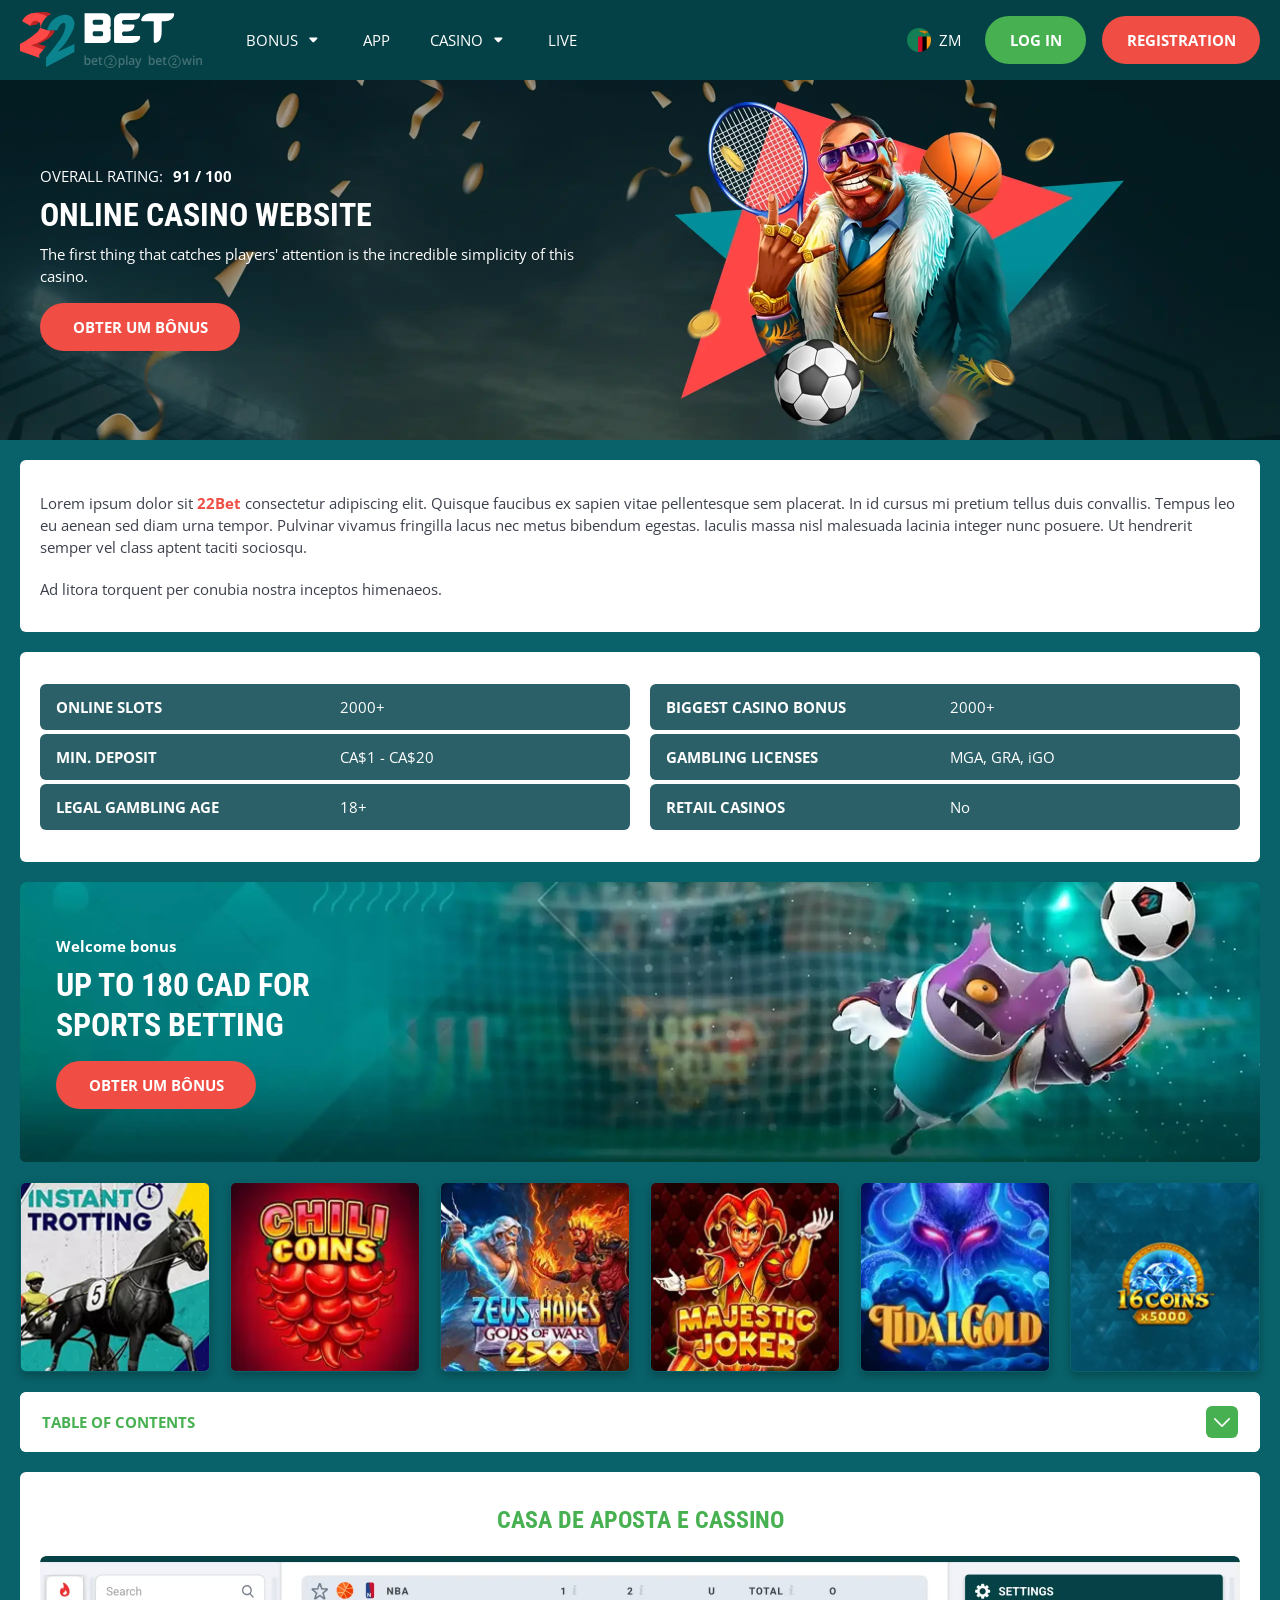
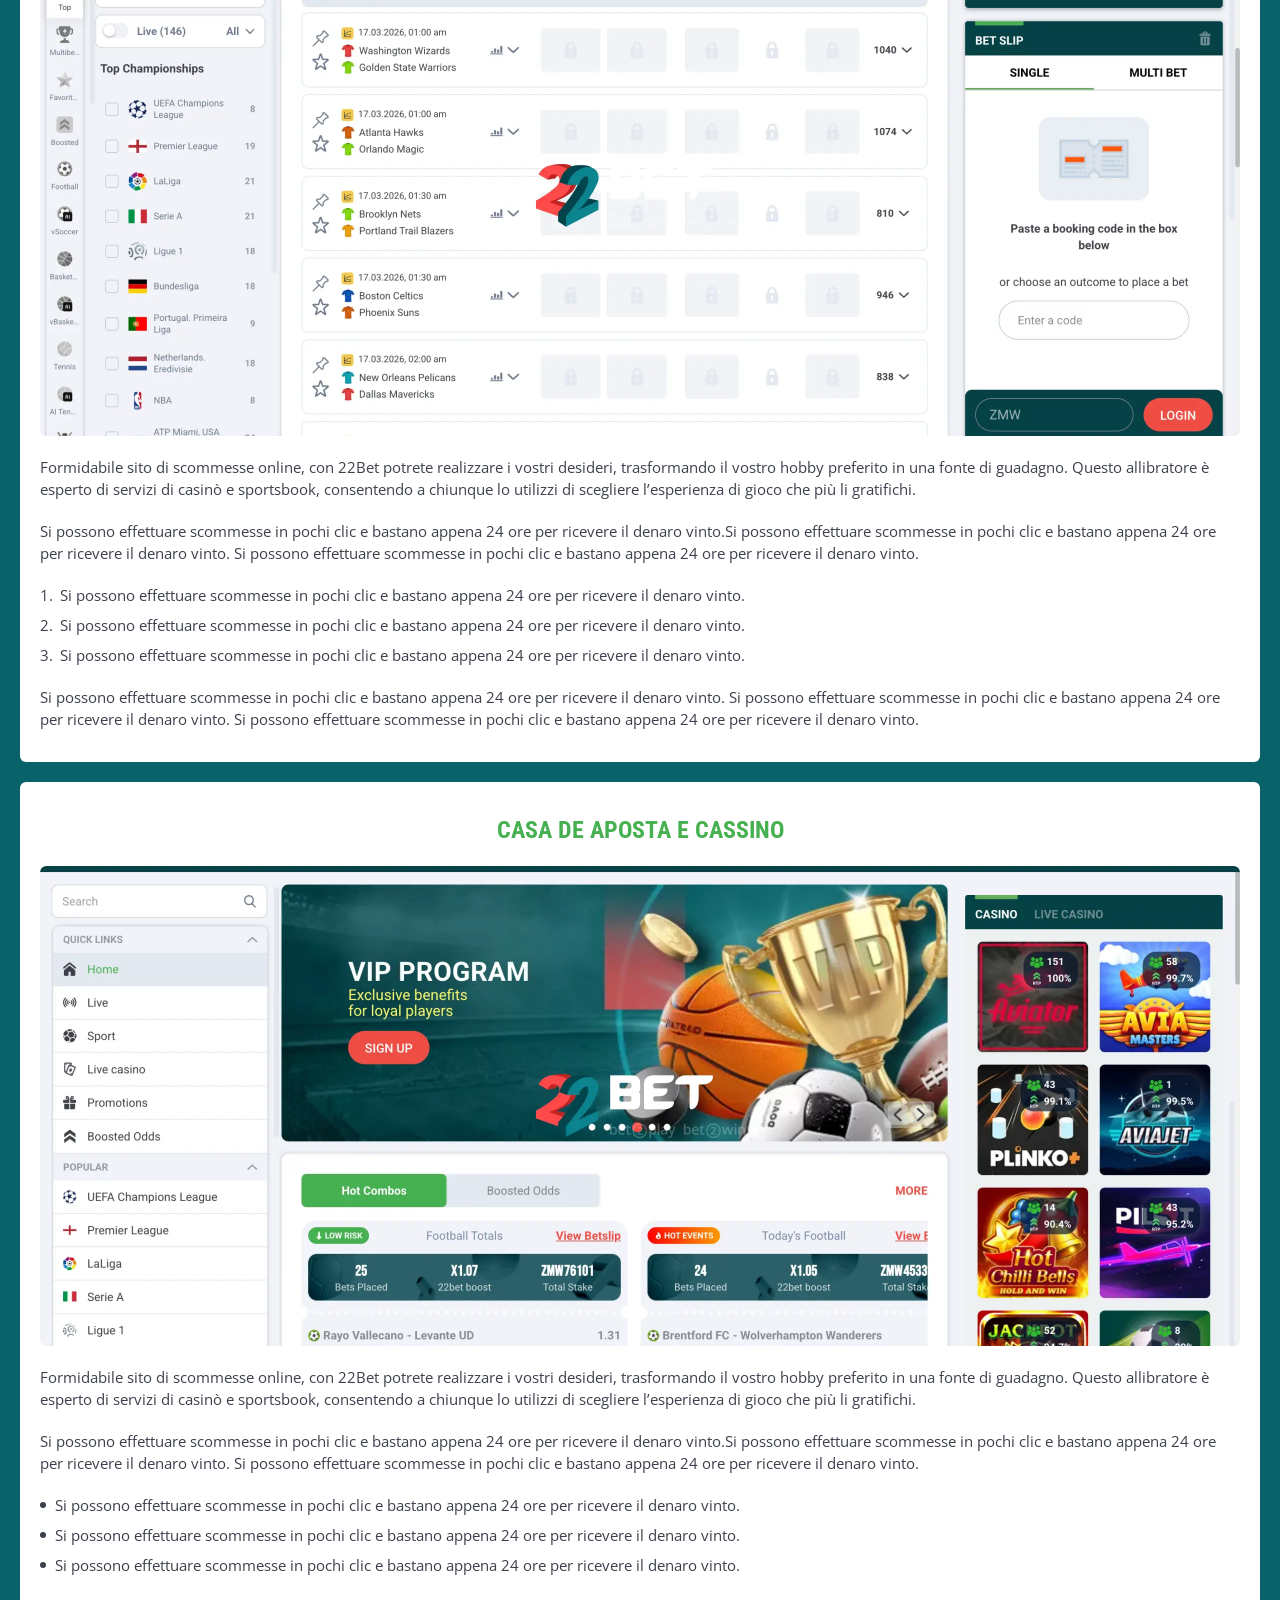
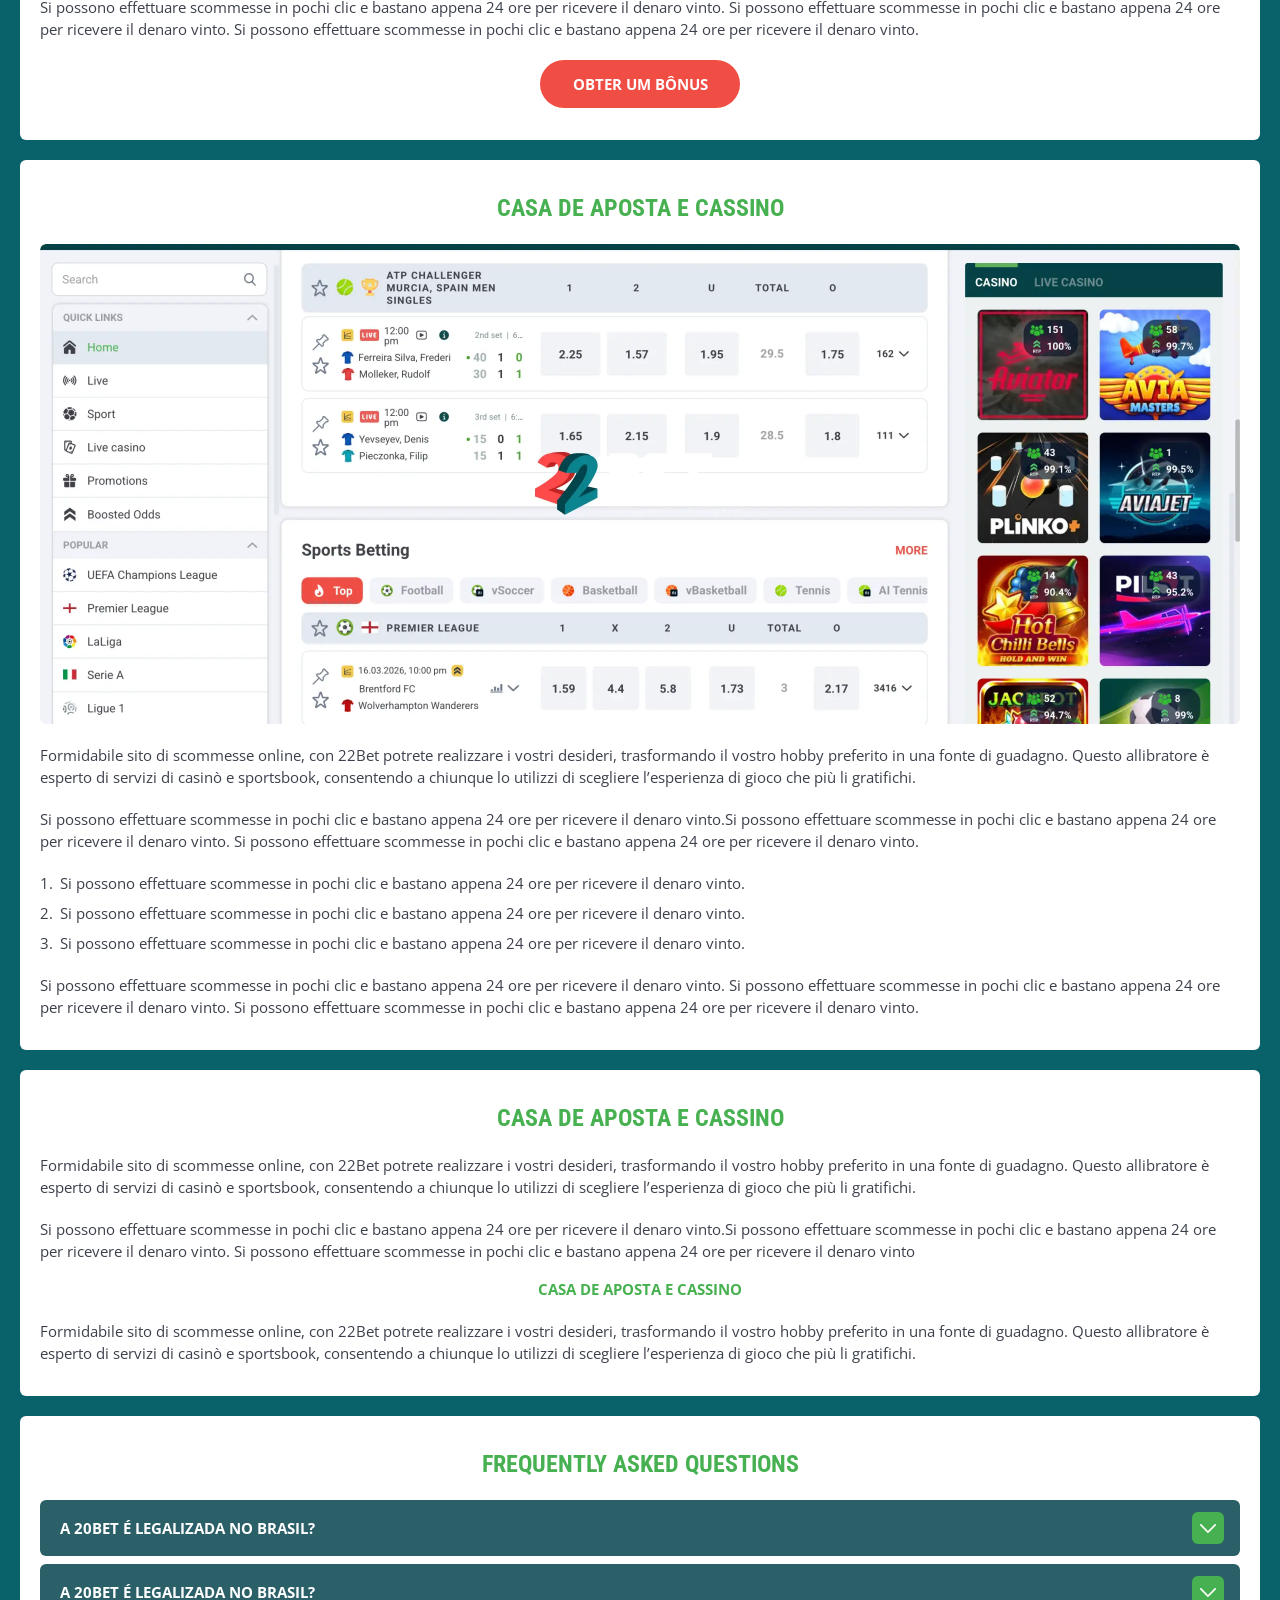
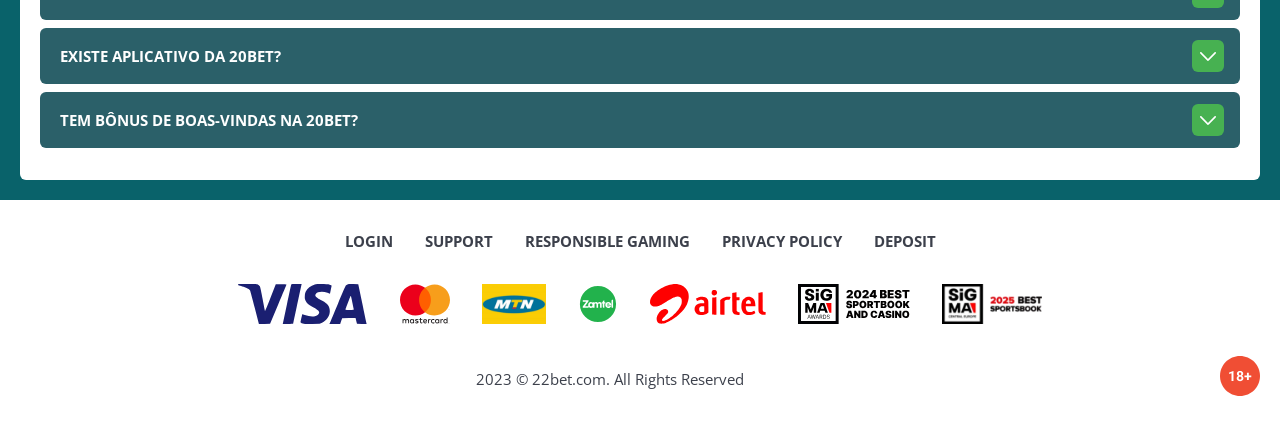
<file: index.html>
<!DOCTYPE html>
<html lang="zm">
  <head>
    <meta charset="UTF-8" />
   
    <meta name="viewport" content="width=device-width, initial-scale=1.0" />
    <title>22Bet </title>
    <meta name="description" content />
    <meta property="og:site_name" content />
    <meta property="og:title" content />
    <meta property="og:type" content="website" />
    <meta property="og:url" content />
    <meta property="og:image" content />
    <meta property="og:image:alt" content />
    <meta property="og:locale" content="zm" />
    <meta property="og:description" content />
    <link rel="preconnect" href="https://fonts.googleapis.com" />
    <link rel="preconnect" href="https://fonts.gstatic.com" crossorigin="anonymous" />
   <link href="https://fonts.googleapis.com/css2?family=Open+Sans:ital,wght@0,300..800;1,300..800&display=swap" rel="stylesheet">
<link href="https://fonts.googleapis.com/css?family=Roboto+Condensed&display=swap" rel="stylesheet">

   <link rel="stylesheet" href="./css/reset.css" />
    <link rel="stylesheet" href="./css/main.css" />
    <link rel="stylesheet" href="./css/media.css"/>
    <link rel="icon" href="./images/Group.png" type="image/x-icon"/>
    <script
    src="https://code.jquery.com/jquery-3.6.1.min.js"
    integrity="sha256-o88AwQnZB+VDvE9tvIXrMQaPlFFSUTR+nldQm1LuPXQ="
    crossorigin="anonymous"
  ></script>
  </head>
  <body>
    <header class="header">
      <section class="content header__content">
        <a href="./index.html" class="logo header__logo"
          ><img src="./images/logo.svg" alt="logo" title
        /></a>
        <button class="header__btn-menu" >
          <svg width="16px" height="16px" viewBox="0 0 16 16" xmlns="http://www.w3.org/2000/svg">
              <rect y="0" width="16" height="3" rx="1.5"></rect>
              <rect y="6.5" width="16" height="3" rx="1.5"></rect>
              <rect y="13" width="16" height="3" rx="1.5"></rect>
            </svg>
        </button>

          <nav class="menu header__menu">
            <ul class="header__menu-list">
                
              <li class="" >
              <div class="header__menu-wrapper">
                <div class="js-button-expander js-button-expander--menu" >
                <a href="./bonus.html" >
                <span>Bonus</span>
              </a>
              </div>
              <div class="header__menu-wrap js-expand-content js-expand-content--menu">
                <ul >
                  <li>
                    <a href="./freeSpins.html">
                    <span>Free Spins</span>
                  </a></li>
                  <li><a href="./promoCode.html">
                    <span>Promo Code</span>
                  </a>
                </li>
                  <li><a href="./welcomeBonus.html">
                    <span>Welcome Bonus</span>
                  </a>
                </li>
                <li><a href="./vip.html">
                    <span>VIP</span>
                  </a>
                </li>
                </ul>
              </div>
              </div>
               <a href="./bonus.html" class="header__menu-item">
                <span>Bonus</span>
              </a>
            </li>
              <li>
                <a href="./app.html">
                 App
                </a>
              </li>
              
              <li class="">
              <div class="header__menu-wrapper">
                <div class="js-button-expander js-button-expander--menu" >
                <a href="./casino.html" >
                <span> Casino</span>
              </a>
              </div>
              <div class="header__menu-wrap js-expand-content js-expand-content--menu">
                <ul >
                  <li>
                    <a href="./slots.html">
                    <span>Slots</span>
                  </a></li>
                 
                </ul>
              </div>
              </div>
               <a href="./casino.html" class="header__menu-item">
                <span>Casino</span>
              </a>
            </li>
               <li>
                <a href="./live.html">
               Live
                </a>
              </li>
              <li>
                    <a href="./freeSpins.html">
                    <span>Free Spins</span>
                  </a></li>
                  <li><a href="./promoCode.html">
                    <span>Promo Code</span>
                  </a>
                </li>
                  <li><a href="./welcomeBonus.html">
                    <span>Welcome Bonus</span>
                  </a>
                </li>
                <li><a href="./vip.html">
                    <span>VIP</span>
                  </a>
                </li>
             <li>
                    <a href="./slots.html">
                    <span>Slots</span>
                  </a></li>
             
             
            </ul>
            <div class="header__button header__button-menu " >
              <a href="#" class="button  button__login-menu">log in</a>
              <a href="#" class="button button__menu">registration</a>
            </div>
           
          </nav>
           <a href="" class="header__flag">
                <span><img src="./images/flag.png" alt="flag" title /></span>
                <span>zm</span>
              </a>
            <a href="#" class="button button__login">log in</a>
            <a href="#" class="button button__singup">registration</a>
            <!-- <div id="clock" class="header__time">00:00</div> -->
           
      </section>
    </header>
     <main class="main home main-page">
        <section class=" hero hero__page">
           
            <div class="background">
              <img src="./images/main/bg-main.webp" alt="hero" title />
              
            </div>
            <div class="hero__wrapper">
              <div class="hero__data">
                <div class="hero__rating" >
                  <p>Overall Rating:</p>
                 
                  <span >
                    <span >91</span>
                  <span>/</span> 
                  <span >100</span>
                  
                  </span>
                </div>
                <h1 class="title general hero__title">
                 Online Casino Website
                </h1>
                <p class="hero__text">The first thing that catches players' attention is the incredible simplicity of this casino.</p>
                <a href="#" class="button  hero__button">Obter um Bônus</a>
               
              </div>
             
            </div>
          </section>
      <section class="main__wrap main__wrap-page">
       
       <section class="content__wrapper content__wrapper-page">

         
        
       
          <section class="content article">
            <p>
             Lorem ipsum dolor sit <a href="#">22Bet</a> consectetur adipiscing elit. Quisque faucibus ex sapien vitae pellentesque sem placerat. In id cursus mi pretium tellus duis convallis. Tempus leo eu aenean sed diam urna tempor. Pulvinar vivamus fringilla lacus nec metus bibendum egestas. Iaculis massa nisl malesuada lacinia integer nunc posuere. Ut hendrerit semper vel class aptent taciti sociosqu.
            </p>
            <p>
             Ad litora torquent per conubia nostra inceptos himenaeos.
            </p>
          </section>
         
            <section class="content features">
           
              <table class="features__table">
               <tbody class="features__group">
                 
                   <tr>
                   <td>Online slots</td>
                   <td>2000+</td>
                  </tr>
                  <tr>
                   <td>Biggest casino bonus</td>
                   <td>2000+</td>
                  </tr>
                  <tr>
                   <td>Min. deposit</td>
                   <td>CA$1 - CA$20</td>
                  </tr>
              
                     <tr>
                     <td>Gambling licenses</td>
                     <td>MGA, GRA, iGO</td>
                   </tr>
                   <tr>
                     <td>Legal gambling age</td>
                     <td>18+</td>
                   </tr>
                   <tr>
                     <td>Retail casinos</td>
                     <td>No</td>
                   </tr>
                
               </tbody>
             </table>
            
         
           </section>  
             <section class="content banner">
            <div class="background  ">
              
              <img src="./images/main/banner-main.webp" alt="banner" title /> 
             
            </div>
            <div class="banner__info">
              <p class="banner__subtitle">Welcome bonus</p>
              <h2 class="title high banner__title-main">
                  
               up to 180 CAD
for sports betting
              </h2>
            
              <a href="#" class="button banner__button">Obter um Bônus</a>
            </div>
          </section>
           <section class="content casino">
           
              <ul class="casino__list">
                <li class="casino__item">
                    <div class="casino__wrapper">
                      <img class="casino__img" src="./images/main/card-main1.webp" alt="" title>
                    <div class="casino__hover casino__hover-live">
                        
                        <div class="casino-box">
                            
                        <a href="#" class="button  casino__buttons">Play now</a>
                        </div>
                    </div>
                    </div>
                    
                </li>
                <li class="casino__item">
                  <div class="casino__wrapper">
                    <img class="casino__img" src="./images/main/card-main2.webp" alt="" title>
                <div class="casino__hover casino__hover-live">
                      
                        <div class="casino-box">
                            
                        <a href="#" class="button  casino__buttons">Play now</a>
                        </div>
                    </div>
                  </div>
                 
              </li>
              <li class="casino__item">
                <div class="casino__wrapper">
                  <img class="casino__img" src="./images/main/card-main3.webp" alt="" title>
               <div class="casino__hover casino__hover-live">
                        
                        <div class="casino-box">
                            
                        <a href="#" class="button  casino__buttons">Play now</a>
                        </div>
                    </div>
               
            </li>
             <li class="casino__item">
                <div class="casino__wrapper">
                  <img class="casino__img" src="./images/main/card-main4.webp" alt="" title>
               <div class="casino__hover casino__hover-live">
                        
                        <div class="casino-box">
                            
                        <a href="#" class="button  casino__buttons">Play now</a>
                        </div>
                    </div>
               
            </li>
             <li class="casino__item">
                <div class="casino__wrapper">
                  <img class="casino__img" src="./images/main/card-main5.webp" alt="" title>
               <div class="casino__hover casino__hover-live">
                        
                        <div class="casino-box">
                            
                        <a href="#" class="button  casino__buttons">Play now</a>
                        </div>
                    </div>
               
            </li>
            <li class="casino__item">
                <div class="casino__wrapper">
                  <img class="casino__img" src="./images/main/card-main6.webp" alt="" title>
               <div class="casino__hover casino__hover-live">
                        
                        <div class="casino-box">
                            
                        <a href="#" class="button  casino__buttons">Play now</a>
                        </div>
                    </div>
               
            </li>
    
      

              </ul>
         </section>
              <section class="content menu-review__content">
              

            
                <div class="menu__review-desk menu__review-content">Table of Contents</div>
                <ul class="menu__review menu__review-list">
                  <li><a href="#">Casa de Aposta e Cassino</a></li>
                    <li><a href="#">Casa de Aposta e Cassino</a></li>
                      <li><a href="#">Casa de Aposta e Cassino</a></li>
                        <li><a href="#">Casa de Aposta e Cassino</a></li>
                          <li><a href="#">Frequently Asked Questions</a></li>
                 
                </ul>
             
          
          </section>
          
        
          <section class="content article">
            <h2 class="title high article__title">Casa de Aposta e Cassino</h2>
             <div class="images">
              <img src="./images/main/image1-main.webp" alt="banner" title />
            </div>
            <p>
             Formidabile sito di scommesse online, con 22Bet potrete realizzare i vostri desideri, trasformando il vostro hobby preferito in una fonte di guadagno. Questo allibratore è esperto di servizi di casinò e sportsbook, consentendo a chiunque lo utilizzi di scegliere l’esperienza di gioco che più li gratifichi.
            </p>
            <p>
             Si possono effettuare scommesse in pochi clic e bastano appena 24 ore per ricevere il denaro vinto.Si possono effettuare scommesse in pochi clic e bastano appena 24 ore per ricevere il denaro vinto. Si possono effettuare scommesse in pochi clic e bastano appena 24 ore per ricevere il denaro vinto.
            </p>
           <ol>
              <li>Si possono effettuare scommesse in pochi clic e bastano appena 24 ore per ricevere il denaro vinto.</li>
              <li>Si possono effettuare scommesse in pochi clic e bastano appena 24 ore per ricevere il denaro vinto.</li>
              <li>Si possono effettuare scommesse in pochi clic e bastano appena 24 ore per ricevere il denaro vinto.</li>
            </ol>
            <p>Si possono effettuare scommesse in pochi clic e bastano appena 24 ore per ricevere il denaro vinto. Si possono effettuare scommesse in pochi clic e bastano appena 24 ore per ricevere il denaro vinto. Si possono effettuare scommesse in pochi clic e bastano appena 24 ore per ricevere il denaro vinto.</p>
          </section>
           <section class="content article">
            <h2 class="title high article__title">Casa de Aposta e Cassino</h2>
             <div class="images">
              <img src="./images/main/image2-main.webp" alt="banner" title />
            </div>
            <p>
             Formidabile sito di scommesse online, con 22Bet potrete realizzare i vostri desideri, trasformando il vostro hobby preferito in una fonte di guadagno. Questo allibratore è esperto di servizi di casinò e sportsbook, consentendo a chiunque lo utilizzi di scegliere l’esperienza di gioco che più li gratifichi.
            </p>
            <p>
             Si possono effettuare scommesse in pochi clic e bastano appena 24 ore per ricevere il denaro vinto.Si possono effettuare scommesse in pochi clic e bastano appena 24 ore per ricevere il denaro vinto. Si possono effettuare scommesse in pochi clic e bastano appena 24 ore per ricevere il denaro vinto.
            </p>
           <ul>
              <li>Si possono effettuare scommesse in pochi clic e bastano appena 24 ore per ricevere il denaro vinto.</li>
              <li>Si possono effettuare scommesse in pochi clic e bastano appena 24 ore per ricevere il denaro vinto.</li>
              <li>Si possono effettuare scommesse in pochi clic e bastano appena 24 ore per ricevere il denaro vinto.</li>
            </ul>
            <p>Si possono effettuare scommesse in pochi clic e bastano appena 24 ore per ricevere il denaro vinto. Si possono effettuare scommesse in pochi clic e bastano appena 24 ore per ricevere il denaro vinto. Si possono effettuare scommesse in pochi clic e bastano appena 24 ore per ricevere il denaro vinto.</p>
         <a href="#" class="button">Obter um Bônus</a>
          </section>
           <section class="content article">
            <h2 class="title high article__title">Casa de Aposta e Cassino</h2>
             <div class="images">
              <img src="./images/main/image3-main.webp" alt="banner" title />
            </div>
            <p>
             Formidabile sito di scommesse online, con 22Bet potrete realizzare i vostri desideri, trasformando il vostro hobby preferito in una fonte di guadagno. Questo allibratore è esperto di servizi di casinò e sportsbook, consentendo a chiunque lo utilizzi di scegliere l’esperienza di gioco che più li gratifichi.
            </p>
            <p>
             Si possono effettuare scommesse in pochi clic e bastano appena 24 ore per ricevere il denaro vinto.Si possono effettuare scommesse in pochi clic e bastano appena 24 ore per ricevere il denaro vinto. Si possono effettuare scommesse in pochi clic e bastano appena 24 ore per ricevere il denaro vinto.
            </p>
           <ol>
              <li>Si possono effettuare scommesse in pochi clic e bastano appena 24 ore per ricevere il denaro vinto.</li>
              <li>Si possono effettuare scommesse in pochi clic e bastano appena 24 ore per ricevere il denaro vinto.</li>
              <li>Si possono effettuare scommesse in pochi clic e bastano appena 24 ore per ricevere il denaro vinto.</li>
            </ol>
            <p>Si possono effettuare scommesse in pochi clic e bastano appena 24 ore per ricevere il denaro vinto. Si possono effettuare scommesse in pochi clic e bastano appena 24 ore per ricevere il denaro vinto. Si possono effettuare scommesse in pochi clic e bastano appena 24 ore per ricevere il denaro vinto.</p>
          </section>
           <section class="content article">
            <h2 class="title high article__title">Casa de Aposta e Cassino</h2>
            <p>Formidabile sito di scommesse online, con 22Bet potrete realizzare i vostri desideri, trasformando il vostro hobby preferito in una fonte di guadagno. Questo allibratore è esperto di servizi di casinò e sportsbook, consentendo a chiunque lo utilizzi di scegliere l’esperienza di gioco che più li gratifichi.</p>
            <p>Si possono effettuare scommesse in pochi clic e bastano appena 24 ore per ricevere il denaro vinto.Si possono effettuare scommesse in pochi clic e bastano appena 24 ore per ricevere il denaro vinto. Si possono effettuare scommesse in pochi clic e bastano appena 24 ore per ricevere il denaro vinto</p>
            <h3>Casa de Aposta e Cassino</h3>
            <p>Formidabile sito di scommesse online, con 22Bet potrete realizzare i vostri desideri, trasformando il vostro hobby preferito in una fonte di guadagno. Questo allibratore è esperto di servizi di casinò e sportsbook, consentendo a chiunque lo utilizzi di scegliere l’esperienza di gioco che più li gratifichi.</p>
           </section>

          <section class="content faq">
            <h2 class="title high faq__title">Frequently Asked Questions</h2>
            <ul class="faq__list " >
              <li class="faq__item"  >
                <h3 class="title medium faq__subtitle js-button-expander js-button-expander--faq"  >A 20Bet é legalizada no Brasil?
                 </h3>
                <div  class="faq__answer js-expand-content js-expand-content--faq" >
                  <p  >
                    Sim, a casa de apostas tem licença emitida por Curaçao, que é reconhecida no Brasil e a permite atuar por aqui.
                  </p>
                </div>
              </li>
              <li class="faq__item"  >
                <h3 class="title medium faq__subtitle js-button-expander js-button-expander--faq"  >A 20Bet é legalizada no Brasil?</h3>
                <div class="faq__answer js-expand-content js-expand-content--faq" >
                  <p  >
                    Sim, a casa de apostas tem licença emitida por Curaçao, que é reconhecida no Brasil e a permite atuar por aqui.
                  </p>
                </div>
              </li> 
              <li class="faq__item"  >
                <h3 class="title medium faq__subtitle js-button-expander js-button-expander--faq"  >Existe aplicativo da 20Bet?</h3>
                <div class="faq__answer js-expand-content js-expand-content--faq" >
                  <p  >
                   Sim, disponível para sistemas operacionais iOS e Android.
                  </p>
                </div>
              </li> 
              <li class="faq__item"  >
                <h3 class="title medium faq__subtitle js-button-expander js-button-expander--faq"  >Tem bônus de boas-vindas na 20Bet?</h3>
                <div class="faq__answer js-expand-content js-expand-content--faq" >
                  <p  >
                   O pacote especial para novos usuários da 20Bet paga 100% sobre o primeiro depósito, com limite de 600 BRL.
                  </p>
                </div>
              </li> 
             
            </ul>
          </section>
          
        </section> 
      
        <div class=""  onclick="scrollToTop()">
          <button class="main__arrow" id="scrollToTopBtn"></button>
        </div> 
        
      </section>
    </main> 
     <footer class=" footer ">
      <section class="content footer__content">
        <ul class="footer__menu">
         <li><a href="./login.html">Login</a></li>
         <li><a href="./support.html">Support</a></li>
         <li><a href="./responsible.html">Responsible Gaming</a></li>
         <li><a href="./policy.html">Privacy Policy</a></li>
         <li><a href="./deposit.html">Deposit</a></li>
        </ul>
       
          <ul class="footer__cards-list">
           
            <li>
              <a href="#"
                ><img src="./images/footer-img1.svg" alt="cardpay" title
              /></a>
            </li>
             <li>
              <a href="#"
                ><img src="./images/footer-img2.svg" alt="cardpay" title
              /></a>
            </li>
             <li>
              <a href="#"
                ><img src="./images/footer-img3.svg" alt="cardpay" title
              /></a>
            </li>
             <li>
              <a href="#"
                ><img src="./images/footer-img4.svg" alt="cardpay" title
              /></a>
            </li>
             <li>
              <a href="#"
                ><img src="./images/footer-img5.svg" alt="cardpay" title
              /></a>
            </li>
             <li>
              <a href="#"
                ><img src="./images/footer-img6.svg" alt="cardpay" title
              /></a>
            </li>
             <li>
              <a href="#"
                ><img src="./images/footer-img7.svg" alt="cardpay" title
              /></a>
            </li>
           
            
          </ul>
       
        <div class="footer__wrapp">
          <div class="footer__text">
           
            <p>2023 &copy; 22bet.com. All Rights Reserved
</p>
           
          </div>
          <div class="footer__age">
            <img src="./images/age.svg" alt="age" title />
          </div>
        </div>
      
      </section>
    </footer>
    <script src="./js/arrowUp.js" defer></script>
    <script src="./js/sidebar.js" defer></script>
    <script src="./js/expander.js" defer></script>
    <script src="./js/mobile-menu.js" defer></script>
    <!-- <script src="./js/clock.js" defer></script> -->
  </body>
</html>
</file>
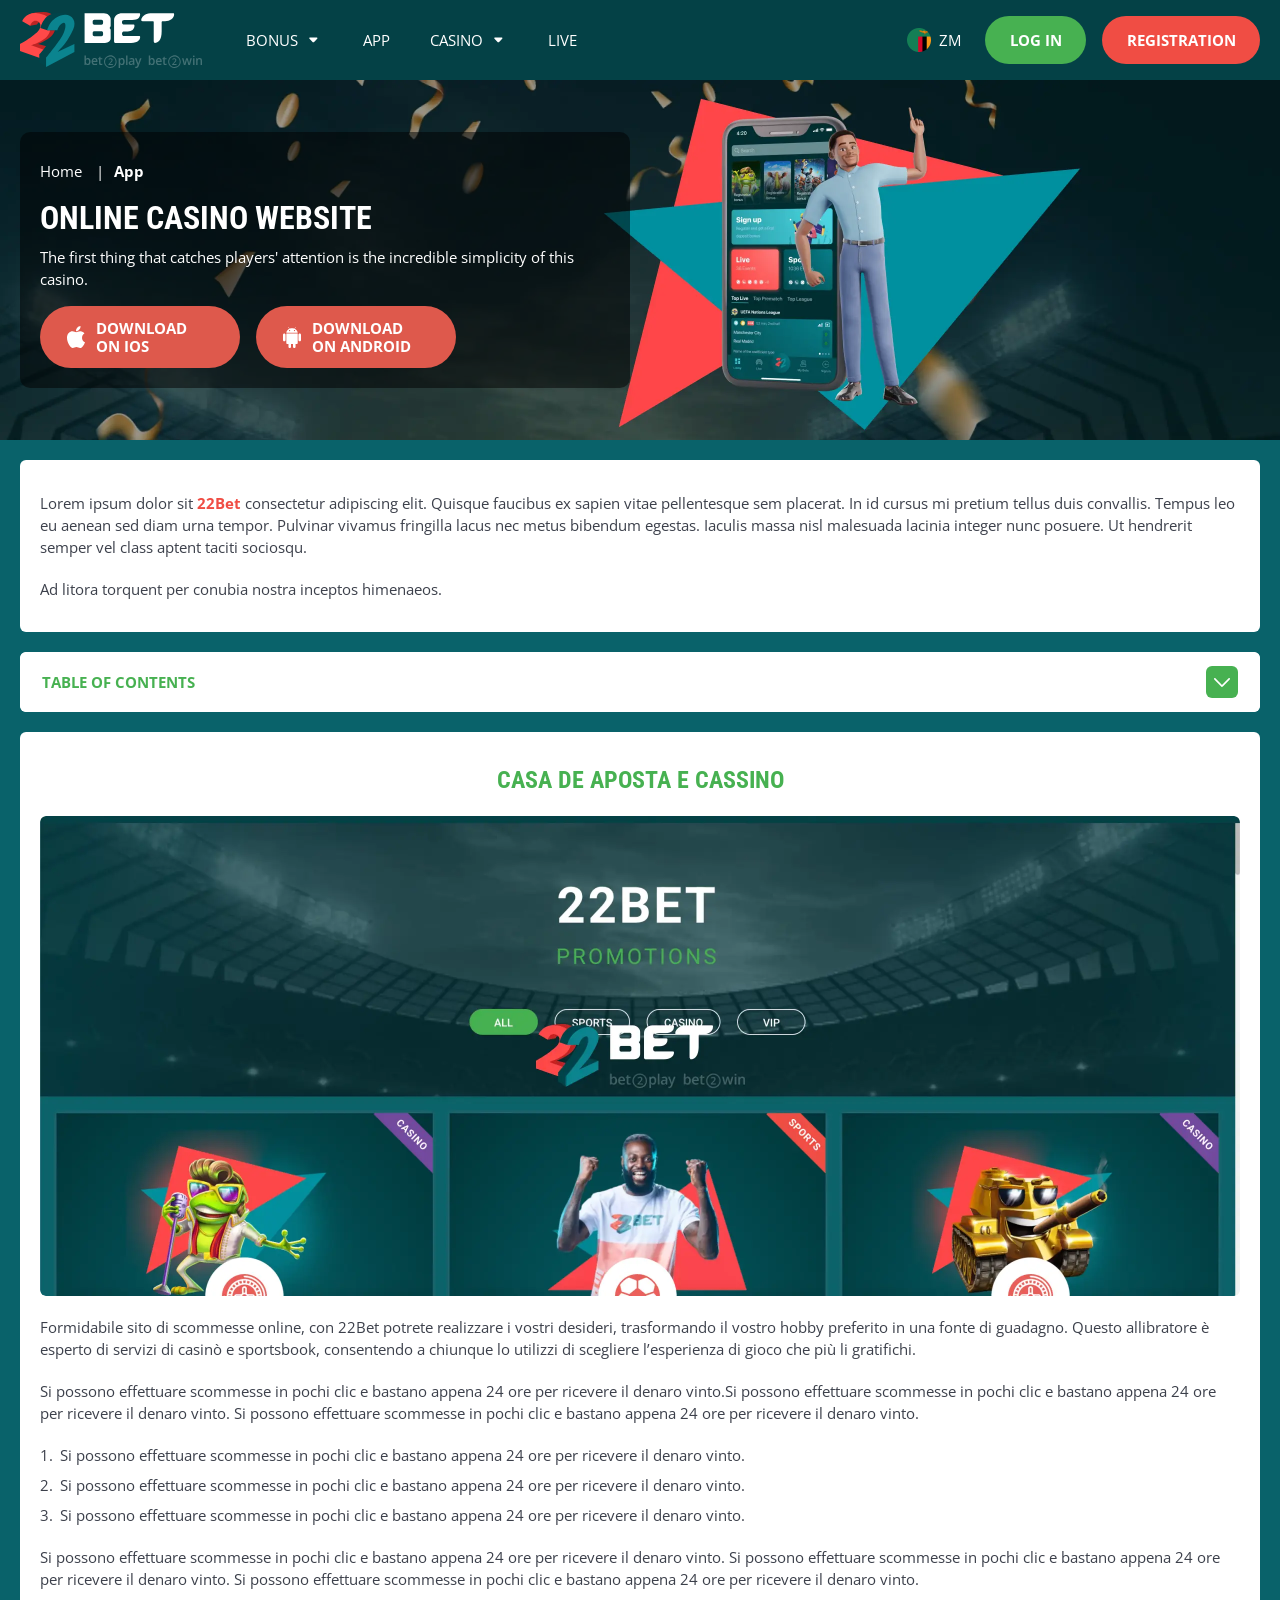
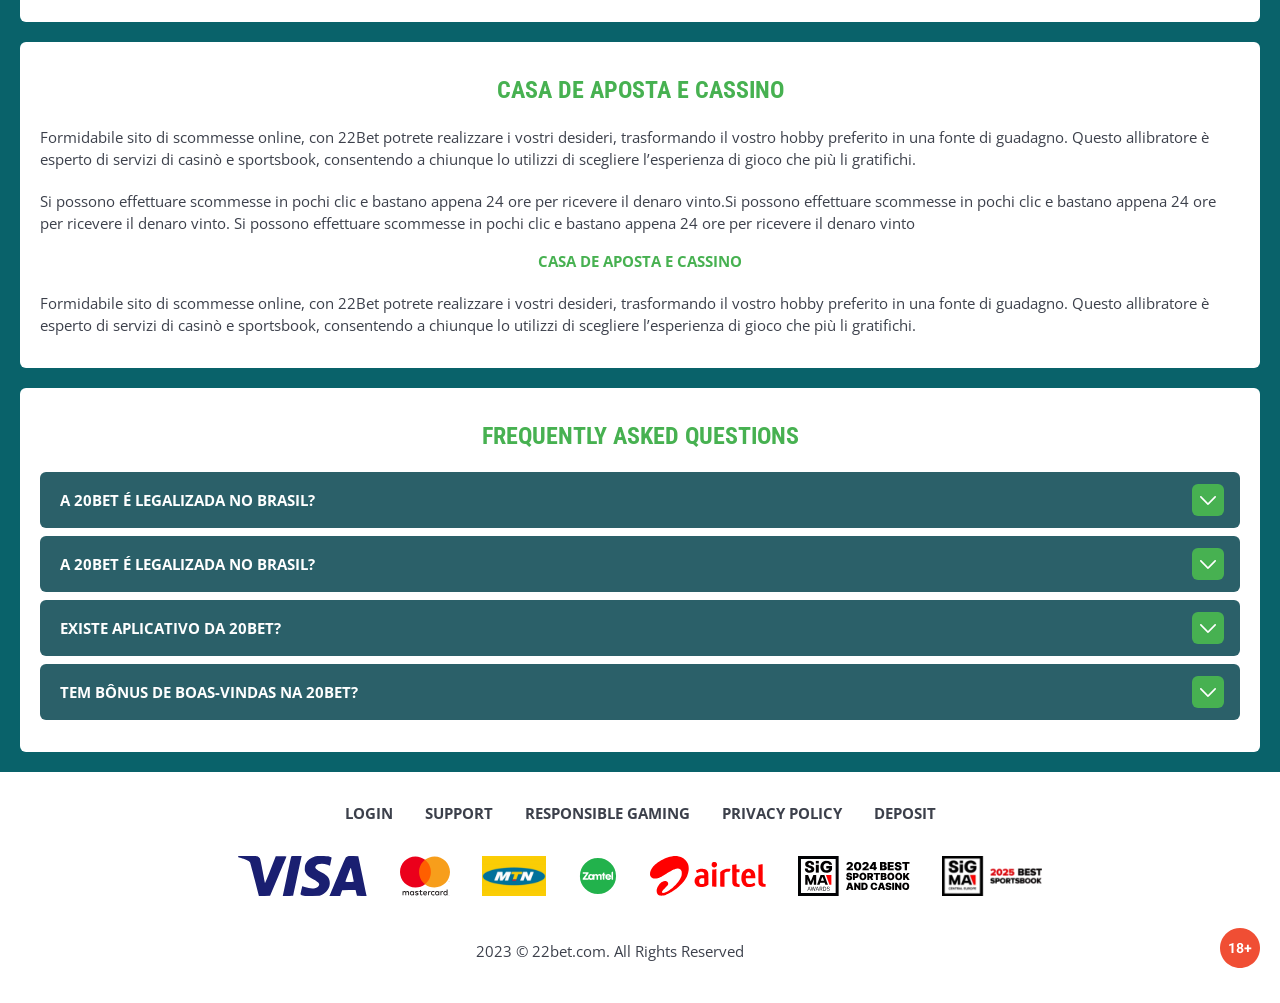
<file: app.html>
<!DOCTYPE html>
<html lang="zm">
  <head>
    <meta charset="UTF-8" />
   
    <meta name="viewport" content="width=device-width, initial-scale=1.0" />
    <title>22Bet </title>
    <meta name="description" content />
    <meta property="og:site_name" content />
    <meta property="og:title" content />
    <meta property="og:type" content="website" />
    <meta property="og:url" content />
    <meta property="og:image" content />
    <meta property="og:image:alt" content />
    <meta property="og:locale" content="zm" />
    <meta property="og:description" content />
    <link rel="preconnect" href="https://fonts.googleapis.com" />
    <link rel="preconnect" href="https://fonts.gstatic.com" crossorigin="anonymous" />
   <link href="https://fonts.googleapis.com/css2?family=Open+Sans:ital,wght@0,300..800;1,300..800&display=swap" rel="stylesheet">
<link href="https://fonts.googleapis.com/css?family=Roboto+Condensed&display=swap" rel="stylesheet">

   <link rel="stylesheet" href="./css/reset.css" />
    <link rel="stylesheet" href="./css/main.css" />
    <link rel="stylesheet" href="./css/media.css"/>
    <link rel="icon" href="./images/Group.png" type="image/x-icon"/>
    <script
    src="https://code.jquery.com/jquery-3.6.1.min.js"
    integrity="sha256-o88AwQnZB+VDvE9tvIXrMQaPlFFSUTR+nldQm1LuPXQ="
    crossorigin="anonymous"
  ></script>
  </head>
  <body>
    <header class="header">
      <section class="content header__content">
        <a href="./index.html" class="logo header__logo"
          ><img src="./images/logo.svg" alt="logo" title
        /></a>
        <button class="header__btn-menu" >
          <svg width="16px" height="16px" viewBox="0 0 16 16" xmlns="http://www.w3.org/2000/svg">
              <rect y="0" width="16" height="3" rx="1.5"></rect>
              <rect y="6.5" width="16" height="3" rx="1.5"></rect>
              <rect y="13" width="16" height="3" rx="1.5"></rect>
            </svg>
        </button>

          <nav class="menu header__menu">
            <ul class="header__menu-list">
                
              <li class="">
              <div class="header__menu-wrapper">
                <div class="js-button-expander js-button-expander--menu" >
                <a href="./bonus.html" >
                <span>Bonus</span>
              </a>
              </div>
              <div class="header__menu-wrap js-expand-content js-expand-content--menu">
                <ul >
                  <li>
                    <a href="./freeSpins.html">
                    <span>Free Spins</span>
                  </a></li>
                  <li><a href="./promoCode.html">
                    <span>Promo Code</span>
                  </a>
                </li>
                  <li><a href="./welcomeBonus.html">
                    <span>Welcome Bonus</span>
                  </a>
                </li>
                <li><a href="./vip.html">
                    <span>VIP</span>
                  </a>
                </li>
                </ul>
              </div>
              </div>
               <a href="./bonus.html" class="header__menu-item">
                <span>Bonus</span>
              </a>
            </li>
              <li>
                <a href="./app.html">
                 App
                </a>
              </li>
              
              <li class="">
              <div class="header__menu-wrapper">
                <div class="js-button-expander js-button-expander--menu" >
                <a href="./casino.html" >
                <span> Casino</span>
              </a>
              </div>
              <div class="header__menu-wrap js-expand-content js-expand-content--menu">
                <ul >
                  <li>
                    <a href="./slots.html">
                    <span>Slots</span>
                  </a></li>
                 
                </ul>
              </div>
              </div>
               <a href="./casino.html" class="header__menu-item">
                <span>Casino</span>
              </a>
            </li>
               <li>
                <a href="./live.html">
               Live
                </a>
              </li>
              <li>
                    <a href="./freeSpins.html">
                    <span>Free Spins</span>
                  </a></li>
                  <li><a href="./promoCode.html">
                    <span>Promo Code</span>
                  </a>
                </li>
                  <li><a href="./welcomeBonus.html">
                    <span>Welcome Bonus</span>
                  </a>
                </li>
                <li><a href="./vip.html">
                    <span>VIP</span>
                  </a>
                </li>
             <li>
                    <a href="./slots.html">
                    <span>Slots</span>
                  </a></li>
             
             
            </ul>
            <div class="header__button header__button-menu " >
              <a href="#" class="button  button__login-menu">log in</a>
              <a href="#" class="button button__menu">registration</a>
            </div>
           
          </nav>
           <a href="" class="header__flag">
                <span><img src="./images/flag.png" alt="flag" title /></span>
                <span>zm</span>
              </a>
            <a href="#" class="button button__login">log in</a>
            <a href="#" class="button button__singup">registration</a>
            <!-- <div id="clock" class="header__time">00:00</div>
            -->
      </section>
    </header>
     <main class="main home main-page">
        <section class=" hero hero__page hero__page-app">
           
            <div class="background background-page">
              <img src="./images/app/bg-app.webp" alt="hero" title />
              
            </div>
            <div class="hero__wrapper hero__wrapper-page">
              <div class="hero__data hero__data-app">
                <ul
                class="breadcrumbs "
                
              >
                <li
                  
                >
                  <a href="#" >
                    <span >Home</span></a
                  >
                 
                </li>
                <li
                  
                >
                  <a href="#" > <span >App</span></a>
                 
                </li>
              </ul>
                <h1 class="title general hero__title">
                  Online Casino Website
                </h1>
                 <p class="hero__text">The first thing that catches players' attention is the incredible simplicity of this casino.</p>
               
              <div class="banner__content banner__content-app">
             
                  <a href="#" class="banner__btn banner__btn-app">
                    <img src="./images/main/apple-app.svg" alt="icon" title>
                   Download </br>
on iOS
                  </a>
                  <a href="#" class="banner__btn banner__btn-android"
                    > <img src="./images/main/android-app.svg" alt="icon" title>Download </br>
on Android</a
                  >
                </div>
              </div>
             
            </div>
          </section>
      <section class="main__wrap main__wrap-page">
       
       <section class="content__wrapper content__wrapper-page">

         
        
       
          <section class="content article">
            <p>
             Lorem ipsum dolor sit <a href="#">22Bet</a> consectetur adipiscing elit. Quisque faucibus ex sapien vitae pellentesque sem placerat. In id cursus mi pretium tellus duis convallis. Tempus leo eu aenean sed diam urna tempor. Pulvinar vivamus fringilla lacus nec metus bibendum egestas. Iaculis massa nisl malesuada lacinia integer nunc posuere. Ut hendrerit semper vel class aptent taciti sociosqu.
            </p>
            <p>
             Ad litora torquent per conubia nostra inceptos himenaeos.
            </p>
          </section>
         
              <section class="content menu-review__content">
              

            
                <div class="menu__review-desk menu__review-content">Table of Contents</div>
                <ul class="menu__review menu__review-list">
                  <li><a href="#">Casa de Aposta e Cassino</a></li>
                    <li><a href="#">Casa de Aposta e Cassino</a></li>
                      <li><a href="#">Casa de Aposta e Cassino</a></li>
                        <li><a href="#">Casa de Aposta e Cassino</a></li>
                          <li><a href="#">Frequently Asked Questions</a></li>
                 
                </ul>
             
          
          </section>
          
        
          <section class="content article">
            <h2 class="title high article__title">Casa de Aposta e Cassino</h2>
             <div class="images">
              <img src="./images/app/image1-app.webp" alt="banner" title />
            </div>
            <p>
             Formidabile sito di scommesse online, con 22Bet potrete realizzare i vostri desideri, trasformando il vostro hobby preferito in una fonte di guadagno. Questo allibratore è esperto di servizi di casinò e sportsbook, consentendo a chiunque lo utilizzi di scegliere l’esperienza di gioco che più li gratifichi.
            </p>
            <p>
             Si possono effettuare scommesse in pochi clic e bastano appena 24 ore per ricevere il denaro vinto.Si possono effettuare scommesse in pochi clic e bastano appena 24 ore per ricevere il denaro vinto. Si possono effettuare scommesse in pochi clic e bastano appena 24 ore per ricevere il denaro vinto.
            </p>
           <ol>
              <li>Si possono effettuare scommesse in pochi clic e bastano appena 24 ore per ricevere il denaro vinto.</li>
              <li>Si possono effettuare scommesse in pochi clic e bastano appena 24 ore per ricevere il denaro vinto.</li>
              <li>Si possono effettuare scommesse in pochi clic e bastano appena 24 ore per ricevere il denaro vinto.</li>
            </ol>
            <p>Si possono effettuare scommesse in pochi clic e bastano appena 24 ore per ricevere il denaro vinto. Si possono effettuare scommesse in pochi clic e bastano appena 24 ore per ricevere il denaro vinto. Si possono effettuare scommesse in pochi clic e bastano appena 24 ore per ricevere il denaro vinto.</p>
          </section>
         
         
           <section class="content article">
            <h2 class="title high article__title">Casa de Aposta e Cassino</h2>
            <p>Formidabile sito di scommesse online, con 22Bet potrete realizzare i vostri desideri, trasformando il vostro hobby preferito in una fonte di guadagno. Questo allibratore è esperto di servizi di casinò e sportsbook, consentendo a chiunque lo utilizzi di scegliere l’esperienza di gioco che più li gratifichi.</p>
            <p>Si possono effettuare scommesse in pochi clic e bastano appena 24 ore per ricevere il denaro vinto.Si possono effettuare scommesse in pochi clic e bastano appena 24 ore per ricevere il denaro vinto. Si possono effettuare scommesse in pochi clic e bastano appena 24 ore per ricevere il denaro vinto</p>
            <h3>Casa de Aposta e Cassino</h3>
            <p>Formidabile sito di scommesse online, con 22Bet potrete realizzare i vostri desideri, trasformando il vostro hobby preferito in una fonte di guadagno. Questo allibratore è esperto di servizi di casinò e sportsbook, consentendo a chiunque lo utilizzi di scegliere l’esperienza di gioco che più li gratifichi.</p>
           </section>

          <section class="content faq">
            <h2 class="title high faq__title">Frequently Asked Questions</h2>
            <ul class="faq__list " >
              <li class="faq__item"  >
                <h3 class="title medium faq__subtitle js-button-expander js-button-expander--faq"  >A 20Bet é legalizada no Brasil?
                 </h3>
                <div  class="faq__answer js-expand-content js-expand-content--faq" >
                  <p  >
                    Sim, a casa de apostas tem licença emitida por Curaçao, que é reconhecida no Brasil e a permite atuar por aqui.
                  </p>
                </div>
              </li>
              <li class="faq__item"  >
                <h3 class="title medium faq__subtitle js-button-expander js-button-expander--faq"  >A 20Bet é legalizada no Brasil?</h3>
                <div class="faq__answer js-expand-content js-expand-content--faq" >
                  <p  >
                    Sim, a casa de apostas tem licença emitida por Curaçao, que é reconhecida no Brasil e a permite atuar por aqui.
                  </p>
                </div>
              </li> 
              <li class="faq__item"  >
                <h3 class="title medium faq__subtitle js-button-expander js-button-expander--faq"  >Existe aplicativo da 20Bet?</h3>
                <div class="faq__answer js-expand-content js-expand-content--faq" >
                  <p  >
                   Sim, disponível para sistemas operacionais iOS e Android.
                  </p>
                </div>
              </li> 
              <li class="faq__item"  >
                <h3 class="title medium faq__subtitle js-button-expander js-button-expander--faq"  >Tem bônus de boas-vindas na 20Bet?</h3>
                <div class="faq__answer js-expand-content js-expand-content--faq" >
                  <p  >
                   O pacote especial para novos usuários da 20Bet paga 100% sobre o primeiro depósito, com limite de 600 BRL.
                  </p>
                </div>
              </li> 
             
            </ul>
          </section>
          
        </section> 
      
        <div class=""  onclick="scrollToTop()">
          <button class="main__arrow" id="scrollToTopBtn"></button>
        </div> 
        
      </section>
    </main> 
 <footer class=" footer ">
      <section class="content footer__content">
        <ul class="footer__menu">
         <li><a href="./login.html">Login</a></li>
         <li><a href="./support.html">Support</a></li>
         <li><a href="./responsible.html">Responsible Gaming</a></li>
         <li><a href="./policy.html">Privacy Policy</a></li>
         <li><a href="./deposit.html">Deposit</a></li>
        </ul>
       
         
          <ul class="footer__cards-list">
           
            <li>
              <a href="#"
                ><img src="./images/footer-img1.svg" alt="cardpay" title
              /></a>
            </li>
             <li>
              <a href="#"
                ><img src="./images/footer-img2.svg" alt="cardpay" title
              /></a>
            </li>
             <li>
              <a href="#"
                ><img src="./images/footer-img3.svg" alt="cardpay" title
              /></a>
            </li>
             <li>
              <a href="#"
                ><img src="./images/footer-img4.svg" alt="cardpay" title
              /></a>
            </li>
             <li>
              <a href="#"
                ><img src="./images/footer-img5.svg" alt="cardpay" title
              /></a>
            </li>
             <li>
              <a href="#"
                ><img src="./images/footer-img6.svg" alt="cardpay" title
              /></a>
            </li>
             <li>
              <a href="#"
                ><img src="./images/footer-img7.svg" alt="cardpay" title
              /></a>
            </li>
           
            
          </ul>
       
        <div class="footer__wrapp">
          <div class="footer__text">
           
            <p>2023 &copy; 22bet.com. All Rights Reserved
</p>
           
          </div>
          <div class="footer__age">
            <img src="./images/age.svg" alt="age" title />
          </div>
        </div>
      
      </section>
    </footer>
    <script src="./js/arrowUp.js" defer></script>
    <script src="./js/sidebar.js" defer></script>
    <script src="./js/expander.js" defer></script>
    <script src="./js/mobile-menu.js" defer></script>
    <!-- <script src="./js/clock.js" defer></script> -->
  </body>
</html>
</file>
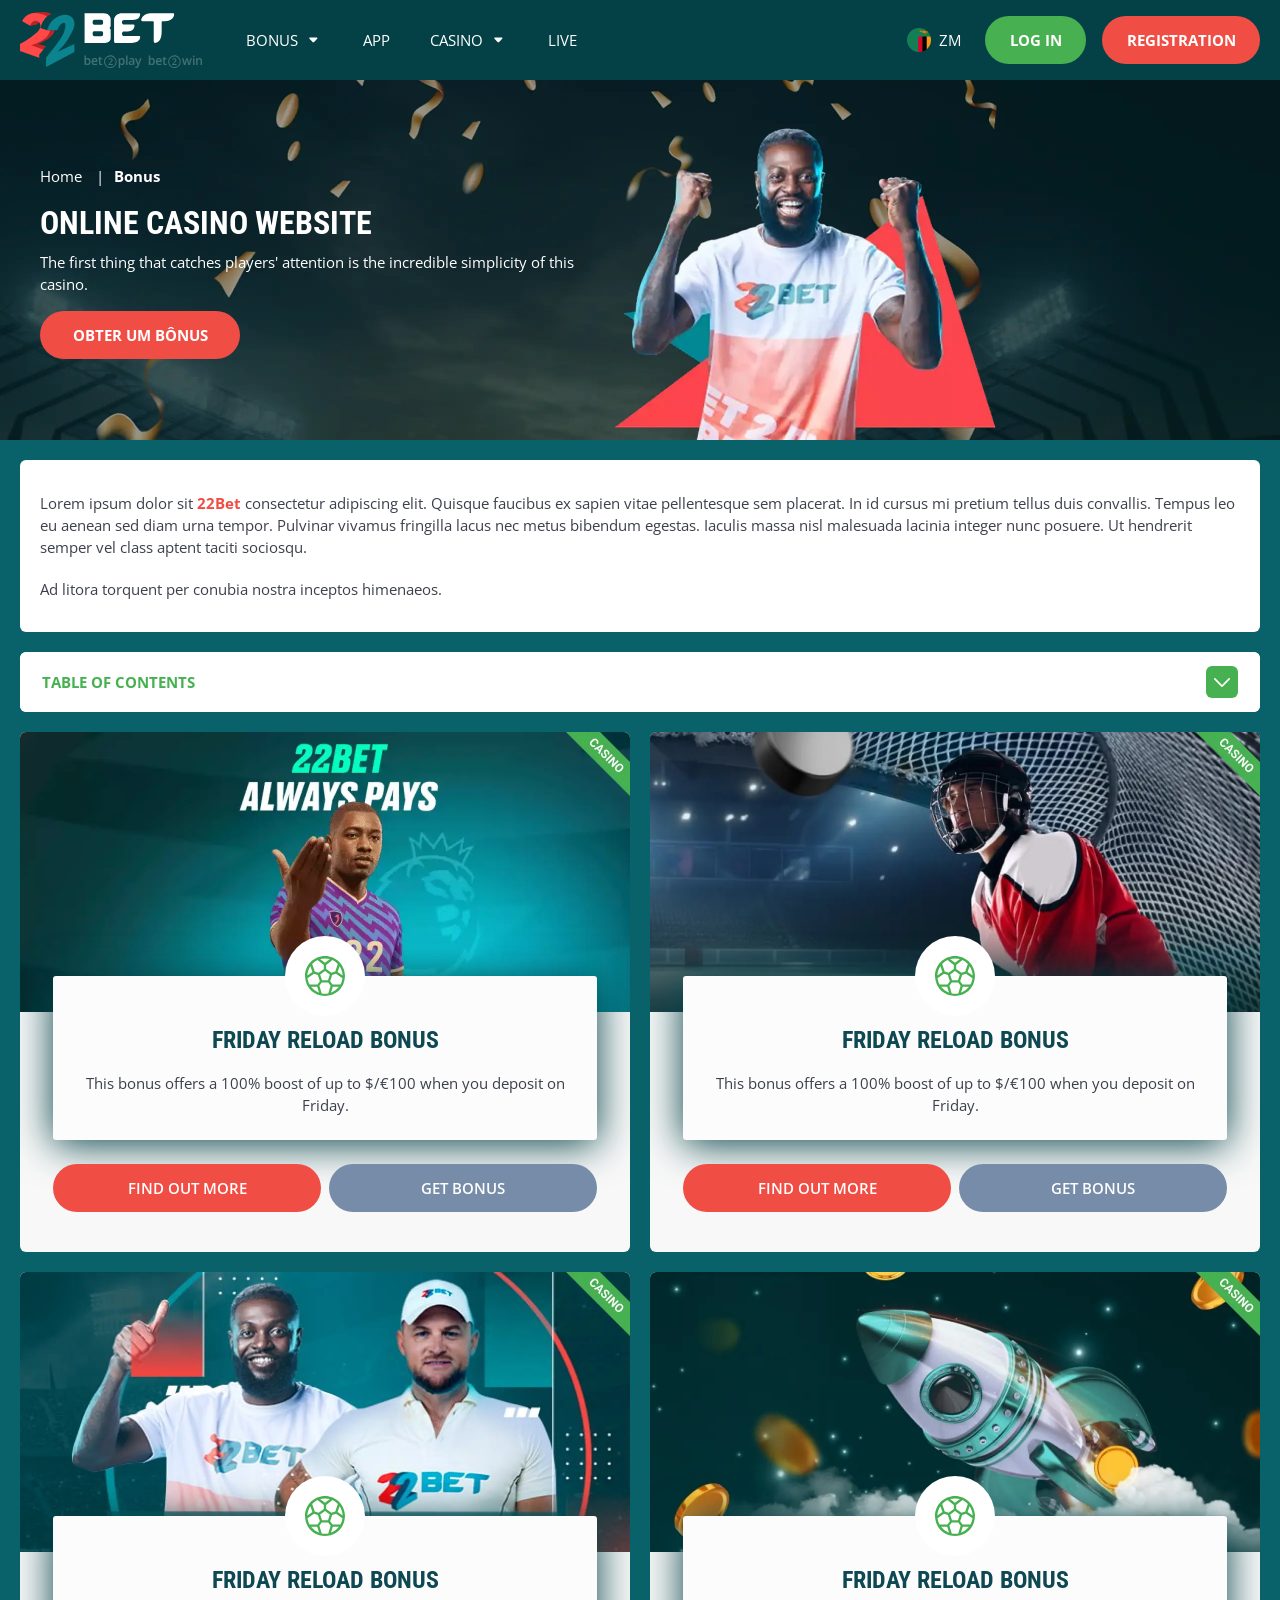
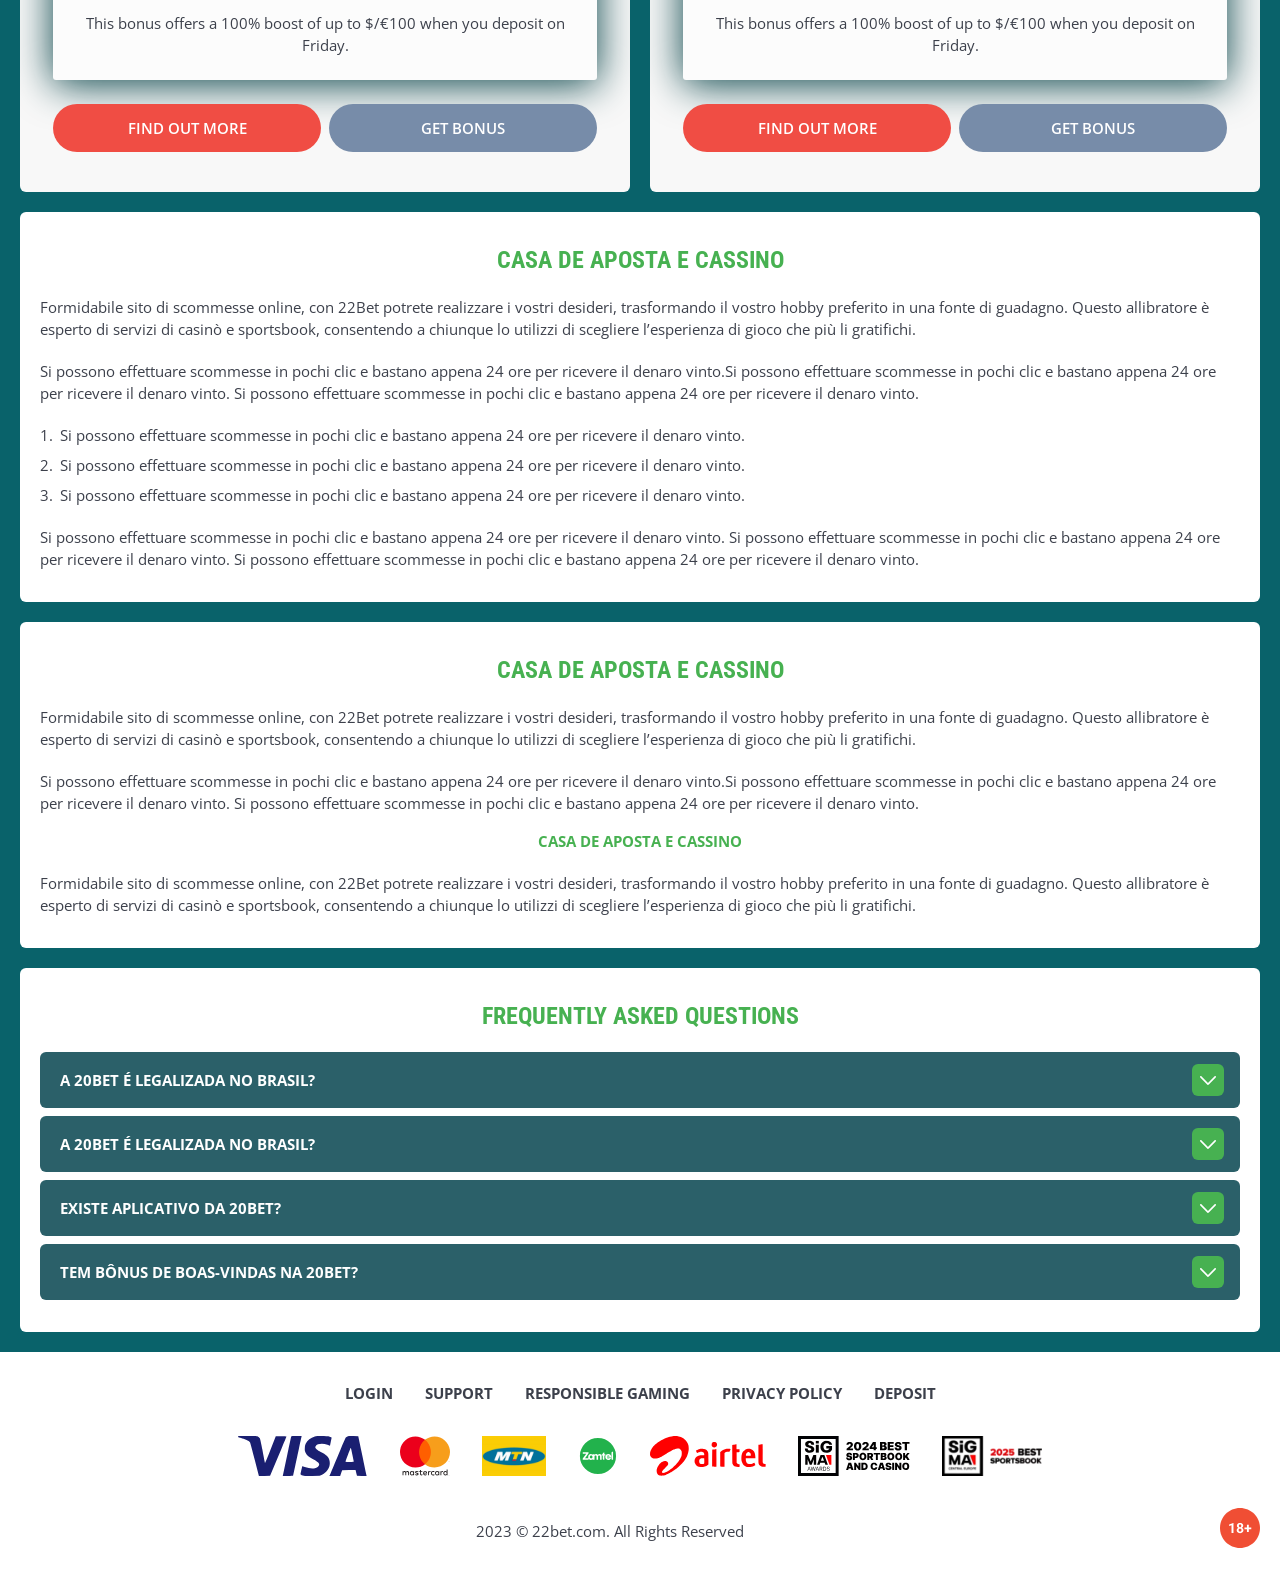
<file: bonus.html>
<!DOCTYPE html>
<html lang="zm">
  <head>
    <meta charset="UTF-8" />
   
    <meta name="viewport" content="width=device-width, initial-scale=1.0" />
    <title>22Bet </title>
    <meta name="description" content />
    <meta property="og:site_name" content />
    <meta property="og:title" content />
    <meta property="og:type" content="website" />
    <meta property="og:url" content />
    <meta property="og:image" content />
    <meta property="og:image:alt" content />
    <meta property="og:locale" content="zm" />
    <meta property="og:description" content />
    <link rel="preconnect" href="https://fonts.googleapis.com" />
    <link rel="preconnect" href="https://fonts.gstatic.com" crossorigin="anonymous" />
    
   <link href="https://fonts.googleapis.com/css2?family=Open+Sans:ital,wght@0,300..800;1,300..800&display=swap" rel="stylesheet">
<link href="https://fonts.googleapis.com/css?family=Roboto+Condensed&display=swap" rel="stylesheet">

    <link rel="stylesheet" href="./css/reset.css" />
    <link rel="stylesheet" href="./css/main.css" />
    <link rel="stylesheet" href="./css/media.css"/>
    <link rel="icon" href="./images/Group.png" type="image/x-icon"/>
    <script
    src="https://code.jquery.com/jquery-3.6.1.min.js"
    integrity="sha256-o88AwQnZB+VDvE9tvIXrMQaPlFFSUTR+nldQm1LuPXQ="
    crossorigin="anonymous"
  ></script>
  </head>
  <body>
  <header class="header">
      <section class="content header__content">
        <a href="./index.html" class="logo header__logo"
          ><img src="./images/logo.svg" alt="logo" title
        /></a>
        <button class="header__btn-menu" >
          <svg width="16px" height="16px" viewBox="0 0 16 16" xmlns="http://www.w3.org/2000/svg">
              <rect y="0" width="16" height="3" rx="1.5"></rect>
              <rect y="6.5" width="16" height="3" rx="1.5"></rect>
              <rect y="13" width="16" height="3" rx="1.5"></rect>
            </svg>
        </button>

          <nav class="menu header__menu">
            <ul class="header__menu-list">
                
              <li class="">
              <div class="header__menu-wrapper">
                <div class="js-button-expander js-button-expander--menu" >
                <a href="./bonus.html" >
                <span>Bonus</span>
              </a>
              </div>
              <div class="header__menu-wrap js-expand-content js-expand-content--menu">
                <ul >
                  <li>
                    <a href="./freeSpins.html">
                    <span>Free Spins</span>
                  </a></li>
                  <li><a href="./promoCode.html">
                    <span>Promo Code</span>
                  </a>
                </li>
                  <li><a href="./welcomeBonus.html">
                    <span>Welcome Bonus</span>
                  </a>
                </li>
                <li><a href="./vip.html">
                    <span>VIP</span>
                  </a>
                </li>
                </ul>
              </div>
              </div>
               <a href="./bonus.html" class="header__menu-item">
                <span>Bonus</span>
              </a>
            </li>
              <li>
                <a href="./app.html">
                 App
                </a>
              </li>
              
              <li class="">
              <div class="header__menu-wrapper">
                <div class="js-button-expander js-button-expander--menu" >
                <a href="./casino.html" >
                <span> Casino</span>
              </a>
              </div>
              <div class="header__menu-wrap js-expand-content js-expand-content--menu">
                <ul >
                  <li>
                    <a href="./slots.html">
                    <span>Slots</span>
                  </a></li>
                 
                </ul>
              </div>
              </div>
               <a href="./casino.html" class="header__menu-item">
                <span>Casino</span>
              </a>
            </li>
               <li>
                <a href="./live.html">
               Live
                </a>
              </li>
              <li>
                    <a href="./freeSpins.html">
                    <span>Free Spins</span>
                  </a></li>
                  <li><a href="./promoCode.html">
                    <span>Promo Code</span>
                  </a>
                </li>
                  <li><a href="./welcomeBonus.html">
                    <span>Welcome Bonus</span>
                  </a>
                </li>
                <li><a href="./vip.html">
                    <span>VIP</span>
                  </a>
                </li>
             <li>
                    <a href="./slots.html">
                    <span>Slots</span>
                  </a></li>
             
             
            </ul>
            <div class="header__button header__button-menu " >
              <a href="#" class="button  button__login-menu">log in</a>
              <a href="#" class="button button__menu">registration</a>
            </div>
           
          </nav>
           <a href="" class="header__flag">
                <span><img src="./images/flag.png" alt="flag" title /></span>
                <span>zm</span>
              </a>
            <a href="#" class="button button__login">log in</a>
            <a href="#" class="button button__singup">registration</a>
            <!-- <div id="clock" class="header__time">00:00</div> -->
           
      </section>
    </header>
     <main class="main home main-page">
        <section class=" hero hero__page">
           
            <div class="background ">
              <img src="./images/bonus/bg-bonus.webp" alt="hero" title />
              
            </div>
            <div class="hero__wrapper hero__wrapper-page">
              <div class="hero__data hero__data-bonus">
                <ul
                class="breadcrumbs "
                
              >
                <li
                  
                >
                  <a href="#" >
                    <span >Home</span></a
                  >
                 
                </li>
                <li
                  
                >
                  <a href="#" > <span >Bonus</span></a>
                 
                </li>
              </ul>
                <h1 class="title general hero__title">
                  Online Casino Website
                </h1>
                 <p class="hero__text">The first thing that catches players' attention is the incredible simplicity of this casino.</p>
               
                <a href="#" class="button  hero__button ">Obter um Bônus</a>
               
              </div>
             
            </div>
          </section>
      <section class="main__wrap main__wrap-page">
       
       <section class="content__wrapper content__wrapper-page">
        <section class="content article">
            <p>
             Lorem ipsum dolor sit <a href="#">22Bet</a> consectetur adipiscing elit. Quisque faucibus ex sapien vitae pellentesque sem placerat. In id cursus mi pretium tellus duis convallis. Tempus leo eu aenean sed diam urna tempor. Pulvinar vivamus fringilla lacus nec metus bibendum egestas. Iaculis massa nisl malesuada lacinia integer nunc posuere. Ut hendrerit semper vel class aptent taciti sociosqu.
            </p>
            <p>
             Ad litora torquent per conubia nostra inceptos himenaeos.
            </p>
          </section>
          <section class="content menu-review__content">
                <div class="menu__review-desk menu__review-content">Table of Contents</div>
                <ul class="menu__review menu__review-list">
                  <li><a href="#">Casa de Aposta e Cassino</a></li>
                    <li><a href="#">Casa de Aposta e Cassino</a></li>
                      <li><a href="#">Casa de Aposta e Cassino</a></li>
                        <li><a href="#">Casa de Aposta e Cassino</a></li>
                          <li><a href="#">Frequently Asked Questions</a></li>
                </ul>
             
          
          </section>
         
          <section class="content bonuses">
            <ul class="bonuses__list">
               <li class="bonuses__item">
                 
                  <div class="bonuses__img">
                     <img src="./images/bonus/banner-bonus1.webp" alt="" title="">
                  </div>
                  <div class="bonuses__desc">
                     <div class="wrap">
                        <span class="bonuses__icon">
                           <img src="./images/bonus/bonus-icon.svg" alt="" title="">
                        </span>
                        <h2 class="title high bonuses__title">Friday Reload Bonus</h2>
                        <div class="bonuses__text">
                           <p>This bonus offers a 100% boost of up to $/€100 when you deposit on Friday.</p>
                        </div>
                        
                     </div>
                     <div class="bonuses__buttons">
                      <a href="#" class="button bonuses__button">Find out more</a>
                      <a href="#" class="button bonuses__button">Get Bonus</a>
                   </div>
                  </div>
                  
               </li>
               <li class="bonuses__item">
                 
                  <div class="bonuses__img">
                     <img src="./images/bonus/banner-bonus2.webp" alt="" title="">
                  </div>
                  <div class="bonuses__desc">
                     <div class="wrap">
                        <span class="bonuses__icon">
                           <img src="./images/bonus/bonus-icon.svg" alt="" title="">
                        </span>
                        <h2 class="title high bonuses__title">Friday Reload Bonus</h2>
                        <div class="bonuses__text">
                           <p>This bonus offers a 100% boost of up to $/€100 when you deposit on Friday.</p>
                        </div>
                        
                     </div>
                     <div class="bonuses__buttons">
                      <a href="#" class="button bonuses__button">Find out more</a>
                      <a href="#" class="button bonuses__button">Get Bonus</a>
                   </div>
                  </div>
               </li>
               <li class="bonuses__item">
                
                  <div class="bonuses__img">
                     <img src="./images/bonus/banner-bonus3.webp" alt="" title="">
                  </div>
                  <div class="bonuses__desc">
                     <div class="wrap">
                        <span class="bonuses__icon">
                           <img src="./images/bonus/bonus-icon.svg" alt="" title="">
                        </span>
                        <h2 class="title high bonuses__title">Friday Reload Bonus</h2>
                        <div class="bonuses__text">
                           <p>This bonus offers a 100% boost of up to $/€100 when you deposit on Friday.</p>
                        </div>
                       
                     </div>
                     <div class="bonuses__buttons">
                      <a href="#" class="button bonuses__button">Find out more</a>
                      <a href="#" class="button bonuses__button">Get Bonus</a>
                   </div>
                  </div>
               </li>
               <li class="bonuses__item">
                  
                  <div class="bonuses__img">
                     <img src="./images/bonus/banner-bonus4.webp" alt="" title="">
                  </div>
                  <div class="bonuses__desc">
                     <div class="wrap">
                        <span class="bonuses__icon">
                           <img src="./images/bonus/bonus-icon.svg" alt="" title="">
                        </span>
                        <h2 class="title high bonuses__title">Friday Reload Bonus</h2>
                        <div class="bonuses__text">
                           <p>This bonus offers a 100% boost of up to $/€100 when you deposit on Friday.</p>
                        </div>
                        
                     </div>
                     <div class="bonuses__buttons">
                      <a href="#" class="button bonuses__button">Find out more</a>
                      <a href="#" class="button bonuses__button">Get Bonus</a>
                      
                   </div>
                  </div>
               </li>
            </ul>
         </section>
         <section class="content article">
            <h2 class="title high article__title">Casa de Aposta e Cassino</h2>
            
            <p>
             Formidabile sito di scommesse online, con 22Bet potrete realizzare i vostri desideri, trasformando il vostro hobby preferito in una fonte di guadagno. Questo allibratore è esperto di servizi di casinò e sportsbook, consentendo a chiunque lo utilizzi di scegliere l’esperienza di gioco che più li gratifichi.
            </p>
            <p>
             Si possono effettuare scommesse in pochi clic e bastano appena 24 ore per ricevere il denaro vinto.Si possono effettuare scommesse in pochi clic e bastano appena 24 ore per ricevere il denaro vinto. Si possono effettuare scommesse in pochi clic e bastano appena 24 ore per ricevere il denaro vinto.
            </p>
           <ol>
              <li>Si possono effettuare scommesse in pochi clic e bastano appena 24 ore per ricevere il denaro vinto.</li>
              <li>Si possono effettuare scommesse in pochi clic e bastano appena 24 ore per ricevere il denaro vinto.</li>
              <li>Si possono effettuare scommesse in pochi clic e bastano appena 24 ore per ricevere il denaro vinto.</li>
            </ol>
            <p>Si possono effettuare scommesse in pochi clic e bastano appena 24 ore per ricevere il denaro vinto. Si possono effettuare scommesse in pochi clic e bastano appena 24 ore per ricevere il denaro vinto. Si possono effettuare scommesse in pochi clic e bastano appena 24 ore per ricevere il denaro vinto.</p>
          </section>
           <section class="content article">
            <h2 class="title high article__title">Casa de Aposta e Cassino</h2>
            
            <p>
             Formidabile sito di scommesse online, con 22Bet potrete realizzare i vostri desideri, trasformando il vostro hobby preferito in una fonte di guadagno. Questo allibratore è esperto di servizi di casinò e sportsbook, consentendo a chiunque lo utilizzi di scegliere l’esperienza di gioco che più li gratifichi.
            </p>
            <p>
             Si possono effettuare scommesse in pochi clic e bastano appena 24 ore per ricevere il denaro vinto.Si possono effettuare scommesse in pochi clic e bastano appena 24 ore per ricevere il denaro vinto. Si possono effettuare scommesse in pochi clic e bastano appena 24 ore per ricevere il denaro vinto.
            </p>
          
            <h3>Casa de Aposta e Cassino</h3>
            <p>Formidabile sito di scommesse online, con 22Bet potrete realizzare i vostri desideri, trasformando il vostro hobby preferito in una fonte di guadagno. Questo allibratore è esperto di servizi di casinò e sportsbook, consentendo a chiunque lo utilizzi di scegliere l’esperienza di gioco che più li gratifichi.</p>
          </section>
        
           <section class="content faq">
            <h2 class="title high faq__title">Frequently Asked Questions</h2>
            <ul class="faq__list " >
              <li class="faq__item"  >
                <h3 class="title medium faq__subtitle js-button-expander js-button-expander--faq"  >A 20Bet é legalizada no Brasil?
                 </h3>
                <div  class="faq__answer js-expand-content js-expand-content--faq" >
                  <p  >
                    Sim, a casa de apostas tem licença emitida por Curaçao, que é reconhecida no Brasil e a permite atuar por aqui.
                  </p>
                </div>
              </li>
              <li class="faq__item"  >
                <h3 class="title medium faq__subtitle js-button-expander js-button-expander--faq"  >A 20Bet é legalizada no Brasil?</h3>
                <div class="faq__answer js-expand-content js-expand-content--faq" >
                  <p  >
                    Sim, a casa de apostas tem licença emitida por Curaçao, que é reconhecida no Brasil e a permite atuar por aqui.
                  </p>
                </div>
              </li> 
              <li class="faq__item"  >
                <h3 class="title medium faq__subtitle js-button-expander js-button-expander--faq"  >Existe aplicativo da 20Bet?</h3>
                <div class="faq__answer js-expand-content js-expand-content--faq" >
                  <p  >
                   Sim, disponível para sistemas operacionais iOS e Android.
                  </p>
                </div>
              </li> 
              <li class="faq__item"  >
                <h3 class="title medium faq__subtitle js-button-expander js-button-expander--faq"  >Tem bônus de boas-vindas na 20Bet?</h3>
                <div class="faq__answer js-expand-content js-expand-content--faq" >
                  <p  >
                   O pacote especial para novos usuários da 20Bet paga 100% sobre o primeiro depósito, com limite de 600 BRL.
                  </p>
                </div>
              </li> 
             
            </ul>
          </section>
          
        </section> 
        
        <div class=""  onclick="scrollToTop()">
          <button class="main__arrow" id="scrollToTopBtn"></button>
        </div> 
        
      </section>
    </main> 
  <footer class=" footer ">
      <section class="content footer__content">
        <ul class="footer__menu">
         <li><a href="./login.html">Login</a></li>
         <li><a href="./support.html">Support</a></li>
         <li><a href="./responsible.html">Responsible Gaming</a></li>
         <li><a href="./policy.html">Privacy Policy</a></li>
         <li><a href="./deposit.html">Deposit</a></li>
        </ul>
       
             <ul class="footer__cards-list">
           
            <li>
              <a href="#"
                ><img src="./images/footer-img1.svg" alt="cardpay" title
              /></a>
            </li>
             <li>
              <a href="#"
                ><img src="./images/footer-img2.svg" alt="cardpay" title
              /></a>
            </li>
             <li>
              <a href="#"
                ><img src="./images/footer-img3.svg" alt="cardpay" title
              /></a>
            </li>
             <li>
              <a href="#"
                ><img src="./images/footer-img4.svg" alt="cardpay" title
              /></a>
            </li>
             <li>
              <a href="#"
                ><img src="./images/footer-img5.svg" alt="cardpay" title
              /></a>
            </li>
             <li>
              <a href="#"
                ><img src="./images/footer-img6.svg" alt="cardpay" title
              /></a>
            </li>
             <li>
              <a href="#"
                ><img src="./images/footer-img7.svg" alt="cardpay" title
              /></a>
            </li>
           
            
          </ul>
       
        <div class="footer__wrapp">
          <div class="footer__text">
           
            <p>2023 &copy; 22bet.com. All Rights Reserved
</p>
           
          </div>
          <div class="footer__age">
            <img src="./images/age.svg" alt="age" title />
          </div>
        </div>
      
      </section>
    </footer>
    
    <script src="./js/sidebar.js" defer></script>
    <script src="./js/expander.js" defer></script>
    <script src="./js/mobile-menu.js" defer></script>
    <!-- <script src="./js/clock.js" defer></script> -->
       <script src="./js/arrowUp.js" defer></script>
  </body>
</html>
</file>
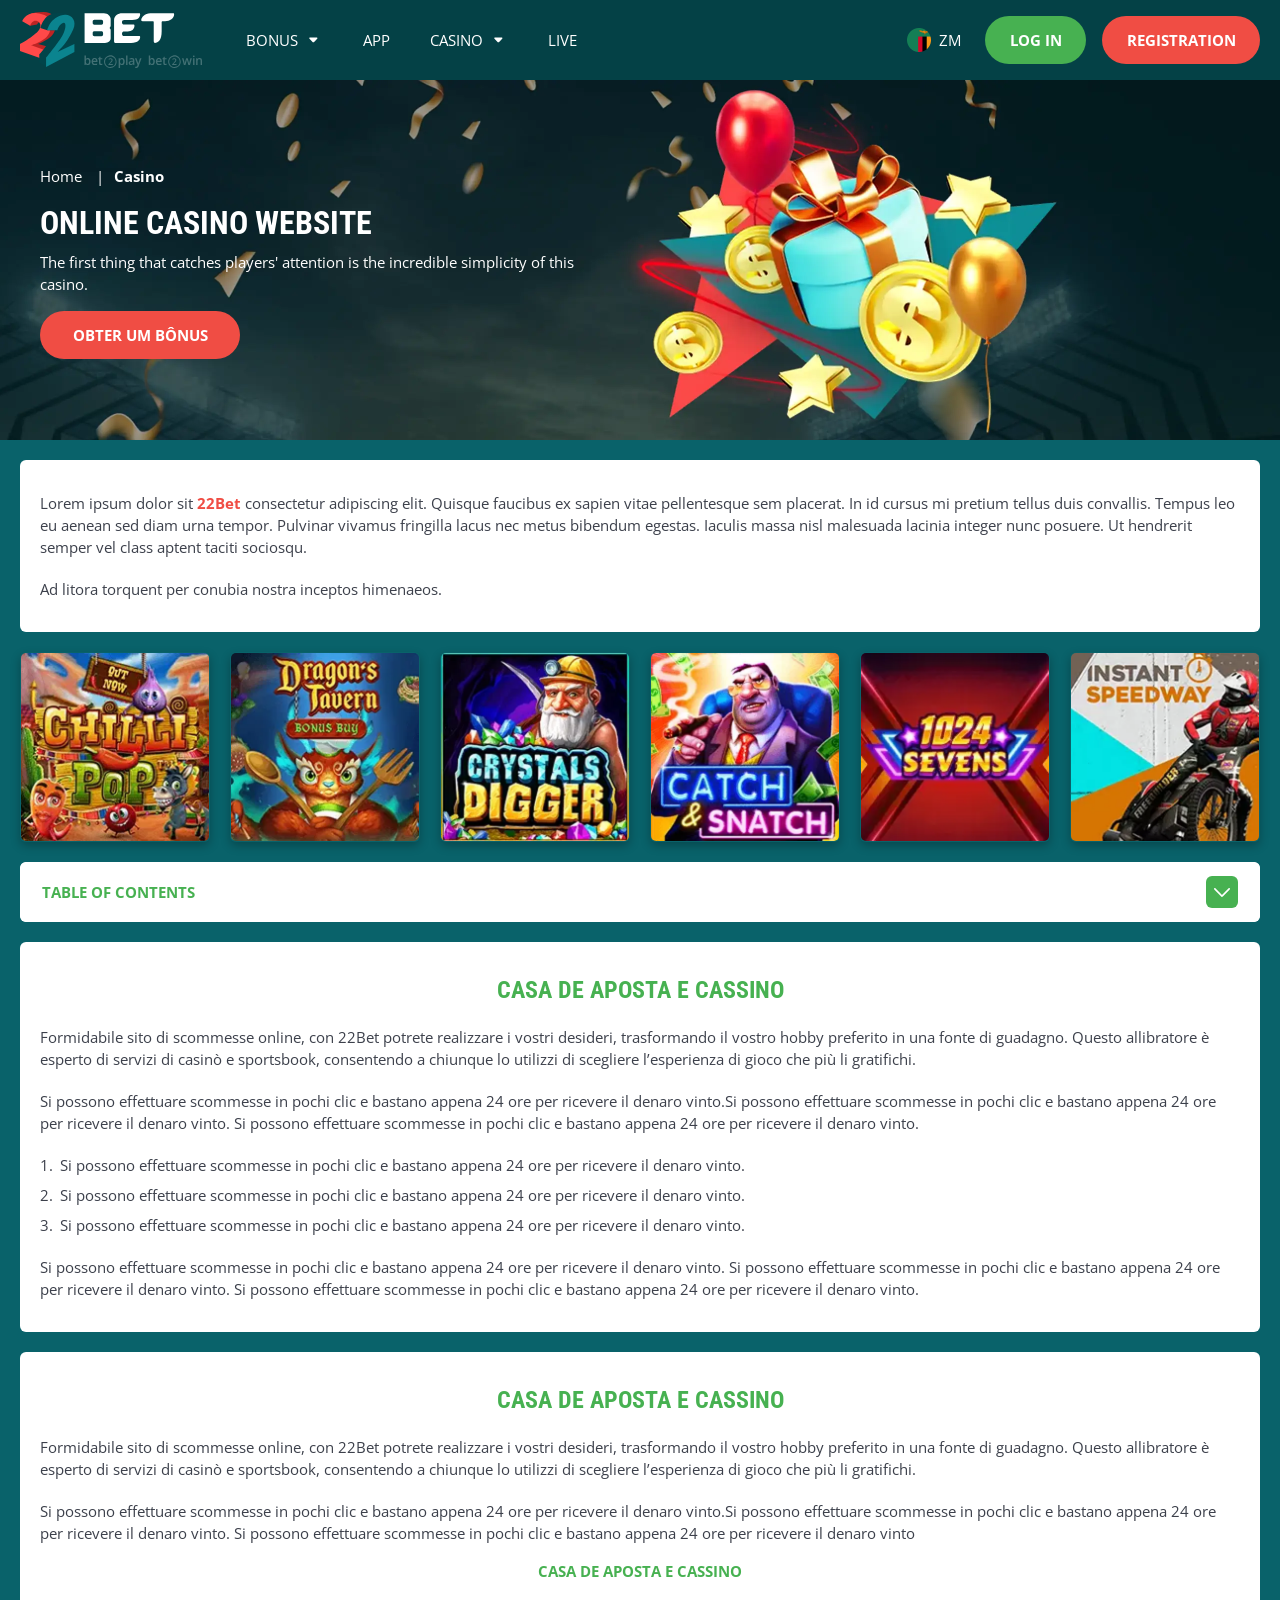
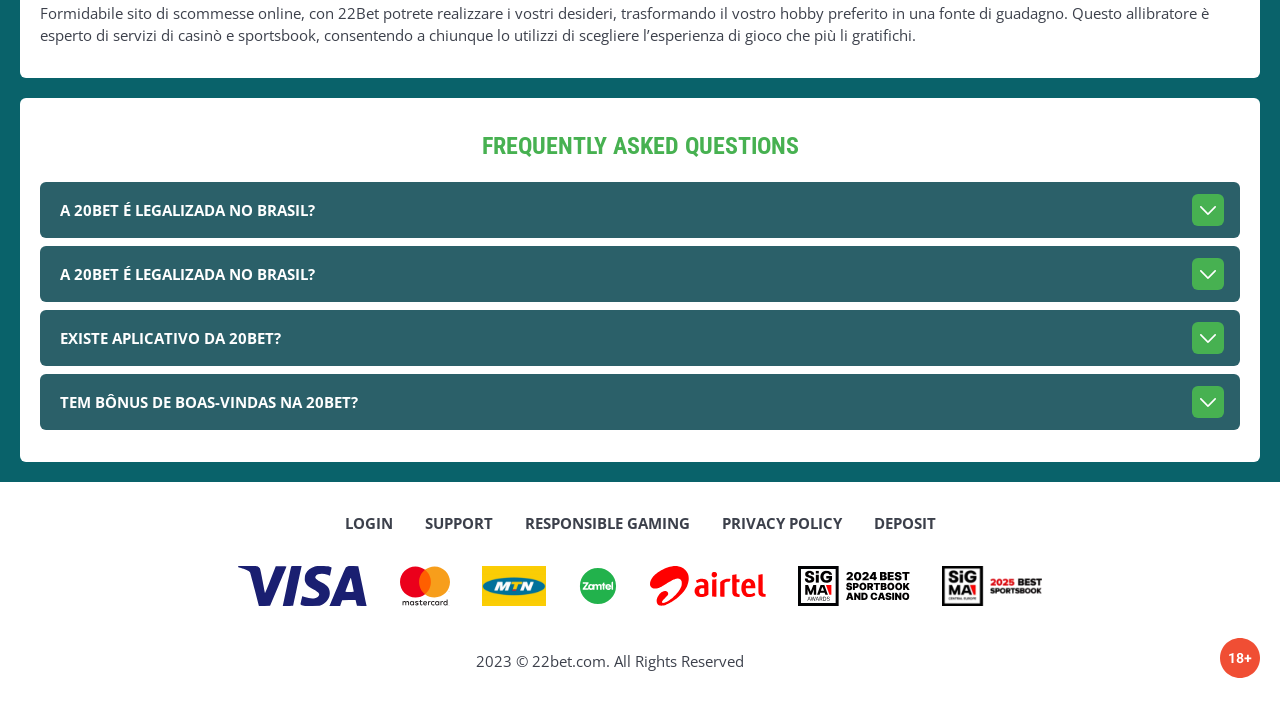
<file: casino.html>
<!DOCTYPE html>
<html lang="zm">
  <head>
    <meta charset="UTF-8" />
   
    <meta name="viewport" content="width=device-width, initial-scale=1.0" />
    <title>22Bet </title>
    <meta name="description" content />
    <meta property="og:site_name" content />
    <meta property="og:title" content />
    <meta property="og:type" content="website" />
    <meta property="og:url" content />
    <meta property="og:image" content />
    <meta property="og:image:alt" content />
    <meta property="og:locale" content="zm" />
    <meta property="og:description" content />
    <link rel="preconnect" href="https://fonts.googleapis.com" />
    <link rel="preconnect" href="https://fonts.gstatic.com" crossorigin="anonymous" />
   <link href="https://fonts.googleapis.com/css2?family=Open+Sans:ital,wght@0,300..800;1,300..800&display=swap" rel="stylesheet">
<link href="https://fonts.googleapis.com/css?family=Roboto+Condensed&display=swap" rel="stylesheet">

   <link rel="stylesheet" href="./css/reset.css" />
    <link rel="stylesheet" href="./css/main.css" />
    <link rel="stylesheet" href="./css/media.css"/>
    <link rel="icon" href="./images/Group.png" type="image/x-icon"/>
    <script
    src="https://code.jquery.com/jquery-3.6.1.min.js"
    integrity="sha256-o88AwQnZB+VDvE9tvIXrMQaPlFFSUTR+nldQm1LuPXQ="
    crossorigin="anonymous"
  ></script>
  </head>
  <body>
    <header class="header">
      <section class="content header__content">
        <a href="./index.html" class="logo header__logo"
          ><img src="./images/logo.svg" alt="logo" title
        /></a>
        <button class="header__btn-menu" >
          <svg width="16px" height="16px" viewBox="0 0 16 16" xmlns="http://www.w3.org/2000/svg">
              <rect y="0" width="16" height="3" rx="1.5"></rect>
              <rect y="6.5" width="16" height="3" rx="1.5"></rect>
              <rect y="13" width="16" height="3" rx="1.5"></rect>
            </svg>
        </button>

          <nav class="menu header__menu">
            <ul class="header__menu-list">
                
              <li class="">
              <div class="header__menu-wrapper">
                <div class="js-button-expander js-button-expander--menu" >
                <a href="./bonus.html" >
                <span>Bonus</span>
              </a>
              </div>
              <div class="header__menu-wrap js-expand-content js-expand-content--menu">
                <ul >
                  <li>
                    <a href="./freeSpins.html">
                    <span>Free Spins</span>
                  </a></li>
                  <li><a href="./promoCode.html">
                    <span>Promo Code</span>
                  </a>
                </li>
                  <li><a href="./welcomeBonus.html">
                    <span>Welcome Bonus</span>
                  </a>
                </li>
                <li><a href="./vip.html">
                    <span>VIP</span>
                  </a>
                </li>
                </ul>
              </div>
              </div>
               <a href="./bonus.html" class="header__menu-item">
                <span>Bonus</span>
              </a>
            </li>
              <li>
                <a href="./app.html">
                 App
                </a>
              </li>
              
              <li class="">
              <div class="header__menu-wrapper">
                <div class="js-button-expander js-button-expander--menu" >
                <a href="./casino.html" >
                <span> Casino</span>
              </a>
              </div>
              <div class="header__menu-wrap js-expand-content js-expand-content--menu">
                <ul >
                  <li>
                    <a href="./slots.html">
                    <span>Slots</span>
                  </a></li>
                 
                </ul>
              </div>
              </div>
               <a href="./bonus.html" class="header__menu-item">
                <span>Casino</span>
              </a>
            </li>
               <li>
                <a href="./live.html">
               Live
                </a>
              </li>
              <li>
                    <a href="./freeSpins.html">
                    <span>Free Spins</span>
                  </a></li>
                  <li><a href="./promoCode.html">
                    <span>Promo Code</span>
                  </a>
                </li>
                  <li><a href="./welcomeBonus.html">
                    <span>Welcome Bonus</span>
                  </a>
                </li>
                <li><a href="./vip.html">
                    <span>VIP</span>
                  </a>
                </li>
             <li>
                    <a href="./slots.html">
                    <span>Slots</span>
                  </a></li>
             
             
            </ul>
            <div class="header__button header__button-menu " >
              <a href="#" class="button  button__login-menu">log in</a>
              <a href="#" class="button button__menu">registration</a>
            </div>
           
          </nav>
           <a href="" class="header__flag">
                <span><img src="./images/flag.png" alt="flag" title /></span>
                <span>zm</span>
              </a>
            <a href="#" class="button button__login">log in</a>
            <a href="#" class="button button__singup">registration</a>
            <!-- <div id="clock" class="header__time">00:00</div>
            -->
      </section>
    </header>
     <main class="main home main-page">
        <section class=" hero hero__page">
           
            <div class="background background-page">
              <img src="./images/casino/bg-casino.webp" alt="hero" title />
              
            </div>
            <div class="hero__wrapper hero__wrapper-page">
              <div class="hero__data hero__data-bonus">
                <ul
                class="breadcrumbs "
                
              >
                <li
                  
                >
                  <a href="#" >
                    <span >Home</span></a
                  >
                 
                </li>
                <li
                  
                >
                  <a href="#" > <span >Casino</span></a>
                 
                </li>
              </ul>
                <h1 class="title general hero__title">
                  Online Casino Website
                </h1>
                 <p class="hero__text">The first thing that catches players' attention is the incredible simplicity of this casino.</p>
               
                <a href="#" class="button  hero__button ">Obter um Bônus</a>
               
              </div>
             
            </div>
          </section>
      <section class="main__wrap main__wrap-page">
       
       <section class="content__wrapper content__wrapper-page">

         
        
       
          <section class="content article">
            <p>
             Lorem ipsum dolor sit <a href="#">22Bet</a> consectetur adipiscing elit. Quisque faucibus ex sapien vitae pellentesque sem placerat. In id cursus mi pretium tellus duis convallis. Tempus leo eu aenean sed diam urna tempor. Pulvinar vivamus fringilla lacus nec metus bibendum egestas. Iaculis massa nisl malesuada lacinia integer nunc posuere. Ut hendrerit semper vel class aptent taciti sociosqu.
            </p>
            <p>
             Ad litora torquent per conubia nostra inceptos himenaeos.
            </p>
          </section>
               <section class="content casino">
           
              <ul class="casino__list">
                <li class="casino__item">
                    <div class="casino__wrapper">
                      <img class="casino__img" src="./images/casino/card-casino1.webp" alt="" title>
                    <div class="casino__hover casino__hover-live">
                        
                        <div class="casino-box">
                            
                        <a href="#" class="button  casino__buttons">Play now</a>
                        </div>
                    </div>
                    </div>
                    
                </li>
                <li class="casino__item">
                  <div class="casino__wrapper">
                    <img class="casino__img" src="./images/casino/card-casino2.webp" alt="" title>
                <div class="casino__hover casino__hover-live">
                      
                        <div class="casino-box">
                            
                        <a href="#" class="button  casino__buttons">Play now</a>
                        </div>
                    </div>
                  </div>
                 
              </li>
              <li class="casino__item">
                <div class="casino__wrapper">
                  <img class="casino__img" src="./images/casino/card-casino3.webp" alt="" title>
               <div class="casino__hover casino__hover-live">
                        
                        <div class="casino-box">
                            
                        <a href="#" class="button  casino__buttons">Play now</a>
                        </div>
                    </div>
               
            </li>
             <li class="casino__item">
                <div class="casino__wrapper">
                  <img class="casino__img" src="./images/casino/card-casino4.webp" alt="" title>
               <div class="casino__hover casino__hover-live">
                        
                        <div class="casino-box">
                            
                        <a href="#" class="button  casino__buttons">Play now</a>
                        </div>
                    </div>
               
            </li>
             <li class="casino__item">
                <div class="casino__wrapper">
                  <img class="casino__img" src="./images/casino/card-casino5.webp" alt="" title>
               <div class="casino__hover casino__hover-live">
                        
                        <div class="casino-box">
                            
                        <a href="#" class="button  casino__buttons">Play now</a>
                        </div>
                    </div>
               
            </li>
           <li class="casino__item">
                <div class="casino__wrapper">
                  <img class="casino__img" src="./images/casino/card-casino6.webp" alt="" title>
               <div class="casino__hover casino__hover-live">
                        
                        <div class="casino-box">
                            
                        <a href="#" class="button  casino__buttons">Play now</a>
                        </div>
                    </div>
               
            </li>
           
    
      

              </ul>
         </section>
             
        
        
              <section class="content menu-review__content">
              

            
                <div class="menu__review-desk menu__review-content">Table of Contents</div>
                <ul class="menu__review menu__review-list">
                  <li><a href="#">Casa de Aposta e Cassino</a></li>
                    <li><a href="#">Casa de Aposta e Cassino</a></li>
                      <li><a href="#">Casa de Aposta e Cassino</a></li>
                        <li><a href="#">Casa de Aposta e Cassino</a></li>
                          <li><a href="#">Frequently Asked Questions</a></li>
                 
                </ul>
             
          
          </section>
          
        
          <section class="content article">
            <h2 class="title high article__title">Casa de Aposta e Cassino</h2>
             
            <p>
             Formidabile sito di scommesse online, con 22Bet potrete realizzare i vostri desideri, trasformando il vostro hobby preferito in una fonte di guadagno. Questo allibratore è esperto di servizi di casinò e sportsbook, consentendo a chiunque lo utilizzi di scegliere l’esperienza di gioco che più li gratifichi.
            </p>
            <p>
             Si possono effettuare scommesse in pochi clic e bastano appena 24 ore per ricevere il denaro vinto.Si possono effettuare scommesse in pochi clic e bastano appena 24 ore per ricevere il denaro vinto. Si possono effettuare scommesse in pochi clic e bastano appena 24 ore per ricevere il denaro vinto.
            </p>
           <ol>
              <li>Si possono effettuare scommesse in pochi clic e bastano appena 24 ore per ricevere il denaro vinto.</li>
              <li>Si possono effettuare scommesse in pochi clic e bastano appena 24 ore per ricevere il denaro vinto.</li>
              <li>Si possono effettuare scommesse in pochi clic e bastano appena 24 ore per ricevere il denaro vinto.</li>
            </ol>
            <p>Si possono effettuare scommesse in pochi clic e bastano appena 24 ore per ricevere il denaro vinto. Si possono effettuare scommesse in pochi clic e bastano appena 24 ore per ricevere il denaro vinto. Si possono effettuare scommesse in pochi clic e bastano appena 24 ore per ricevere il denaro vinto.</p>
          </section>
         
         
           <section class="content article">
            <h2 class="title high article__title">Casa de Aposta e Cassino</h2>
            <p>Formidabile sito di scommesse online, con 22Bet potrete realizzare i vostri desideri, trasformando il vostro hobby preferito in una fonte di guadagno. Questo allibratore è esperto di servizi di casinò e sportsbook, consentendo a chiunque lo utilizzi di scegliere l’esperienza di gioco che più li gratifichi.</p>
            <p>Si possono effettuare scommesse in pochi clic e bastano appena 24 ore per ricevere il denaro vinto.Si possono effettuare scommesse in pochi clic e bastano appena 24 ore per ricevere il denaro vinto. Si possono effettuare scommesse in pochi clic e bastano appena 24 ore per ricevere il denaro vinto</p>
            <h3>Casa de Aposta e Cassino</h3>
            <p>Formidabile sito di scommesse online, con 22Bet potrete realizzare i vostri desideri, trasformando il vostro hobby preferito in una fonte di guadagno. Questo allibratore è esperto di servizi di casinò e sportsbook, consentendo a chiunque lo utilizzi di scegliere l’esperienza di gioco che più li gratifichi.</p>
           </section>

          <section class="content faq">
            <h2 class="title high faq__title">Frequently Asked Questions</h2>
            <ul class="faq__list " >
              <li class="faq__item"  >
                <h3 class="title medium faq__subtitle js-button-expander js-button-expander--faq"  >A 20Bet é legalizada no Brasil?
                 </h3>
                <div  class="faq__answer js-expand-content js-expand-content--faq" >
                  <p  >
                    Sim, a casa de apostas tem licença emitida por Curaçao, que é reconhecida no Brasil e a permite atuar por aqui.
                  </p>
                </div>
              </li>
              <li class="faq__item"  >
                <h3 class="title medium faq__subtitle js-button-expander js-button-expander--faq"  >A 20Bet é legalizada no Brasil?</h3>
                <div class="faq__answer js-expand-content js-expand-content--faq" >
                  <p  >
                    Sim, a casa de apostas tem licença emitida por Curaçao, que é reconhecida no Brasil e a permite atuar por aqui.
                  </p>
                </div>
              </li> 
              <li class="faq__item"  >
                <h3 class="title medium faq__subtitle js-button-expander js-button-expander--faq"  >Existe aplicativo da 20Bet?</h3>
                <div class="faq__answer js-expand-content js-expand-content--faq" >
                  <p  >
                   Sim, disponível para sistemas operacionais iOS e Android.
                  </p>
                </div>
              </li> 
              <li class="faq__item"  >
                <h3 class="title medium faq__subtitle js-button-expander js-button-expander--faq"  >Tem bônus de boas-vindas na 20Bet?</h3>
                <div class="faq__answer js-expand-content js-expand-content--faq" >
                  <p  >
                   O pacote especial para novos usuários da 20Bet paga 100% sobre o primeiro depósito, com limite de 600 BRL.
                  </p>
                </div>
              </li> 
             
            </ul>
          </section>
          
        </section> 
      
        <div class=""  onclick="scrollToTop()">
          <button class="main__arrow" id="scrollToTopBtn"></button>
        </div> 
        
      </section>
    </main> 
       <footer class=" footer ">
      <section class="content footer__content">
        <ul class="footer__menu">
         <li><a href="./login.html">Login</a></li>
         <li><a href="./support.html">Support</a></li>
         <li><a href="./responsible.html">Responsible Gaming</a></li>
         <li><a href="./policy.html">Privacy Policy</a></li>
         <li><a href="./deposit.html">Deposit</a></li>
        </ul>
       
        <ul class="footer__cards-list">
           
            <li>
              <a href="#"
                ><img src="./images/footer-img1.svg" alt="cardpay" title
              /></a>
            </li>
             <li>
              <a href="#"
                ><img src="./images/footer-img2.svg" alt="cardpay" title
              /></a>
            </li>
             <li>
              <a href="#"
                ><img src="./images/footer-img3.svg" alt="cardpay" title
              /></a>
            </li>
             <li>
              <a href="#"
                ><img src="./images/footer-img4.svg" alt="cardpay" title
              /></a>
            </li>
             <li>
              <a href="#"
                ><img src="./images/footer-img5.svg" alt="cardpay" title
              /></a>
            </li>
             <li>
              <a href="#"
                ><img src="./images/footer-img6.svg" alt="cardpay" title
              /></a>
            </li>
             <li>
              <a href="#"
                ><img src="./images/footer-img7.svg" alt="cardpay" title
              /></a>
            </li>
           
            
          </ul>
       
       
        <div class="footer__wrapp">
          <div class="footer__text">
           
            <p>2023 &copy; 22bet.com. All Rights Reserved
</p>
           
          </div>
          <div class="footer__age">
            <img src="./images/age.svg" alt="age" title />
          </div>
        </div>
      
      </section>
    </footer>
    <script src="./js/arrowUp.js" defer></script>
    <script src="./js/sidebar.js" defer></script>
    <script src="./js/expander.js" defer></script>
    <script src="./js/mobile-menu.js" defer></script>
    <!-- <script src="./js/clock.js" defer></script> -->
  </body>
</html>
</file>
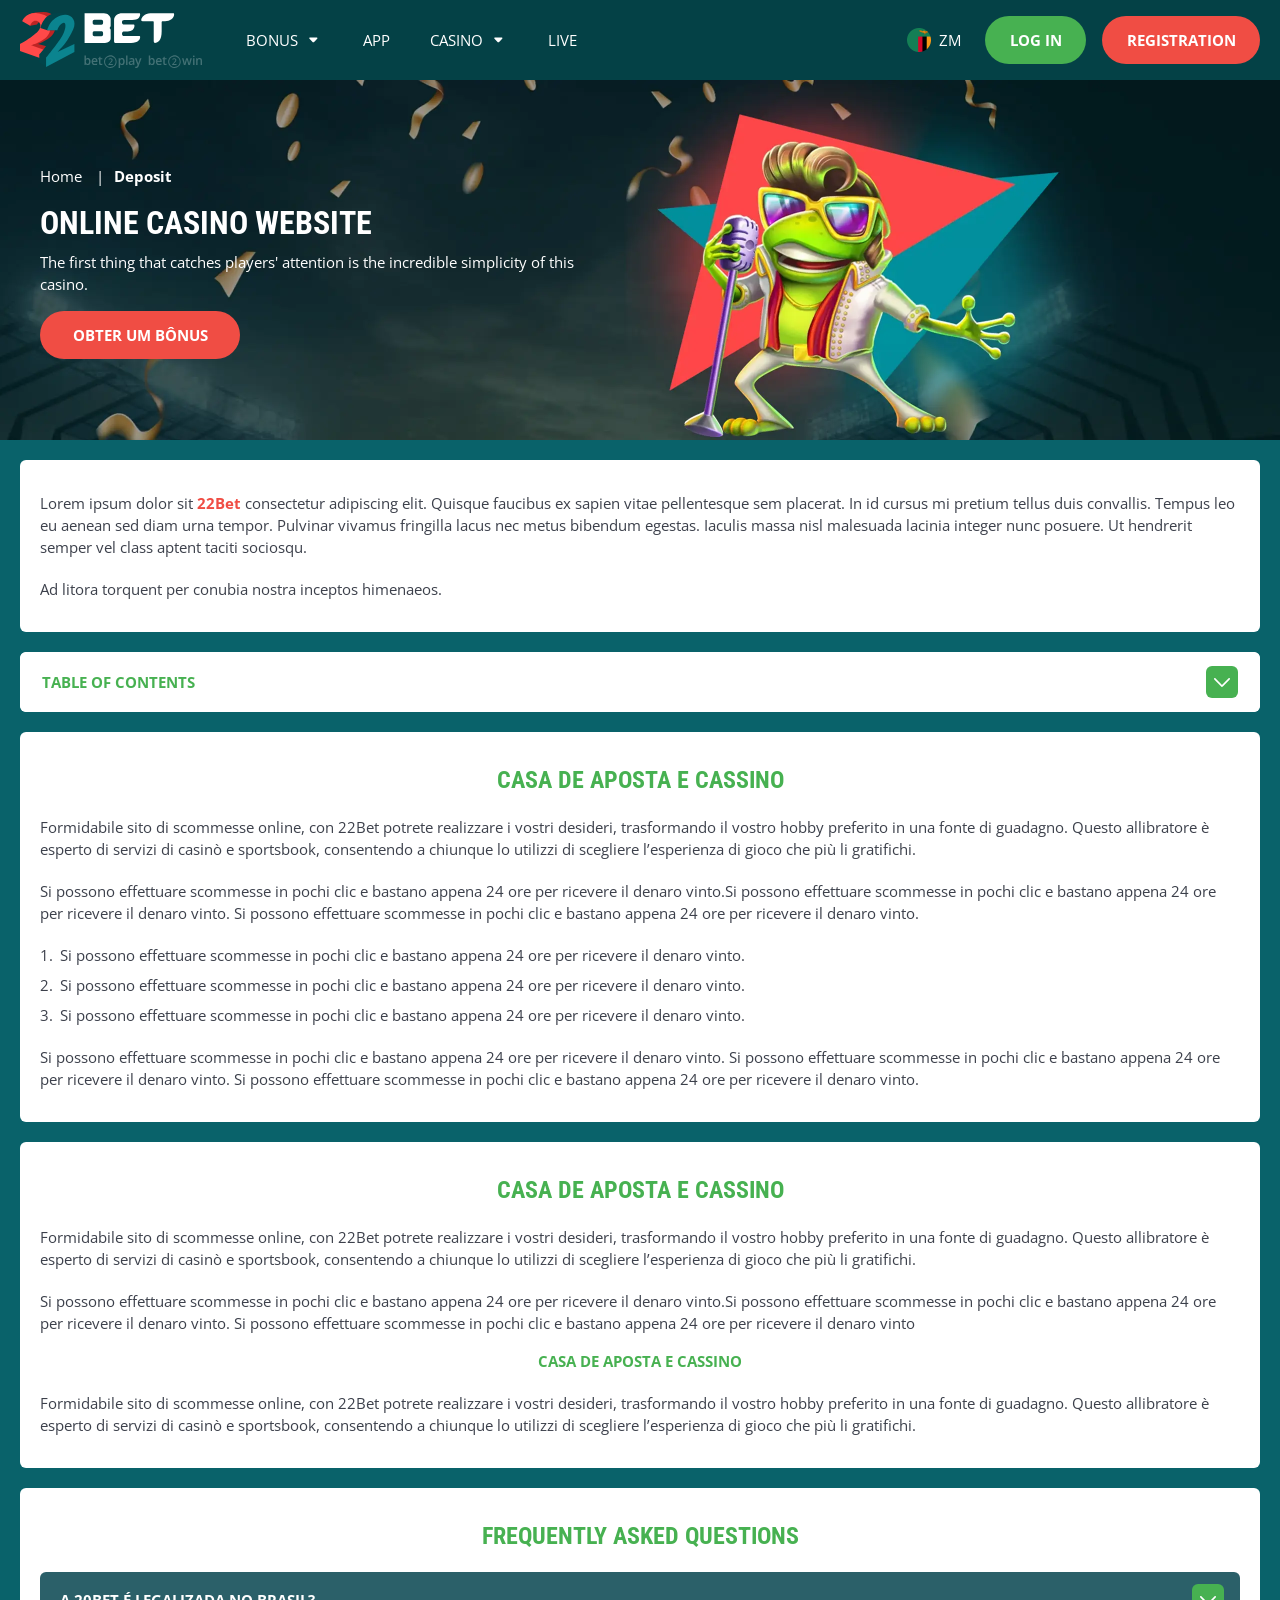
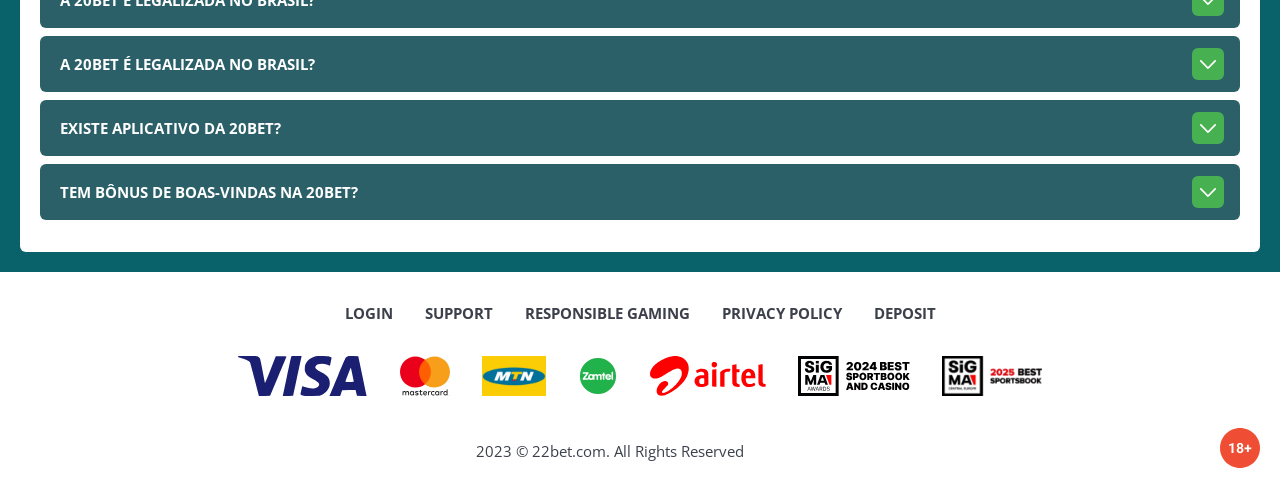
<file: deposit.html>
<!DOCTYPE html>
<html lang="zm">
  <head>
    <meta charset="UTF-8" />
   
    <meta name="viewport" content="width=device-width, initial-scale=1.0" />
    <title>22Bet </title>
    <meta name="description" content />
    <meta property="og:site_name" content />
    <meta property="og:title" content />
    <meta property="og:type" content="website" />
    <meta property="og:url" content />
    <meta property="og:image" content />
    <meta property="og:image:alt" content />
    <meta property="og:locale" content="zm" />
    <meta property="og:description" content />
    <link rel="preconnect" href="https://fonts.googleapis.com" />
    <link rel="preconnect" href="https://fonts.gstatic.com" crossorigin="anonymous" />
   <link href="https://fonts.googleapis.com/css2?family=Open+Sans:ital,wght@0,300..800;1,300..800&display=swap" rel="stylesheet">
<link href="https://fonts.googleapis.com/css?family=Roboto+Condensed&display=swap" rel="stylesheet">

   <link rel="stylesheet" href="./css/reset.css" />
    <link rel="stylesheet" href="./css/main.css" />
    <link rel="stylesheet" href="./css/media.css"/>
    <link rel="icon" href="./images/Group.png" type="image/x-icon"/>
    <script
    src="https://code.jquery.com/jquery-3.6.1.min.js"
    integrity="sha256-o88AwQnZB+VDvE9tvIXrMQaPlFFSUTR+nldQm1LuPXQ="
    crossorigin="anonymous"
  ></script>
  </head>
  <body>
    <header class="header">
      <section class="content header__content">
        <a href="./index.html" class="logo header__logo"
          ><img src="./images/logo.svg" alt="logo" title
        /></a>
        <button class="header__btn-menu" >
          <svg width="16px" height="16px" viewBox="0 0 16 16" xmlns="http://www.w3.org/2000/svg">
              <rect y="0" width="16" height="3" rx="1.5"></rect>
              <rect y="6.5" width="16" height="3" rx="1.5"></rect>
              <rect y="13" width="16" height="3" rx="1.5"></rect>
            </svg>
        </button>

          <nav class="menu header__menu">
            <ul class="header__menu-list">
                
              <li class="">
              <div class="header__menu-wrapper">
                <div class="js-button-expander js-button-expander--menu" >
                <a href="./bonus.html" >
                <span>Bonus</span>
              </a>
              </div>
              <div class="header__menu-wrap js-expand-content js-expand-content--menu">
                <ul >
                  <li>
                    <a href="./freeSpins.html">
                    <span>Free Spins</span>
                  </a></li>
                  <li><a href="./promoCode.html">
                    <span>Promo Code</span>
                  </a>
                </li>
                  <li><a href="./welcomeBonus.html">
                    <span>Welcome Bonus</span>
                  </a>
                </li>
                <li><a href="./vip.html">
                    <span>VIP</span>
                  </a>
                </li>
                </ul>
              </div>
              </div>
               <a href="./bonus.html" class="header__menu-item">
                <span>Bonus</span>
              </a>
            </li>
              <li>
                <a href="./app.html">
                 App
                </a>
              </li>
              
              <li class="">
              <div class="header__menu-wrapper">
                <div class="js-button-expander js-button-expander--menu" >
                <a href="./casino.html" >
                <span> Casino</span>
              </a>
              </div>
              <div class="header__menu-wrap js-expand-content js-expand-content--menu">
                <ul >
                  <li>
                    <a href="./slots.html">
                    <span>Slots</span>
                  </a></li>
                 
                </ul>
              </div>
              </div>
               <a href="./casino.html" class="header__menu-item">
                <span>Casino</span>
              </a>
            </li>
               <li>
                <a href="./live.html">
               Live
                </a>
              </li>
              <li>
                    <a href="./freeSpins.html">
                    <span>Free Spins</span>
                  </a></li>
                  <li><a href="./promoCode.html">
                    <span>Promo Code</span>
                  </a>
                </li>
                  <li><a href="./welcomeBonus.html">
                    <span>Welcome Bonus</span>
                  </a>
                </li>
                <li><a href="./vip.html">
                    <span>VIP</span>
                  </a>
                </li>
             <li>
                    <a href="./slots.html">
                    <span>Slots</span>
                  </a></li>
             
             
            </ul>
            <div class="header__button header__button-menu " >
              <a href="#" class="button  button__login-menu">log in</a>
              <a href="#" class="button button__menu">registration</a>
            </div>
           
          </nav>
           <a href="" class="header__flag">
                <span><img src="./images/flag.png" alt="flag" title /></span>
                <span>zm</span>
              </a>
            <a href="#" class="button button__login">log in</a>
            <a href="#" class="button button__singup">registration</a>
            <!-- <div id="clock" class="header__time">00:00</div>
            -->
      </section>
    </header>
     <main class="main home main-page">
        <section class=" hero hero__page">
           
            <div class="background background-page">
              <img src="./images/layout-images/bg-deposit.webp" alt="hero" title />
              
            </div>
            <div class="hero__wrapper hero__wrapper-page">
              <div class="hero__data hero__data-bonus">
                <ul
                class="breadcrumbs "
                
              >
                <li
                  
                >
                  <a href="#" >
                    <span >Home</span></a
                  >
                 
                </li>
                <li
                  
                >
                  <a href="#" > <span >Deposit</span></a>
                 
                </li>
              </ul>
                <h1 class="title general hero__title">
                  Online Casino Website
                </h1>
                 <p class="hero__text">The first thing that catches players' attention is the incredible simplicity of this casino.</p>
               
                <a href="#" class="button  hero__button ">Obter um Bônus</a>
               
              </div>
             
            </div>
          </section>
      <section class="main__wrap main__wrap-page">
       
       <section class="content__wrapper content__wrapper-page">

         
        
       
          <section class="content article">
            <p>
             Lorem ipsum dolor sit <a href="#">22Bet</a> consectetur adipiscing elit. Quisque faucibus ex sapien vitae pellentesque sem placerat. In id cursus mi pretium tellus duis convallis. Tempus leo eu aenean sed diam urna tempor. Pulvinar vivamus fringilla lacus nec metus bibendum egestas. Iaculis massa nisl malesuada lacinia integer nunc posuere. Ut hendrerit semper vel class aptent taciti sociosqu.
            </p>
            <p>
             Ad litora torquent per conubia nostra inceptos himenaeos.
            </p>
          </section>
         
              <section class="content menu-review__content">
              

            
                <div class="menu__review-desk menu__review-content">Table of Contents</div>
                <ul class="menu__review menu__review-list">
                  <li><a href="#">Casa de Aposta e Cassino</a></li>
                    <li><a href="#">Casa de Aposta e Cassino</a></li>
                      <li><a href="#">Casa de Aposta e Cassino</a></li>
                        <li><a href="#">Casa de Aposta e Cassino</a></li>
                          <li><a href="#">Frequently Asked Questions</a></li>
                 
                </ul>
             
          
          </section>
          
        
          <section class="content article">
            <h2 class="title high article__title">Casa de Aposta e Cassino</h2>
             
            <p>
             Formidabile sito di scommesse online, con 22Bet potrete realizzare i vostri desideri, trasformando il vostro hobby preferito in una fonte di guadagno. Questo allibratore è esperto di servizi di casinò e sportsbook, consentendo a chiunque lo utilizzi di scegliere l’esperienza di gioco che più li gratifichi.
            </p>
            <p>
             Si possono effettuare scommesse in pochi clic e bastano appena 24 ore per ricevere il denaro vinto.Si possono effettuare scommesse in pochi clic e bastano appena 24 ore per ricevere il denaro vinto. Si possono effettuare scommesse in pochi clic e bastano appena 24 ore per ricevere il denaro vinto.
            </p>
           <ol>
              <li>Si possono effettuare scommesse in pochi clic e bastano appena 24 ore per ricevere il denaro vinto.</li>
              <li>Si possono effettuare scommesse in pochi clic e bastano appena 24 ore per ricevere il denaro vinto.</li>
              <li>Si possono effettuare scommesse in pochi clic e bastano appena 24 ore per ricevere il denaro vinto.</li>
            </ol>
            <p>Si possono effettuare scommesse in pochi clic e bastano appena 24 ore per ricevere il denaro vinto. Si possono effettuare scommesse in pochi clic e bastano appena 24 ore per ricevere il denaro vinto. Si possono effettuare scommesse in pochi clic e bastano appena 24 ore per ricevere il denaro vinto.</p>
          </section>
         
         
           <section class="content article">
            <h2 class="title high article__title">Casa de Aposta e Cassino</h2>
            <p>Formidabile sito di scommesse online, con 22Bet potrete realizzare i vostri desideri, trasformando il vostro hobby preferito in una fonte di guadagno. Questo allibratore è esperto di servizi di casinò e sportsbook, consentendo a chiunque lo utilizzi di scegliere l’esperienza di gioco che più li gratifichi.</p>
            <p>Si possono effettuare scommesse in pochi clic e bastano appena 24 ore per ricevere il denaro vinto.Si possono effettuare scommesse in pochi clic e bastano appena 24 ore per ricevere il denaro vinto. Si possono effettuare scommesse in pochi clic e bastano appena 24 ore per ricevere il denaro vinto</p>
            <h3>Casa de Aposta e Cassino</h3>
            <p>Formidabile sito di scommesse online, con 22Bet potrete realizzare i vostri desideri, trasformando il vostro hobby preferito in una fonte di guadagno. Questo allibratore è esperto di servizi di casinò e sportsbook, consentendo a chiunque lo utilizzi di scegliere l’esperienza di gioco che più li gratifichi.</p>
           </section>

          <section class="content faq">
            <h2 class="title high faq__title">Frequently Asked Questions</h2>
            <ul class="faq__list " >
              <li class="faq__item"  >
                <h3 class="title medium faq__subtitle js-button-expander js-button-expander--faq"  >A 20Bet é legalizada no Brasil?
                 </h3>
                <div  class="faq__answer js-expand-content js-expand-content--faq" >
                  <p  >
                    Sim, a casa de apostas tem licença emitida por Curaçao, que é reconhecida no Brasil e a permite atuar por aqui.
                  </p>
                </div>
              </li>
              <li class="faq__item"  >
                <h3 class="title medium faq__subtitle js-button-expander js-button-expander--faq"  >A 20Bet é legalizada no Brasil?</h3>
                <div class="faq__answer js-expand-content js-expand-content--faq" >
                  <p  >
                    Sim, a casa de apostas tem licença emitida por Curaçao, que é reconhecida no Brasil e a permite atuar por aqui.
                  </p>
                </div>
              </li> 
              <li class="faq__item"  >
                <h3 class="title medium faq__subtitle js-button-expander js-button-expander--faq"  >Existe aplicativo da 20Bet?</h3>
                <div class="faq__answer js-expand-content js-expand-content--faq" >
                  <p  >
                   Sim, disponível para sistemas operacionais iOS e Android.
                  </p>
                </div>
              </li> 
              <li class="faq__item"  >
                <h3 class="title medium faq__subtitle js-button-expander js-button-expander--faq"  >Tem bônus de boas-vindas na 20Bet?</h3>
                <div class="faq__answer js-expand-content js-expand-content--faq" >
                  <p  >
                   O pacote especial para novos usuários da 20Bet paga 100% sobre o primeiro depósito, com limite de 600 BRL.
                  </p>
                </div>
              </li> 
             
            </ul>
          </section>
          
        </section> 
      
        <div class=""  onclick="scrollToTop()">
          <button class="main__arrow" id="scrollToTopBtn"></button>
        </div> 
        
      </section>
    </main> 
   <footer class=" footer ">
      <section class="content footer__content">
        <ul class="footer__menu">
         <li><a href="./login.html">Login</a></li>
         <li><a href="./support.html">Support</a></li>
         <li><a href="./responsible.html">Responsible Gaming</a></li>
         <li><a href="./policy.html">Privacy Policy</a></li>
         <li><a href="./deposit.html">Deposit</a></li>
        </ul>
       
         
          <ul class="footer__cards-list">
           
            <li>
              <a href="#"
                ><img src="./images/footer-img1.svg" alt="cardpay" title
              /></a>
            </li>
             <li>
              <a href="#"
                ><img src="./images/footer-img2.svg" alt="cardpay" title
              /></a>
            </li>
             <li>
              <a href="#"
                ><img src="./images/footer-img3.svg" alt="cardpay" title
              /></a>
            </li>
             <li>
              <a href="#"
                ><img src="./images/footer-img4.svg" alt="cardpay" title
              /></a>
            </li>
             <li>
              <a href="#"
                ><img src="./images/footer-img5.svg" alt="cardpay" title
              /></a>
            </li>
             <li>
              <a href="#"
                ><img src="./images/footer-img6.svg" alt="cardpay" title
              /></a>
            </li>
             <li>
              <a href="#"
                ><img src="./images/footer-img7.svg" alt="cardpay" title
              /></a>
            </li>
           
            
          </ul>
       
        <div class="footer__wrapp">
          <div class="footer__text">
           
            <p>2023 &copy; 22bet.com. All Rights Reserved
</p>
           
          </div>
          <div class="footer__age">
            <img src="./images/age.svg" alt="age" title />
          </div>
        </div>
      
      </section>
    </footer>
    <script src="./js/arrowUp.js" defer></script>
    <script src="./js/sidebar.js" defer></script>
    <script src="./js/expander.js" defer></script>
    <script src="./js/mobile-menu.js" defer></script>
    <!-- <script src="./js/clock.js" defer></script> -->
  </body>
</html>
</file>
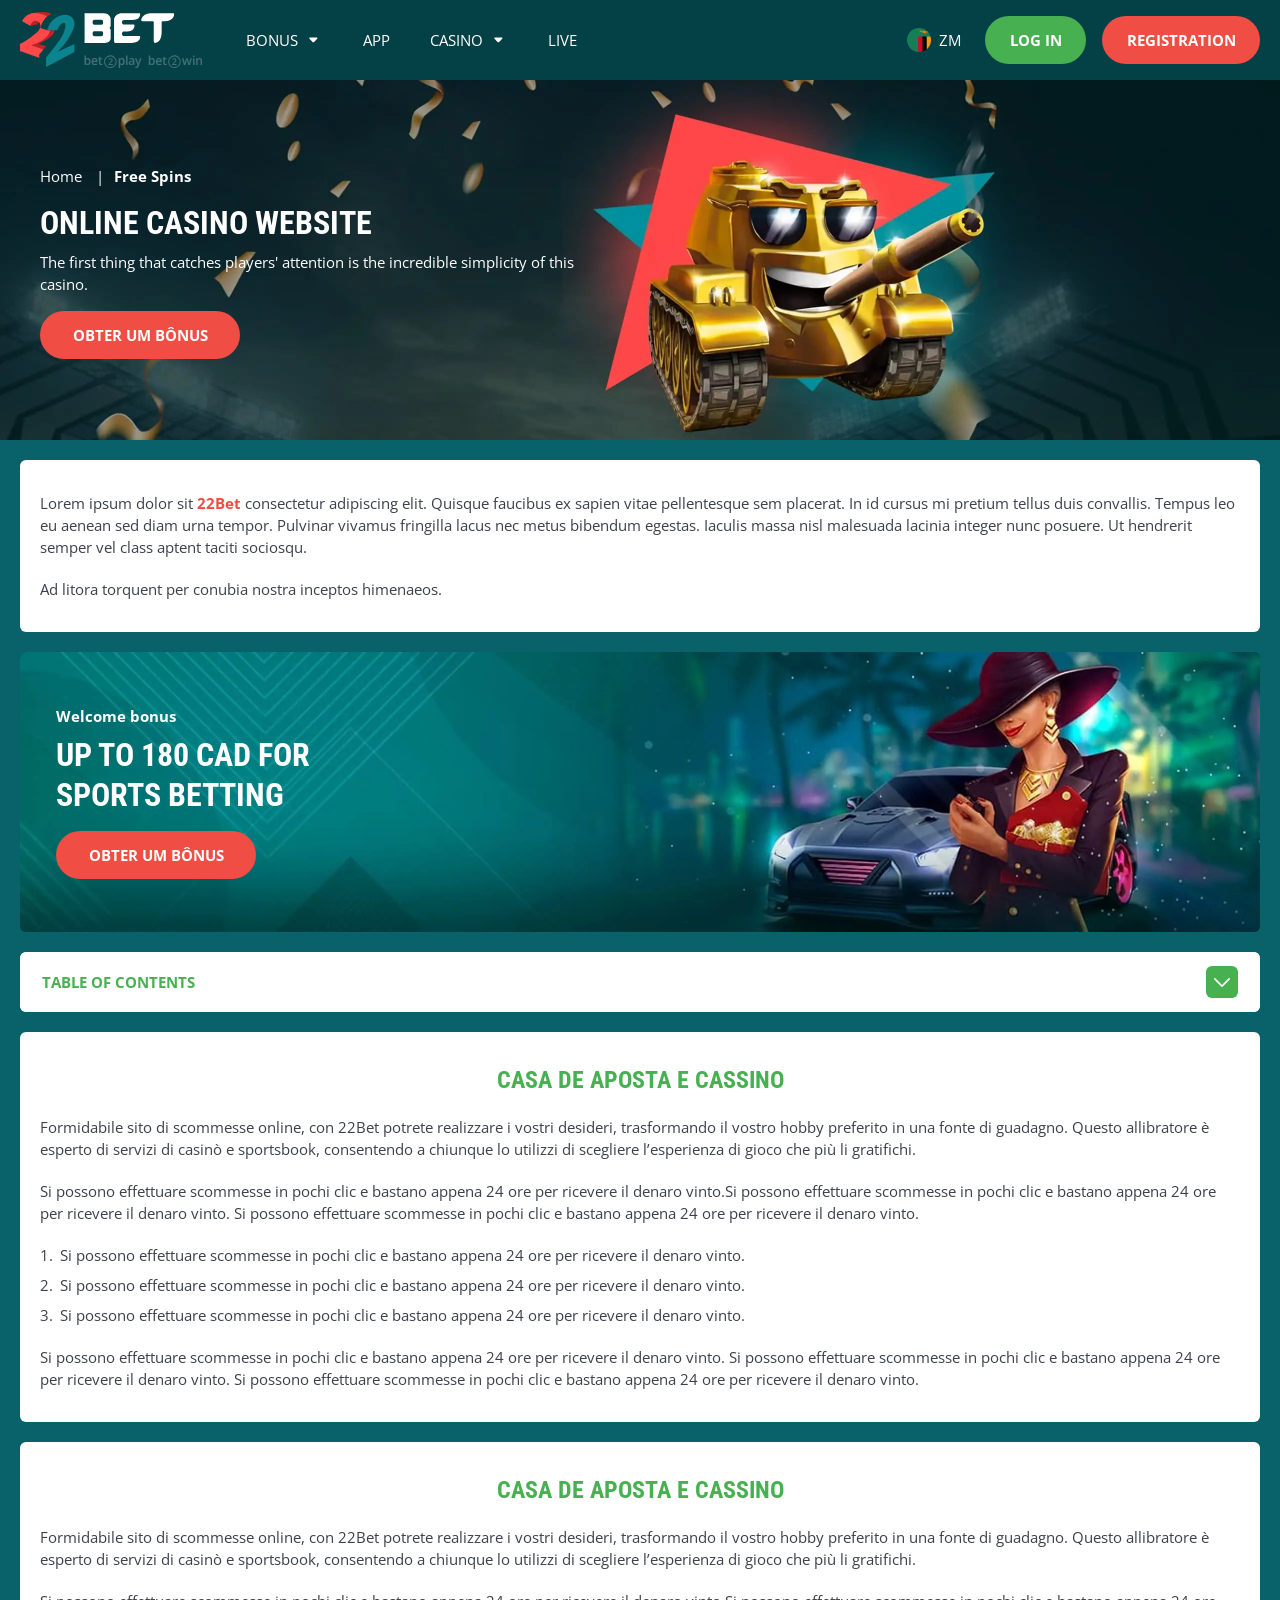
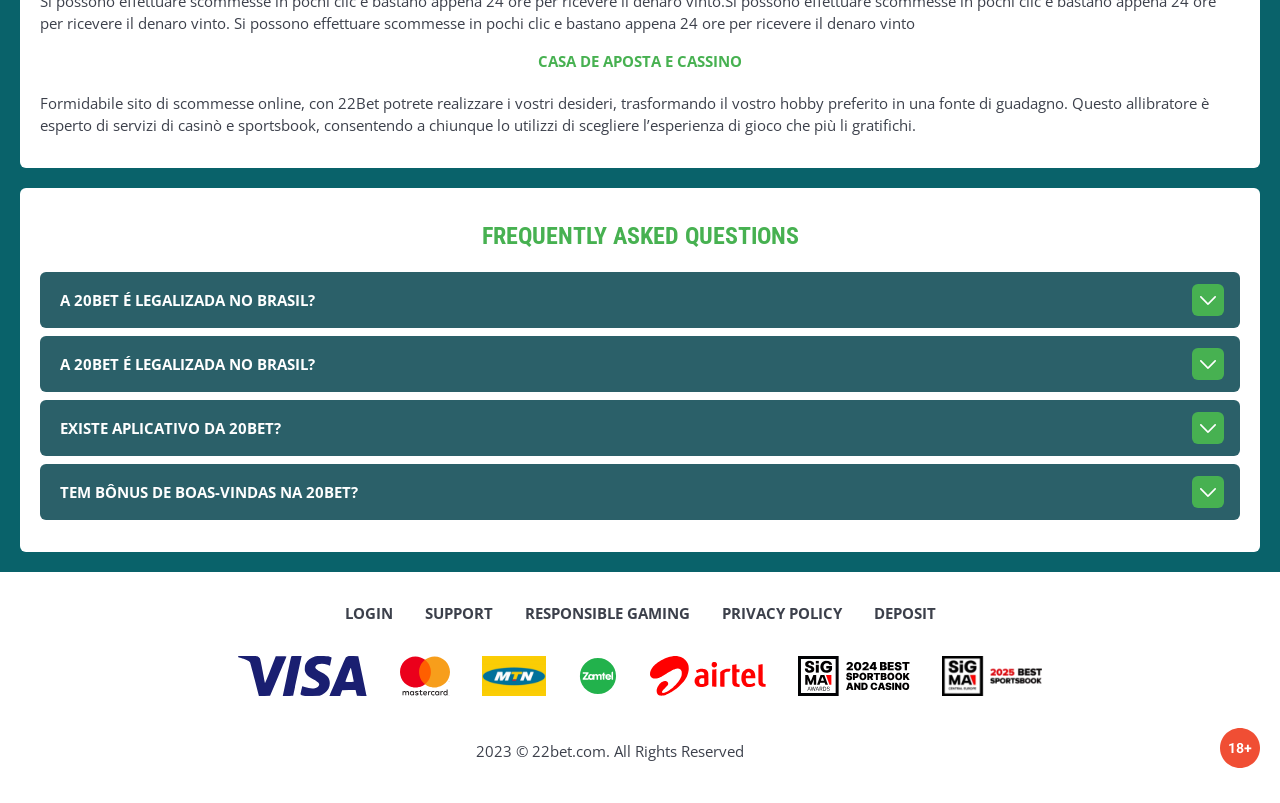
<file: freeSpins.html>
<!DOCTYPE html>
<html lang="zm">
  <head>
    <meta charset="UTF-8" />
   
    <meta name="viewport" content="width=device-width, initial-scale=1.0" />
    <title>22Bet </title>
    <meta name="description" content />
    <meta property="og:site_name" content />
    <meta property="og:title" content />
    <meta property="og:type" content="website" />
    <meta property="og:url" content />
    <meta property="og:image" content />
    <meta property="og:image:alt" content />
    <meta property="og:locale" content="zm" />
    <meta property="og:description" content />
    <link rel="preconnect" href="https://fonts.googleapis.com" />
    <link rel="preconnect" href="https://fonts.gstatic.com" crossorigin="anonymous" />
   <link href="https://fonts.googleapis.com/css2?family=Open+Sans:ital,wght@0,300..800;1,300..800&display=swap" rel="stylesheet">
<link href="https://fonts.googleapis.com/css?family=Roboto+Condensed&display=swap" rel="stylesheet">

   <link rel="stylesheet" href="./css/reset.css" />
    <link rel="stylesheet" href="./css/main.css" />
    <link rel="stylesheet" href="./css/media.css"/>
    <link rel="icon" href="./images/Group.png" type="image/x-icon"/>
    <script
    src="https://code.jquery.com/jquery-3.6.1.min.js"
    integrity="sha256-o88AwQnZB+VDvE9tvIXrMQaPlFFSUTR+nldQm1LuPXQ="
    crossorigin="anonymous"
  ></script>
  </head>
  <body>
    <header class="header">
      <section class="content header__content">
        <a href="./index.html" class="logo header__logo"
          ><img src="./images/logo.svg" alt="logo" title
        /></a>
        <button class="header__btn-menu" >
          <svg width="16px" height="16px" viewBox="0 0 16 16" xmlns="http://www.w3.org/2000/svg">
              <rect y="0" width="16" height="3" rx="1.5"></rect>
              <rect y="6.5" width="16" height="3" rx="1.5"></rect>
              <rect y="13" width="16" height="3" rx="1.5"></rect>
            </svg>
        </button>

          <nav class="menu header__menu">
            <ul class="header__menu-list">
                
              <li class="">
              <div class="header__menu-wrapper">
                <div class="js-button-expander js-button-expander--menu" >
                <a href="./bonus.html" >
                <span>Bonus</span>
              </a>
              </div>
              <div class="header__menu-wrap js-expand-content js-expand-content--menu">
                <ul >
                  <li>
                    <a href="./freeSpins.html">
                    <span>Free Spins</span>
                  </a></li>
                  <li><a href="./promoCode.html">
                    <span>Promo Code</span>
                  </a>
                </li>
                  <li><a href="./welcomeBonus.html">
                    <span>Welcome Bonus</span>
                  </a>
                </li>
                <li><a href="./vip.html">
                    <span>VIP</span>
                  </a>
                </li>
                </ul>
              </div>
              </div>
               <a href="./bonus.html" class="header__menu-item">
                <span>Bonus</span>
              </a>
            </li>
              <li>
                <a href="./app.html">
                 App
                </a>
              </li>
              
              <li class="">
              <div class="header__menu-wrapper">
                <div class="js-button-expander js-button-expander--menu" >
                <a href="./casino.html" >
                <span> Casino</span>
              </a>
              </div>
              <div class="header__menu-wrap js-expand-content js-expand-content--menu">
                <ul >
                  <li>
                    <a href="./slots.html">
                    <span>Slots</span>
                  </a></li>
                 
                </ul>
              </div>
              </div>
               <a href="./casino.html" class="header__menu-item">
                <span>Casino</span>
              </a>
            </li>
               <li>
                <a href="./live.html">
               Live
                </a>
              </li>
              <li>
                    <a href="./freeSpins.html">
                    <span>Free Spins</span>
                  </a></li>
                  <li><a href="./promoCode.html">
                    <span>Promo Code</span>
                  </a>
                </li>
                  <li><a href="./welcomeBonus.html">
                    <span>Welcome Bonus</span>
                  </a>
                </li>
                <li><a href="./vip.html">
                    <span>VIP</span>
                  </a>
                </li>
             <li>
                    <a href="./slots.html">
                    <span>Slots</span>
                  </a></li>
             
             
            </ul>
            <div class="header__button header__button-menu " >
              <a href="#" class="button  button__login-menu">log in</a>
              <a href="#" class="button button__menu">registration</a>
            </div>
           
          </nav>
            <a href="" class="header__flag">
                <span><img src="./images/flag.png" alt="flag" title /></span>
                <span>zm</span>
              </a>
            <a href="#" class="button button__login">log in</a>
            <a href="#" class="button button__singup">registration</a>
            <!-- <div id="clock" class="header__time">00:00</div>
           -->
      </section>
    </header>
     <main class="main home main-page">
        <section class=" hero hero__page">
           
            <div class="background background-page">
              <img src="./images/layout-images/bg-freeSpin.webp" alt="hero" title />
              
            </div>
            <div class="hero__wrapper hero__wrapper-page">
              <div class="hero__data hero__data-bonus">
                <ul
                class="breadcrumbs "
                
              >
                <li
                  
                >
                  <a href="#" >
                    <span >Home</span></a
                  >
                 
                </li>
                <li
                  
                >
                  <a href="#" > <span >Free Spins</span></a>
                 
                </li>
              </ul>
                <h1 class="title general hero__title">
                  Online Casino Website
                </h1>
                 <p class="hero__text">The first thing that catches players' attention is the incredible simplicity of this casino.</p>
               
                <a href="#" class="button  hero__button ">Obter um Bônus</a>
               
              </div>
             
            </div>
          </section>
      <section class="main__wrap main__wrap-page">
       
       <section class="content__wrapper content__wrapper-page">

         
        
       
          <section class="content article">
            <p>
             Lorem ipsum dolor sit <a href="#">22Bet</a> consectetur adipiscing elit. Quisque faucibus ex sapien vitae pellentesque sem placerat. In id cursus mi pretium tellus duis convallis. Tempus leo eu aenean sed diam urna tempor. Pulvinar vivamus fringilla lacus nec metus bibendum egestas. Iaculis massa nisl malesuada lacinia integer nunc posuere. Ut hendrerit semper vel class aptent taciti sociosqu.
            </p>
            <p>
             Ad litora torquent per conubia nostra inceptos himenaeos.
            </p>
          </section>
         
             
             <section class="content banner">
            <div class="background ">
              
              <img src="./images/layout-images/banner-freeSpin.webp" alt="banner" title />
              
             
            </div>
            <div class="banner__info">
              <p class="banner__subtitle">Welcome bonus</p>
              <h2 class="title high banner__title-main">
                  
               up to 180 CAD
for sports betting
              </h2>
            
              <a href="#" class="button banner__button">Obter um Bônus</a>
            </div>
          </section>
        
              <section class="content menu-review__content">
              

            
                <div class="menu__review-desk menu__review-content">Table of Contents</div>
                <ul class="menu__review menu__review-list">
                  <li><a href="#">Casa de Aposta e Cassino</a></li>
                    <li><a href="#">Casa de Aposta e Cassino</a></li>
                      <li><a href="#">Casa de Aposta e Cassino</a></li>
                        <li><a href="#">Casa de Aposta e Cassino</a></li>
                          <li><a href="#">Frequently Asked Questions</a></li>
                 
                </ul>
             
          
          </section>
          
        
          <section class="content article">
            <h2 class="title high article__title">Casa de Aposta e Cassino</h2>
             
            <p>
             Formidabile sito di scommesse online, con 22Bet potrete realizzare i vostri desideri, trasformando il vostro hobby preferito in una fonte di guadagno. Questo allibratore è esperto di servizi di casinò e sportsbook, consentendo a chiunque lo utilizzi di scegliere l’esperienza di gioco che più li gratifichi.
            </p>
            <p>
             Si possono effettuare scommesse in pochi clic e bastano appena 24 ore per ricevere il denaro vinto.Si possono effettuare scommesse in pochi clic e bastano appena 24 ore per ricevere il denaro vinto. Si possono effettuare scommesse in pochi clic e bastano appena 24 ore per ricevere il denaro vinto.
            </p>
           <ol>
              <li>Si possono effettuare scommesse in pochi clic e bastano appena 24 ore per ricevere il denaro vinto.</li>
              <li>Si possono effettuare scommesse in pochi clic e bastano appena 24 ore per ricevere il denaro vinto.</li>
              <li>Si possono effettuare scommesse in pochi clic e bastano appena 24 ore per ricevere il denaro vinto.</li>
            </ol>
            <p>Si possono effettuare scommesse in pochi clic e bastano appena 24 ore per ricevere il denaro vinto. Si possono effettuare scommesse in pochi clic e bastano appena 24 ore per ricevere il denaro vinto. Si possono effettuare scommesse in pochi clic e bastano appena 24 ore per ricevere il denaro vinto.</p>
          </section>
         
         
           <section class="content article">
            <h2 class="title high article__title">Casa de Aposta e Cassino</h2>
            <p>Formidabile sito di scommesse online, con 22Bet potrete realizzare i vostri desideri, trasformando il vostro hobby preferito in una fonte di guadagno. Questo allibratore è esperto di servizi di casinò e sportsbook, consentendo a chiunque lo utilizzi di scegliere l’esperienza di gioco che più li gratifichi.</p>
            <p>Si possono effettuare scommesse in pochi clic e bastano appena 24 ore per ricevere il denaro vinto.Si possono effettuare scommesse in pochi clic e bastano appena 24 ore per ricevere il denaro vinto. Si possono effettuare scommesse in pochi clic e bastano appena 24 ore per ricevere il denaro vinto</p>
            <h3>Casa de Aposta e Cassino</h3>
            <p>Formidabile sito di scommesse online, con 22Bet potrete realizzare i vostri desideri, trasformando il vostro hobby preferito in una fonte di guadagno. Questo allibratore è esperto di servizi di casinò e sportsbook, consentendo a chiunque lo utilizzi di scegliere l’esperienza di gioco che più li gratifichi.</p>
           </section>

          <section class="content faq">
            <h2 class="title high faq__title">Frequently Asked Questions</h2>
            <ul class="faq__list " >
              <li class="faq__item"  >
                <h3 class="title medium faq__subtitle js-button-expander js-button-expander--faq"  >A 20Bet é legalizada no Brasil?
                 </h3>
                <div  class="faq__answer js-expand-content js-expand-content--faq" >
                  <p  >
                    Sim, a casa de apostas tem licença emitida por Curaçao, que é reconhecida no Brasil e a permite atuar por aqui.
                  </p>
                </div>
              </li>
              <li class="faq__item"  >
                <h3 class="title medium faq__subtitle js-button-expander js-button-expander--faq"  >A 20Bet é legalizada no Brasil?</h3>
                <div class="faq__answer js-expand-content js-expand-content--faq" >
                  <p  >
                    Sim, a casa de apostas tem licença emitida por Curaçao, que é reconhecida no Brasil e a permite atuar por aqui.
                  </p>
                </div>
              </li> 
              <li class="faq__item"  >
                <h3 class="title medium faq__subtitle js-button-expander js-button-expander--faq"  >Existe aplicativo da 20Bet?</h3>
                <div class="faq__answer js-expand-content js-expand-content--faq" >
                  <p  >
                   Sim, disponível para sistemas operacionais iOS e Android.
                  </p>
                </div>
              </li> 
              <li class="faq__item"  >
                <h3 class="title medium faq__subtitle js-button-expander js-button-expander--faq"  >Tem bônus de boas-vindas na 20Bet?</h3>
                <div class="faq__answer js-expand-content js-expand-content--faq" >
                  <p  >
                   O pacote especial para novos usuários da 20Bet paga 100% sobre o primeiro depósito, com limite de 600 BRL.
                  </p>
                </div>
              </li> 
             
            </ul>
          </section>
          
        </section> 
      
        <div class=""  onclick="scrollToTop()">
          <button class="main__arrow" id="scrollToTopBtn"></button>
        </div> 
        
      </section>
    </main> 
    <footer class=" footer ">
      <section class="content footer__content">
        <ul class="footer__menu">
         <li><a href="./login.html">Login</a></li>
         <li><a href="./support.html">Support</a></li>
         <li><a href="./responsible.html">Responsible Gaming</a></li>
         <li><a href="./policy.html">Privacy Policy</a></li>
         <li><a href="./deposit.html">Deposit</a></li>
        </ul>
       
             <ul class="footer__cards-list">
           
            <li>
              <a href="#"
                ><img src="./images/footer-img1.svg" alt="cardpay" title
              /></a>
            </li>
             <li>
              <a href="#"
                ><img src="./images/footer-img2.svg" alt="cardpay" title
              /></a>
            </li>
             <li>
              <a href="#"
                ><img src="./images/footer-img3.svg" alt="cardpay" title
              /></a>
            </li>
             <li>
              <a href="#"
                ><img src="./images/footer-img4.svg" alt="cardpay" title
              /></a>
            </li>
             <li>
              <a href="#"
                ><img src="./images/footer-img5.svg" alt="cardpay" title
              /></a>
            </li>
             <li>
              <a href="#"
                ><img src="./images/footer-img6.svg" alt="cardpay" title
              /></a>
            </li>
             <li>
              <a href="#"
                ><img src="./images/footer-img7.svg" alt="cardpay" title
              /></a>
            </li>
           
            
          </ul>
       
        <div class="footer__wrapp">
          <div class="footer__text">
           
            <p>2023 &copy; 22bet.com. All Rights Reserved
</p>
           
          </div>
          <div class="footer__age">
            <img src="./images/age.svg" alt="age" title />
          </div>
        </div>
      
      </section>
    </footer>
    <script src="./js/arrowUp.js" defer></script>
    <script src="./js/sidebar.js" defer></script>
    <script src="./js/expander.js" defer></script>
    <script src="./js/mobile-menu.js" defer></script>
    <!-- <script src="./js/clock.js" defer></script> -->
  </body>
</html>
</file>
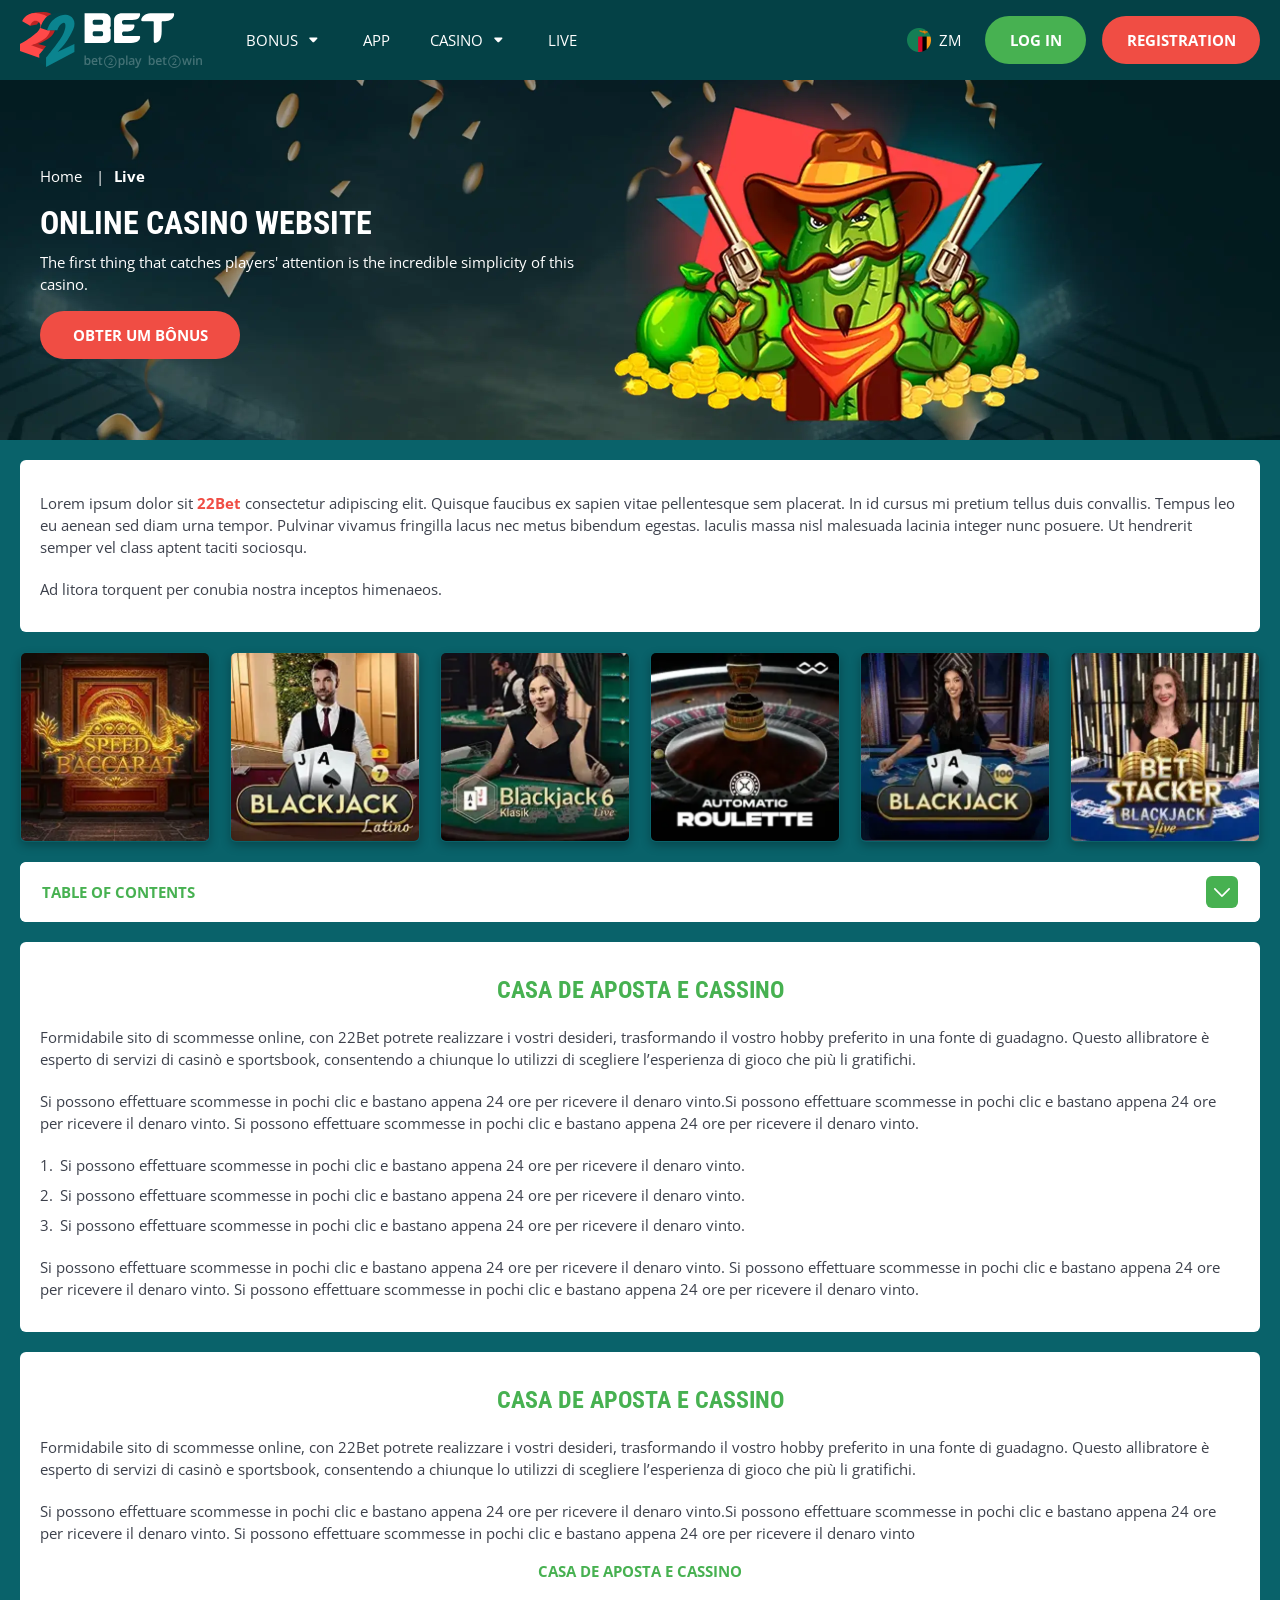
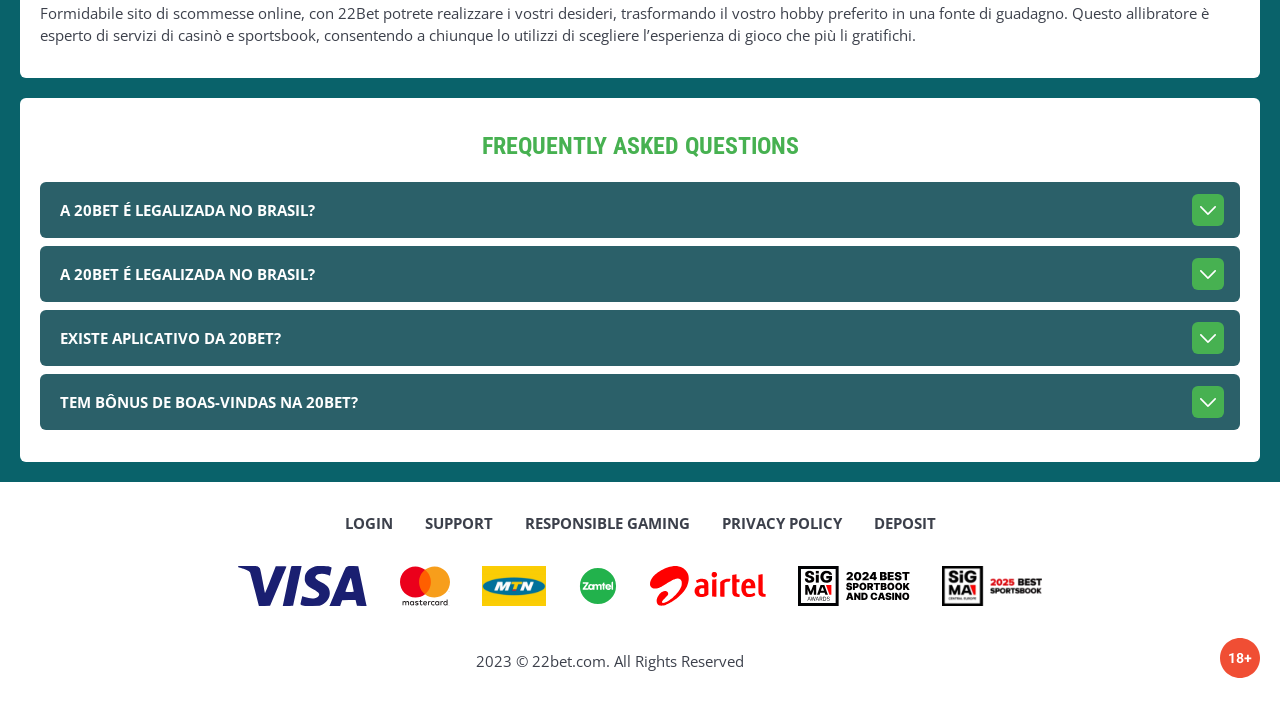
<file: live.html>
<!DOCTYPE html>
<html lang="zm">
  <head>
    <meta charset="UTF-8" />
   
    <meta name="viewport" content="width=device-width, initial-scale=1.0" />
    <title>22Bet </title>
    <meta name="description" content />
    <meta property="og:site_name" content />
    <meta property="og:title" content />
    <meta property="og:type" content="website" />
    <meta property="og:url" content />
    <meta property="og:image" content />
    <meta property="og:image:alt" content />
    <meta property="og:locale" content="zm" />
    <meta property="og:description" content />
    <link rel="preconnect" href="https://fonts.googleapis.com" />
    <link rel="preconnect" href="https://fonts.gstatic.com" crossorigin="anonymous" />
   <link href="https://fonts.googleapis.com/css2?family=Open+Sans:ital,wght@0,300..800;1,300..800&display=swap" rel="stylesheet">
<link href="https://fonts.googleapis.com/css?family=Roboto+Condensed&display=swap" rel="stylesheet">

   <link rel="stylesheet" href="./css/reset.css" />
    <link rel="stylesheet" href="./css/main.css" />
    <link rel="stylesheet" href="./css/media.css"/>
    <link rel="icon" href="./images/Group.png" type="image/x-icon"/>
    <script
    src="https://code.jquery.com/jquery-3.6.1.min.js"
    integrity="sha256-o88AwQnZB+VDvE9tvIXrMQaPlFFSUTR+nldQm1LuPXQ="
    crossorigin="anonymous"
  ></script>
  </head>
  <body>
    <header class="header">
      <section class="content header__content">
        <a href="./index.html" class="logo header__logo"
          ><img src="./images/logo.svg" alt="logo" title
        /></a>
        <button class="header__btn-menu" >
          <svg width="16px" height="16px" viewBox="0 0 16 16" xmlns="http://www.w3.org/2000/svg">
              <rect y="0" width="16" height="3" rx="1.5"></rect>
              <rect y="6.5" width="16" height="3" rx="1.5"></rect>
              <rect y="13" width="16" height="3" rx="1.5"></rect>
            </svg>
        </button>

          <nav class="menu header__menu">
            <ul class="header__menu-list">
                
              <li class="">
              <div class="header__menu-wrapper">
                <div class="js-button-expander js-button-expander--menu" >
                <a href="./bonus.html" >
                <span>Bonus</span>
              </a>
              </div>
              <div class="header__menu-wrap js-expand-content js-expand-content--menu">
                <ul >
                  <li>
                    <a href="./freeSpins.html">
                    <span>Free Spins</span>
                  </a></li>
                  <li><a href="./promoCode.html">
                    <span>Promo Code</span>
                  </a>
                </li>
                  <li><a href="./welcomeBonus.html">
                    <span>Welcome Bonus</span>
                  </a>
                </li>
                <li><a href="./vip.html">
                    <span>VIP</span>
                  </a>
                </li>
                </ul>
              </div>
              </div>
               <a href="./bonus.html" class="header__menu-item">
                <span>Bonus</span>
              </a>
            </li>
              <li>
                <a href="./app.html">
                 App
                </a>
              </li>
              
              <li class="">
              <div class="header__menu-wrapper">
                <div class="js-button-expander js-button-expander--menu" >
                <a href="./casino.html" >
                <span> Casino</span>
              </a>
              </div>
              <div class="header__menu-wrap js-expand-content js-expand-content--menu">
                <ul >
                  <li>
                    <a href="./slots.html">
                    <span>Slots</span>
                  </a></li>
                 
                </ul>
              </div>
              </div>
               <a href="./casino.html" class="header__menu-item">
                <span>Casino</span>
              </a>
            </li>
               <li>
                <a href="./live.html">
               Live
                </a>
              </li>
              <li>
                    <a href="./freeSpins.html">
                    <span>Free Spins</span>
                  </a></li>
                  <li><a href="./promoCode.html">
                    <span>Promo Code</span>
                  </a>
                </li>
                  <li><a href="./welcomeBonus.html">
                    <span>Welcome Bonus</span>
                  </a>
                </li>
                <li><a href="./vip.html">
                    <span>VIP</span>
                  </a>
                </li>
             <li>
                    <a href="./slots.html">
                    <span>Slots</span>
                  </a></li>
             
             
            </ul>
            <div class="header__button header__button-menu " >
              <a href="#" class="button  button__login-menu">log in</a>
              <a href="#" class="button button__menu">registration</a>
            </div>
           
          </nav>
          <a href="" class="header__flag">
                <span><img src="./images/flag.png" alt="flag" title /></span>
                <span>zm</span>
              </a>
            <a href="#" class="button button__login">log in</a>
            <a href="#" class="button button__singup">registration</a>
            <!-- <div id="clock" class="header__time">00:00</div>
             -->
      </section>
    </header>
     <main class="main home main-page">
        <section class=" hero hero__page">
           
            <div class="background ">
              <img src="./images/live/bg-live.webp" alt="hero" title />
              
            </div>
            <div class="hero__wrapper hero__wrapper-page">
              <div class="hero__data hero__data-bonus">
                <ul
                class="breadcrumbs "
                
              >
                <li
                  
                >
                  <a href="#" >
                    <span >Home</span></a
                  >
                 
                </li>
                <li
                  
                >
                  <a href="#" > <span >Live</span></a>
                 
                </li>
              </ul>
                <h1 class="title general hero__title">
                  Online Casino Website
                </h1>
                 <p class="hero__text">The first thing that catches players' attention is the incredible simplicity of this casino.</p>
               
                <a href="#" class="button  hero__button ">Obter um Bônus</a>
               
              </div>
             
            </div>
          </section>
      <section class="main__wrap main__wrap-page">
       
       <section class="content__wrapper content__wrapper-page">

         
        
       
          <section class="content article">
            <p>
             Lorem ipsum dolor sit <a href="#">22Bet</a> consectetur adipiscing elit. Quisque faucibus ex sapien vitae pellentesque sem placerat. In id cursus mi pretium tellus duis convallis. Tempus leo eu aenean sed diam urna tempor. Pulvinar vivamus fringilla lacus nec metus bibendum egestas. Iaculis massa nisl malesuada lacinia integer nunc posuere. Ut hendrerit semper vel class aptent taciti sociosqu.
            </p>
            <p>
             Ad litora torquent per conubia nostra inceptos himenaeos.
            </p>
          </section>
               <section class="content casino">
           
              <ul class="casino__list">
                <li class="casino__item">
                    <div class="casino__wrapper">
                      <img class="casino__img" src="./images/live/card-live1.webp" alt="" title>
                    <div class="casino__hover casino__hover-live">
                        
                        <div class="casino-box">
                            
                        <a href="#" class="button  casino__buttons">Play now</a>
                        </div>
                    </div>
                    </div>
                    
                </li>
                <li class="casino__item">
                  <div class="casino__wrapper">
                    <img class="casino__img" src="./images/live/card-live2.webp" alt="" title>
                <div class="casino__hover casino__hover-live">
                      
                        <div class="casino-box">
                            
                        <a href="#" class="button  casino__buttons">Play now</a>
                        </div>
                    </div>
                  </div>
                 
              </li>
              <li class="casino__item">
                <div class="casino__wrapper">
                  <img class="casino__img" src="./images/live/card-live3.webp" alt="" title>
               <div class="casino__hover casino__hover-live">
                        
                        <div class="casino-box">
                            
                        <a href="#" class="button  casino__buttons">Play now</a>
                        </div>
                    </div>
               
            </li>
             <li class="casino__item">
                <div class="casino__wrapper">
                  <img class="casino__img" src="./images/live/card-live4.webp" alt="" title>
               <div class="casino__hover casino__hover-live">
                        
                        <div class="casino-box">
                            
                        <a href="#" class="button  casino__buttons">Play now</a>
                        </div>
                    </div>
               
            </li>
             <li class="casino__item">
                <div class="casino__wrapper">
                  <img class="casino__img" src="./images/live/card-live5.webp" alt="" title>
               <div class="casino__hover casino__hover-live">
                        
                        <div class="casino-box">
                            
                        <a href="#" class="button  casino__buttons">Play now</a>
                        </div>
                    </div>
               
            </li>
             <li class="casino__item">
                <div class="casino__wrapper">
                  <img class="casino__img" src="./images/live/card-live6.webp" alt="" title>
               <div class="casino__hover casino__hover-live">
                        
                        <div class="casino-box">
                            
                        <a href="#" class="button  casino__buttons">Play now</a>
                        </div>
                    </div>
               
            </li>
           
    
      

              </ul>
         </section>
             
        
        
              <section class="content menu-review__content">
              

            
                <div class="menu__review-desk menu__review-content">Table of Contents</div>
                <ul class="menu__review menu__review-list">
                  <li><a href="#">Casa de Aposta e Cassino</a></li>
                    <li><a href="#">Casa de Aposta e Cassino</a></li>
                      <li><a href="#">Casa de Aposta e Cassino</a></li>
                        <li><a href="#">Casa de Aposta e Cassino</a></li>
                          <li><a href="#">Frequently Asked Questions</a></li>
                 
                </ul>
             
          
          </section>
          
        
          <section class="content article">
            <h2 class="title high article__title">Casa de Aposta e Cassino</h2>
             
            <p>
             Formidabile sito di scommesse online, con 22Bet potrete realizzare i vostri desideri, trasformando il vostro hobby preferito in una fonte di guadagno. Questo allibratore è esperto di servizi di casinò e sportsbook, consentendo a chiunque lo utilizzi di scegliere l’esperienza di gioco che più li gratifichi.
            </p>
            <p>
             Si possono effettuare scommesse in pochi clic e bastano appena 24 ore per ricevere il denaro vinto.Si possono effettuare scommesse in pochi clic e bastano appena 24 ore per ricevere il denaro vinto. Si possono effettuare scommesse in pochi clic e bastano appena 24 ore per ricevere il denaro vinto.
            </p>
           <ol>
              <li>Si possono effettuare scommesse in pochi clic e bastano appena 24 ore per ricevere il denaro vinto.</li>
              <li>Si possono effettuare scommesse in pochi clic e bastano appena 24 ore per ricevere il denaro vinto.</li>
              <li>Si possono effettuare scommesse in pochi clic e bastano appena 24 ore per ricevere il denaro vinto.</li>
            </ol>
            <p>Si possono effettuare scommesse in pochi clic e bastano appena 24 ore per ricevere il denaro vinto. Si possono effettuare scommesse in pochi clic e bastano appena 24 ore per ricevere il denaro vinto. Si possono effettuare scommesse in pochi clic e bastano appena 24 ore per ricevere il denaro vinto.</p>
          </section>
         
         
           <section class="content article">
            <h2 class="title high article__title">Casa de Aposta e Cassino</h2>
            <p>Formidabile sito di scommesse online, con 22Bet potrete realizzare i vostri desideri, trasformando il vostro hobby preferito in una fonte di guadagno. Questo allibratore è esperto di servizi di casinò e sportsbook, consentendo a chiunque lo utilizzi di scegliere l’esperienza di gioco che più li gratifichi.</p>
            <p>Si possono effettuare scommesse in pochi clic e bastano appena 24 ore per ricevere il denaro vinto.Si possono effettuare scommesse in pochi clic e bastano appena 24 ore per ricevere il denaro vinto. Si possono effettuare scommesse in pochi clic e bastano appena 24 ore per ricevere il denaro vinto</p>
            <h3>Casa de Aposta e Cassino</h3>
            <p>Formidabile sito di scommesse online, con 22Bet potrete realizzare i vostri desideri, trasformando il vostro hobby preferito in una fonte di guadagno. Questo allibratore è esperto di servizi di casinò e sportsbook, consentendo a chiunque lo utilizzi di scegliere l’esperienza di gioco che più li gratifichi.</p>
           </section>

          <section class="content faq">
            <h2 class="title high faq__title">Frequently Asked Questions</h2>
            <ul class="faq__list " >
              <li class="faq__item"  >
                <h3 class="title medium faq__subtitle js-button-expander js-button-expander--faq"  >A 20Bet é legalizada no Brasil?
                 </h3>
                <div  class="faq__answer js-expand-content js-expand-content--faq" >
                  <p  >
                    Sim, a casa de apostas tem licença emitida por Curaçao, que é reconhecida no Brasil e a permite atuar por aqui.
                  </p>
                </div>
              </li>
              <li class="faq__item"  >
                <h3 class="title medium faq__subtitle js-button-expander js-button-expander--faq"  >A 20Bet é legalizada no Brasil?</h3>
                <div class="faq__answer js-expand-content js-expand-content--faq" >
                  <p  >
                    Sim, a casa de apostas tem licença emitida por Curaçao, que é reconhecida no Brasil e a permite atuar por aqui.
                  </p>
                </div>
              </li> 
              <li class="faq__item"  >
                <h3 class="title medium faq__subtitle js-button-expander js-button-expander--faq"  >Existe aplicativo da 20Bet?</h3>
                <div class="faq__answer js-expand-content js-expand-content--faq" >
                  <p  >
                   Sim, disponível para sistemas operacionais iOS e Android.
                  </p>
                </div>
              </li> 
              <li class="faq__item"  >
                <h3 class="title medium faq__subtitle js-button-expander js-button-expander--faq"  >Tem bônus de boas-vindas na 20Bet?</h3>
                <div class="faq__answer js-expand-content js-expand-content--faq" >
                  <p  >
                   O pacote especial para novos usuários da 20Bet paga 100% sobre o primeiro depósito, com limite de 600 BRL.
                  </p>
                </div>
              </li> 
             
            </ul>
          </section>
          
        </section> 
      
        <div class=""  onclick="scrollToTop()">
          <button class="main__arrow" id="scrollToTopBtn"></button>
        </div> 
        
      </section>
    </main> 
       <footer class=" footer ">
      <section class="content footer__content">
        <ul class="footer__menu">
         <li><a href="./login.html">Login</a></li>
         <li><a href="./support.html">Support</a></li>
         <li><a href="./responsible.html">Responsible Gaming</a></li>
         <li><a href="./policy.html">Privacy Policy</a></li>
         <li><a href="./deposit.html">Deposit</a></li>
        </ul>
       
         <ul class="footer__cards-list">
           
            <li>
              <a href="#"
                ><img src="./images/footer-img1.svg" alt="cardpay" title
              /></a>
            </li>
             <li>
              <a href="#"
                ><img src="./images/footer-img2.svg" alt="cardpay" title
              /></a>
            </li>
             <li>
              <a href="#"
                ><img src="./images/footer-img3.svg" alt="cardpay" title
              /></a>
            </li>
             <li>
              <a href="#"
                ><img src="./images/footer-img4.svg" alt="cardpay" title
              /></a>
            </li>
             <li>
              <a href="#"
                ><img src="./images/footer-img5.svg" alt="cardpay" title
              /></a>
            </li>
             <li>
              <a href="#"
                ><img src="./images/footer-img6.svg" alt="cardpay" title
              /></a>
            </li>
             <li>
              <a href="#"
                ><img src="./images/footer-img7.svg" alt="cardpay" title
              /></a>
            </li>
           
            
          </ul>
        <div class="footer__wrapp">
          <div class="footer__text">
           
            <p>2023 &copy; 22bet.com. All Rights Reserved
</p>
           
          </div>
          <div class="footer__age">
            <img src="./images/age.svg" alt="age" title />
          </div>
        </div>
      
      </section>
    </footer>
    <script src="./js/arrowUp.js" defer></script>
    <script src="./js/sidebar.js" defer></script>
    <script src="./js/expander.js" defer></script>
    <script src="./js/mobile-menu.js" defer></script>
    <!-- <script src="./js/clock.js" defer></script> -->
  </body>
</html>
</file>
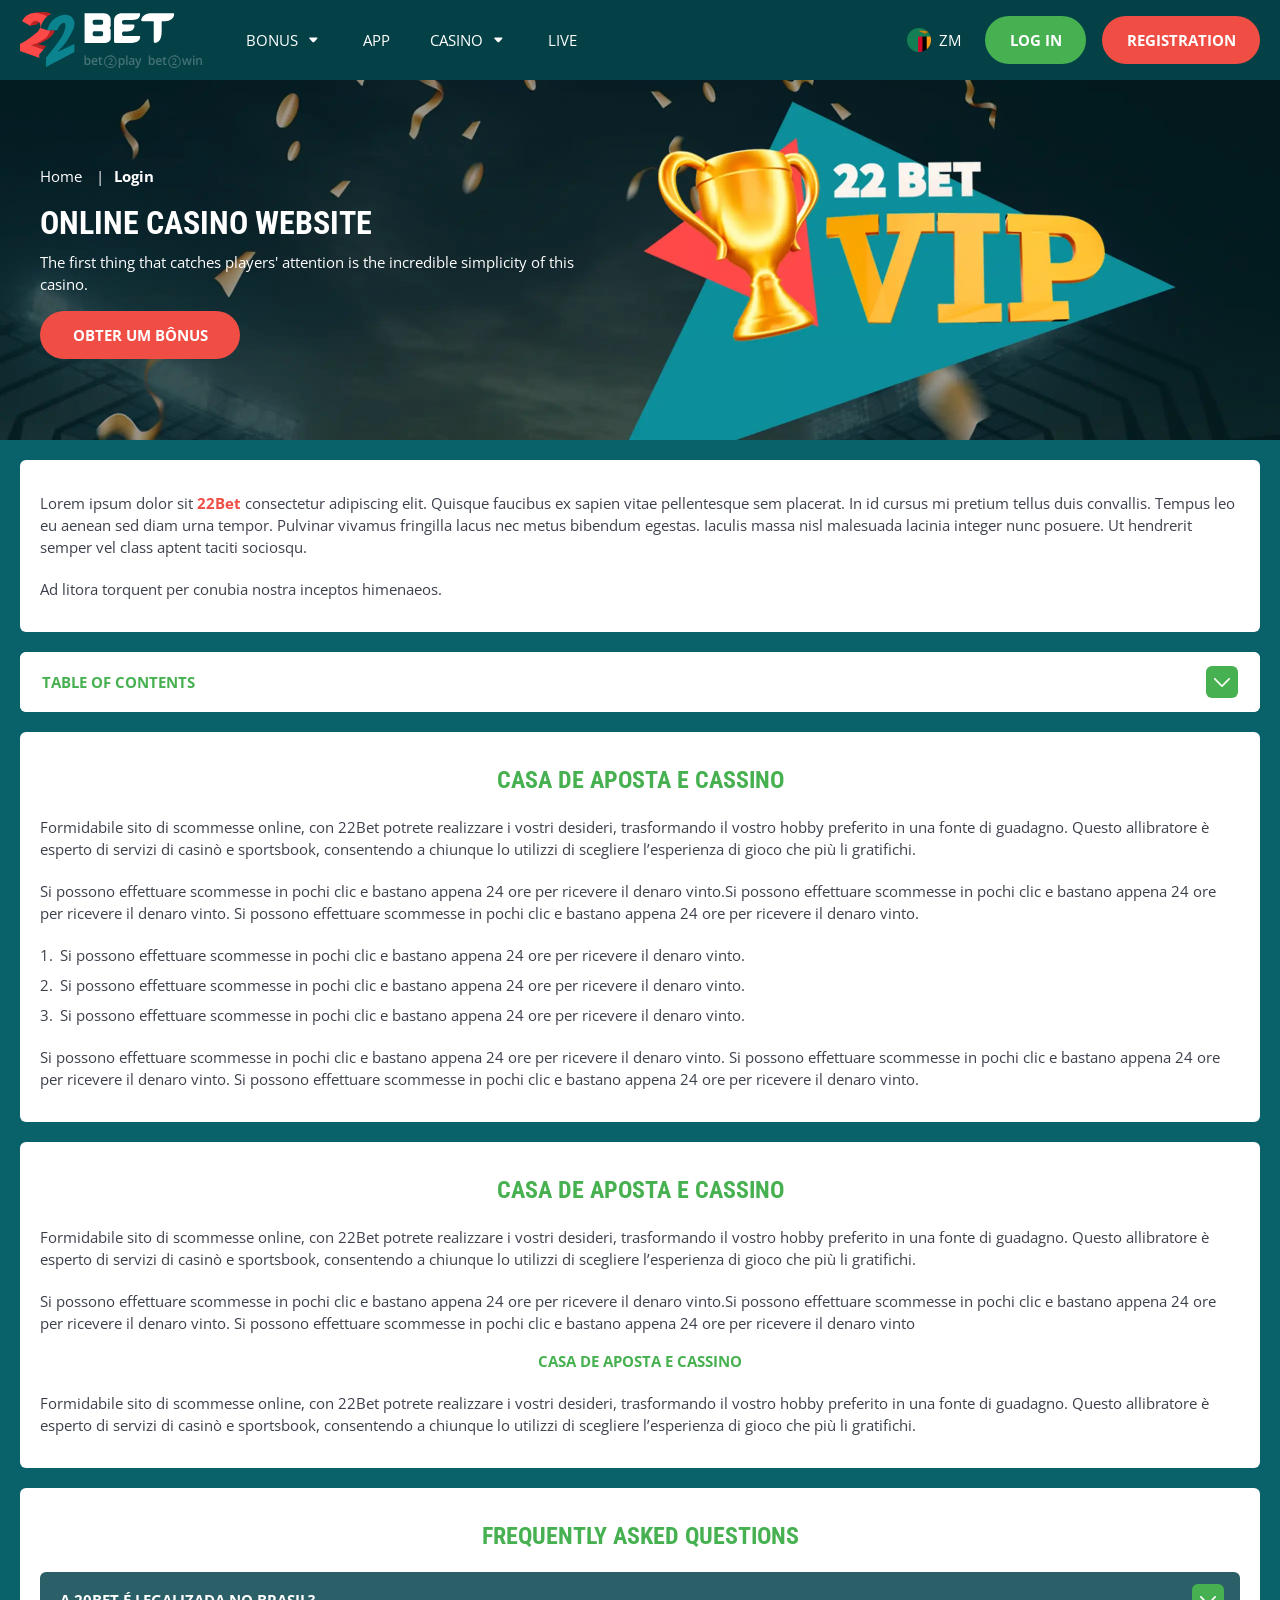
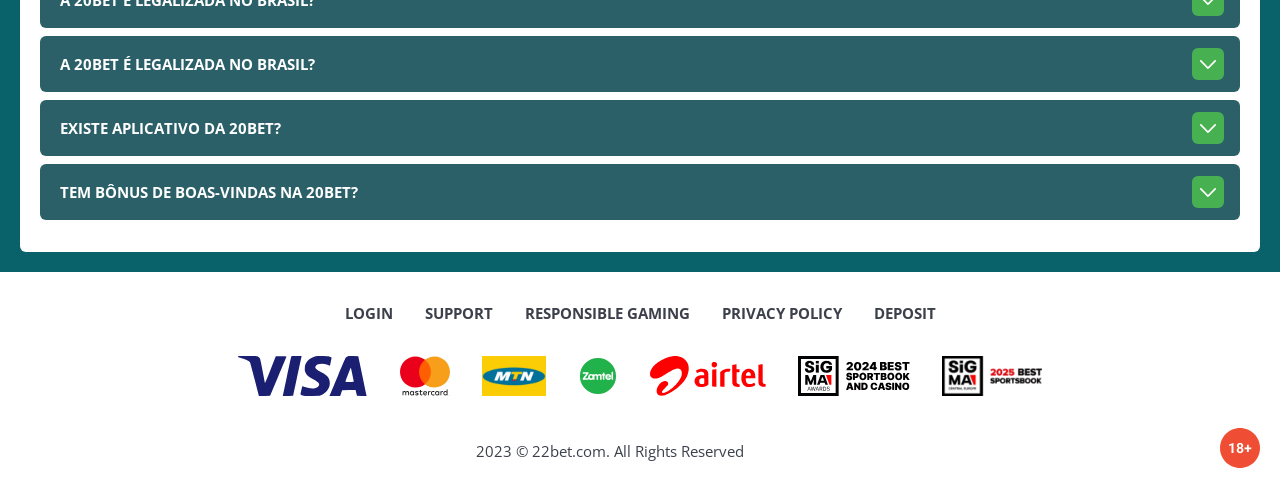
<file: login.html>
<!DOCTYPE html>
<html lang="zm">
  <head>
    <meta charset="UTF-8" />
   
    <meta name="viewport" content="width=device-width, initial-scale=1.0" />
    <title>22Bet </title>
    <meta name="description" content />
    <meta property="og:site_name" content />
    <meta property="og:title" content />
    <meta property="og:type" content="website" />
    <meta property="og:url" content />
    <meta property="og:image" content />
    <meta property="og:image:alt" content />
    <meta property="og:locale" content="zm" />
    <meta property="og:description" content />
    <link rel="preconnect" href="https://fonts.googleapis.com" />
    <link rel="preconnect" href="https://fonts.gstatic.com" crossorigin="anonymous" />
   <link href="https://fonts.googleapis.com/css2?family=Open+Sans:ital,wght@0,300..800;1,300..800&display=swap" rel="stylesheet">
<link href="https://fonts.googleapis.com/css?family=Roboto+Condensed&display=swap" rel="stylesheet">

   <link rel="stylesheet" href="./css/reset.css" />
    <link rel="stylesheet" href="./css/main.css" />
    <link rel="stylesheet" href="./css/media.css"/>
    <link rel="icon" href="./images/Group.png" type="image/x-icon"/>
    <script
    src="https://code.jquery.com/jquery-3.6.1.min.js"
    integrity="sha256-o88AwQnZB+VDvE9tvIXrMQaPlFFSUTR+nldQm1LuPXQ="
    crossorigin="anonymous"
  ></script>
  </head>
  <body>
    <header class="header">
      <section class="content header__content">
        <a href="./index.html" class="logo header__logo"
          ><img src="./images/logo.svg" alt="logo" title
        /></a>
        <button class="header__btn-menu" >
          <svg width="16px" height="16px" viewBox="0 0 16 16" xmlns="http://www.w3.org/2000/svg">
              <rect y="0" width="16" height="3" rx="1.5"></rect>
              <rect y="6.5" width="16" height="3" rx="1.5"></rect>
              <rect y="13" width="16" height="3" rx="1.5"></rect>
            </svg>
        </button>

          <nav class="menu header__menu">
            <ul class="header__menu-list">
                
              <li class="">
              <div class="header__menu-wrapper">
                <div class="js-button-expander js-button-expander--menu" >
                <a href="./bonus.html" >
                <span>Bonus</span>
              </a>
              </div>
              <div class="header__menu-wrap js-expand-content js-expand-content--menu">
                <ul >
                  <li>
                    <a href="./freeSpins.html">
                    <span>Free Spins</span>
                  </a></li>
                  <li><a href="./promoCode.html">
                    <span>Promo Code</span>
                  </a>
                </li>
                  <li><a href="./welcomeBonus.html">
                    <span>Welcome Bonus</span>
                  </a>
                </li>
                <li><a href="./vip.html">
                    <span>VIP</span>
                  </a>
                </li>
                </ul>
              </div>
              </div>
               <a href="./bonus.html" class="header__menu-item">
                <span>Bonus</span>
              </a>
            </li>
              <li>
                <a href="./app.html">
                 App
                </a>
              </li>
              
              <li class="">
              <div class="header__menu-wrapper">
                <div class="js-button-expander js-button-expander--menu" >
                <a href="./casino.html" >
                <span> Casino</span>
              </a>
              </div>
              <div class="header__menu-wrap js-expand-content js-expand-content--menu">
                <ul >
                  <li>
                    <a href="./slots.html">
                    <span>Slots</span>
                  </a></li>
                 
                </ul>
              </div>
              </div>
               <a href="./casino.html" class="header__menu-item">
                <span>Casino</span>
              </a>
            </li>
               <li>
                <a href="./live.html">
               Live
                </a>
              </li>
              <li>
                    <a href="./freeSpins.html">
                    <span>Free Spins</span>
                  </a></li>
                  <li><a href="./promoCode.html">
                    <span>Promo Code</span>
                  </a>
                </li>
                  <li><a href="./welcomeBonus.html">
                    <span>Welcome Bonus</span>
                  </a>
                </li>
                <li><a href="./vip.html">
                    <span>VIP</span>
                  </a>
                </li>
             <li>
                    <a href="./slots.html">
                    <span>Slots</span>
                  </a></li>
             
             
            </ul>
            <div class="header__button header__button-menu " >
              <a href="#" class="button  button__login-menu">log in</a>
              <a href="#" class="button button__menu">registration</a>
            </div>
           
          </nav>
          <a href="" class="header__flag">
                <span><img src="./images/flag.png" alt="flag" title /></span>
                <span>zm</span>
              </a>
            <a href="#" class="button button__login">log in</a>
            <a href="#" class="button button__singup">registration</a>
            <!-- <div id="clock" class="header__time">00:00</div>
             -->
      </section>
    </header>
     <main class="main home main-page">
        <section class=" hero hero__page">
           
            <div class="background background-page">
              <img src="./images/layout-images/bg-login.webp" alt="hero" title />
              
            </div>
            <div class="hero__wrapper hero__wrapper-page">
              <div class="hero__data hero__data-bonus">
                <ul
                class="breadcrumbs "
                
              >
                <li
                  
                >
                  <a href="#" >
                    <span >Home</span></a
                  >
                 
                </li>
                <li
                  
                >
                  <a href="#" > <span >Login</span></a>
                 
                </li>
              </ul>
                <h1 class="title general hero__title">
                  Online Casino Website
                </h1>
                 <p class="hero__text">The first thing that catches players' attention is the incredible simplicity of this casino.</p>
               
                <a href="#" class="button  hero__button ">Obter um Bônus</a>
               
              </div>
             
            </div>
          </section>
      <section class="main__wrap main__wrap-page">
       
       <section class="content__wrapper content__wrapper-page">

         
        
       
          <section class="content article">
            <p>
             Lorem ipsum dolor sit <a href="#">22Bet</a> consectetur adipiscing elit. Quisque faucibus ex sapien vitae pellentesque sem placerat. In id cursus mi pretium tellus duis convallis. Tempus leo eu aenean sed diam urna tempor. Pulvinar vivamus fringilla lacus nec metus bibendum egestas. Iaculis massa nisl malesuada lacinia integer nunc posuere. Ut hendrerit semper vel class aptent taciti sociosqu.
            </p>
            <p>
             Ad litora torquent per conubia nostra inceptos himenaeos.
            </p>
          </section>
        
        
              <section class="content menu-review__content">
              

            
                <div class="menu__review-desk menu__review-content">Table of Contents</div>
                <ul class="menu__review menu__review-list">
                  <li><a href="#">Casa de Aposta e Cassino</a></li>
                    <li><a href="#">Casa de Aposta e Cassino</a></li>
                      <li><a href="#">Casa de Aposta e Cassino</a></li>
                        <li><a href="#">Casa de Aposta e Cassino</a></li>
                          <li><a href="#">Frequently Asked Questions</a></li>
                 
                </ul>
             
          
          </section>
          
        
          <section class="content article">
            <h2 class="title high article__title">Casa de Aposta e Cassino</h2>
             
            <p>
             Formidabile sito di scommesse online, con 22Bet potrete realizzare i vostri desideri, trasformando il vostro hobby preferito in una fonte di guadagno. Questo allibratore è esperto di servizi di casinò e sportsbook, consentendo a chiunque lo utilizzi di scegliere l’esperienza di gioco che più li gratifichi.
            </p>
            <p>
             Si possono effettuare scommesse in pochi clic e bastano appena 24 ore per ricevere il denaro vinto.Si possono effettuare scommesse in pochi clic e bastano appena 24 ore per ricevere il denaro vinto. Si possono effettuare scommesse in pochi clic e bastano appena 24 ore per ricevere il denaro vinto.
            </p>
           <ol>
              <li>Si possono effettuare scommesse in pochi clic e bastano appena 24 ore per ricevere il denaro vinto.</li>
              <li>Si possono effettuare scommesse in pochi clic e bastano appena 24 ore per ricevere il denaro vinto.</li>
              <li>Si possono effettuare scommesse in pochi clic e bastano appena 24 ore per ricevere il denaro vinto.</li>
            </ol>
            <p>Si possono effettuare scommesse in pochi clic e bastano appena 24 ore per ricevere il denaro vinto. Si possono effettuare scommesse in pochi clic e bastano appena 24 ore per ricevere il denaro vinto. Si possono effettuare scommesse in pochi clic e bastano appena 24 ore per ricevere il denaro vinto.</p>
          </section>
         
         
           <section class="content article">
            <h2 class="title high article__title">Casa de Aposta e Cassino</h2>
            <p>Formidabile sito di scommesse online, con 22Bet potrete realizzare i vostri desideri, trasformando il vostro hobby preferito in una fonte di guadagno. Questo allibratore è esperto di servizi di casinò e sportsbook, consentendo a chiunque lo utilizzi di scegliere l’esperienza di gioco che più li gratifichi.</p>
            <p>Si possono effettuare scommesse in pochi clic e bastano appena 24 ore per ricevere il denaro vinto.Si possono effettuare scommesse in pochi clic e bastano appena 24 ore per ricevere il denaro vinto. Si possono effettuare scommesse in pochi clic e bastano appena 24 ore per ricevere il denaro vinto</p>
            <h3>Casa de Aposta e Cassino</h3>
            <p>Formidabile sito di scommesse online, con 22Bet potrete realizzare i vostri desideri, trasformando il vostro hobby preferito in una fonte di guadagno. Questo allibratore è esperto di servizi di casinò e sportsbook, consentendo a chiunque lo utilizzi di scegliere l’esperienza di gioco che più li gratifichi.</p>
           </section>

          <section class="content faq">
            <h2 class="title high faq__title">Frequently Asked Questions</h2>
            <ul class="faq__list " >
              <li class="faq__item"  >
                <h3 class="title medium faq__subtitle js-button-expander js-button-expander--faq"  >A 20Bet é legalizada no Brasil?
                 </h3>
                <div  class="faq__answer js-expand-content js-expand-content--faq" >
                  <p  >
                    Sim, a casa de apostas tem licença emitida por Curaçao, que é reconhecida no Brasil e a permite atuar por aqui.
                  </p>
                </div>
              </li>
              <li class="faq__item"  >
                <h3 class="title medium faq__subtitle js-button-expander js-button-expander--faq"  >A 20Bet é legalizada no Brasil?</h3>
                <div class="faq__answer js-expand-content js-expand-content--faq" >
                  <p  >
                    Sim, a casa de apostas tem licença emitida por Curaçao, que é reconhecida no Brasil e a permite atuar por aqui.
                  </p>
                </div>
              </li> 
              <li class="faq__item"  >
                <h3 class="title medium faq__subtitle js-button-expander js-button-expander--faq"  >Existe aplicativo da 20Bet?</h3>
                <div class="faq__answer js-expand-content js-expand-content--faq" >
                  <p  >
                   Sim, disponível para sistemas operacionais iOS e Android.
                  </p>
                </div>
              </li> 
              <li class="faq__item"  >
                <h3 class="title medium faq__subtitle js-button-expander js-button-expander--faq"  >Tem bônus de boas-vindas na 20Bet?</h3>
                <div class="faq__answer js-expand-content js-expand-content--faq" >
                  <p  >
                   O pacote especial para novos usuários da 20Bet paga 100% sobre o primeiro depósito, com limite de 600 BRL.
                  </p>
                </div>
              </li> 
             
            </ul>
          </section>
          
        </section> 
      
        <div class=""  onclick="scrollToTop()">
          <button class="main__arrow" id="scrollToTopBtn"></button>
        </div> 
        
      </section>
    </main> 
      <footer class=" footer ">
      <section class="content footer__content">
        <ul class="footer__menu">
         <li><a href="./login.html">Login</a></li>
         <li><a href="./support.html">Support</a></li>
         <li><a href="./responsible.html">Responsible Gaming</a></li>
         <li><a href="./policy.html">Privacy Policy</a></li>
         <li><a href="./deposit.html">Deposit</a></li>
        </ul>
       
        <ul class="footer__cards-list">
           
            <li>
              <a href="#"
                ><img src="./images/footer-img1.svg" alt="cardpay" title
              /></a>
            </li>
             <li>
              <a href="#"
                ><img src="./images/footer-img2.svg" alt="cardpay" title
              /></a>
            </li>
             <li>
              <a href="#"
                ><img src="./images/footer-img3.svg" alt="cardpay" title
              /></a>
            </li>
             <li>
              <a href="#"
                ><img src="./images/footer-img4.svg" alt="cardpay" title
              /></a>
            </li>
             <li>
              <a href="#"
                ><img src="./images/footer-img5.svg" alt="cardpay" title
              /></a>
            </li>
             <li>
              <a href="#"
                ><img src="./images/footer-img6.svg" alt="cardpay" title
              /></a>
            </li>
             <li>
              <a href="#"
                ><img src="./images/footer-img7.svg" alt="cardpay" title
              /></a>
            </li>
           
            
          </ul>
       
        <div class="footer__wrapp">
          <div class="footer__text">
           
            <p>2023 &copy; 22bet.com. All Rights Reserved
</p>
           
          </div>
          <div class="footer__age">
            <img src="./images/age.svg" alt="age" title />
          </div>
        </div>
      
      </section>
    </footer>
    <script src="./js/arrowUp.js" defer></script>
    <script src="./js/sidebar.js" defer></script>
    <script src="./js/expander.js" defer></script>
    <script src="./js/mobile-menu.js" defer></script>
    <!-- <script src="./js/clock.js" defer></script> -->
  </body>
</html>
</file>
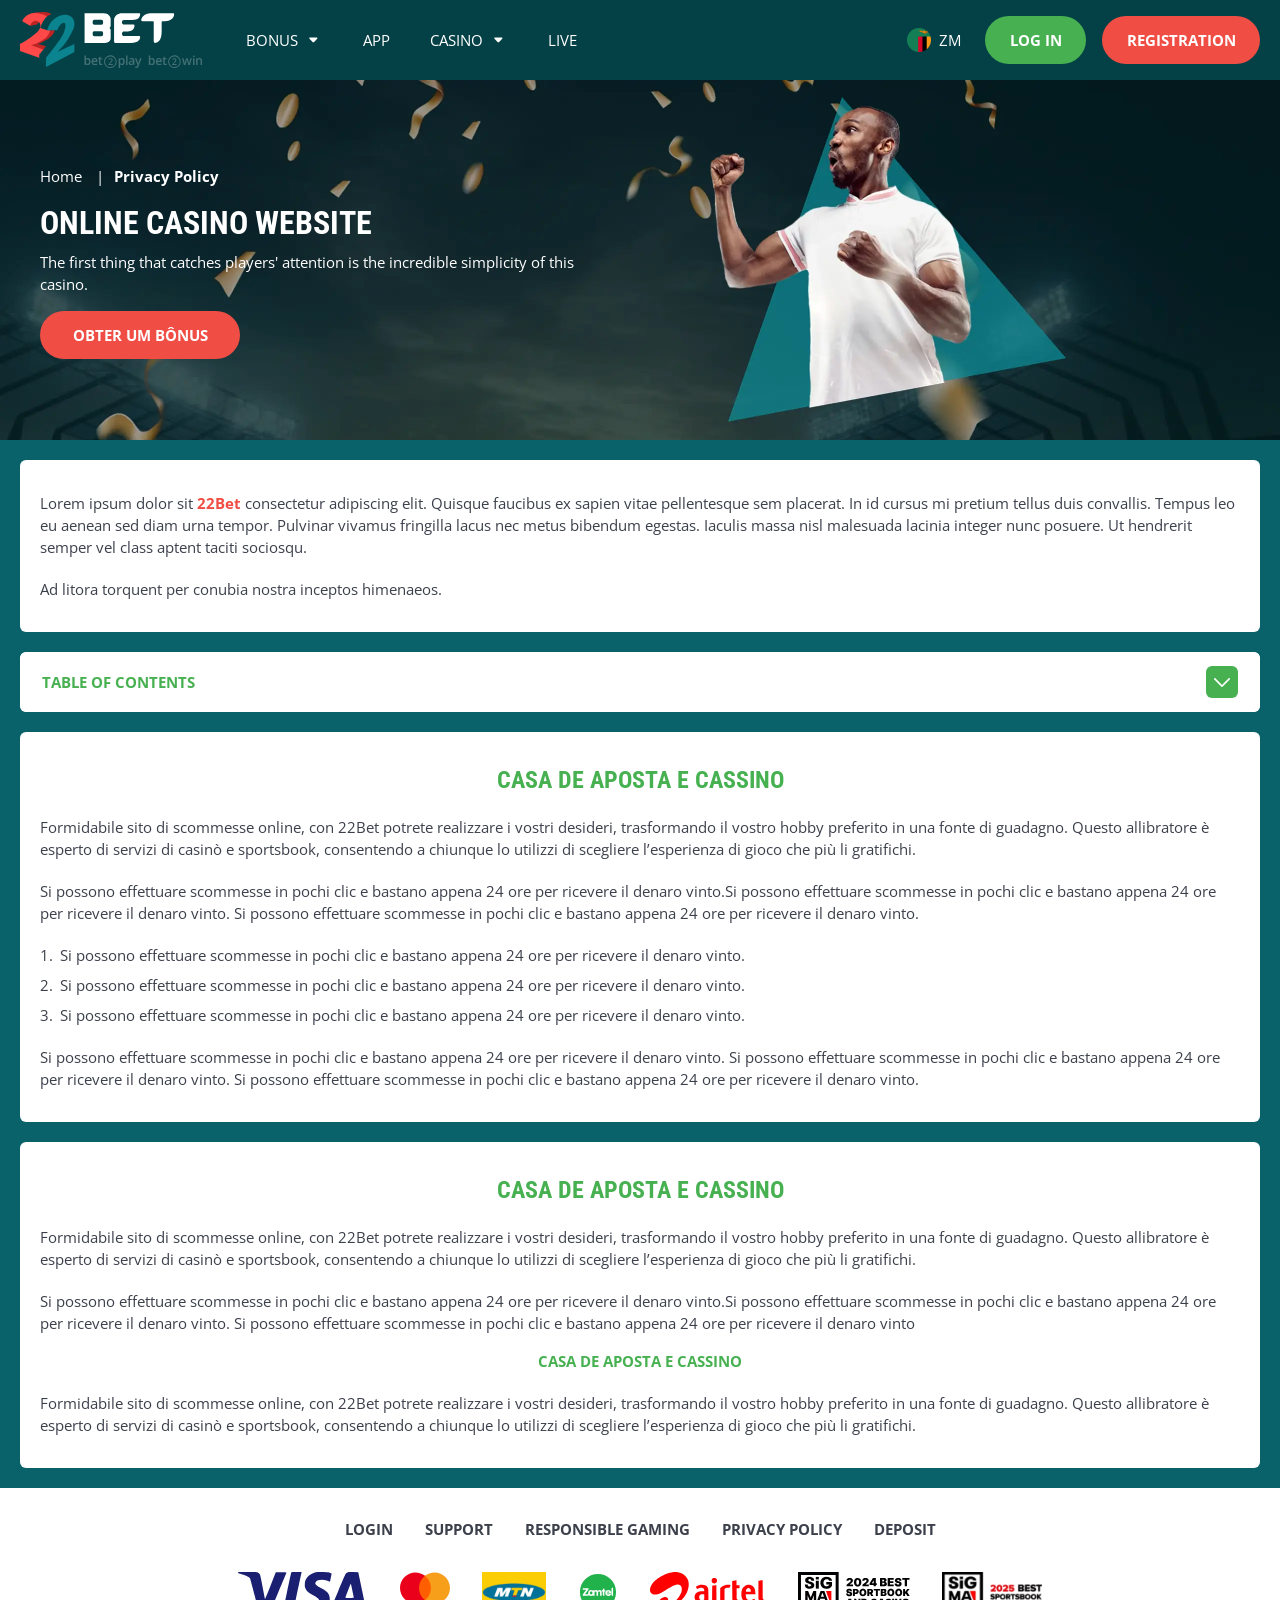
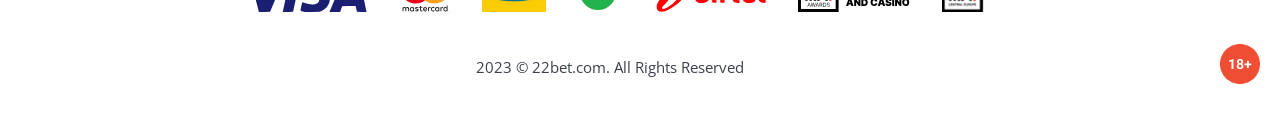
<file: policy.html>
<!DOCTYPE html>
<html lang="zm">
  <head>
    <meta charset="UTF-8" />
   
    <meta name="viewport" content="width=device-width, initial-scale=1.0" />
    <title>22Bet </title>
    <meta name="description" content />
    <meta property="og:site_name" content />
    <meta property="og:title" content />
    <meta property="og:type" content="website" />
    <meta property="og:url" content />
    <meta property="og:image" content />
    <meta property="og:image:alt" content />
    <meta property="og:locale" content="zm" />
    <meta property="og:description" content />
    <link rel="preconnect" href="https://fonts.googleapis.com" />
    <link rel="preconnect" href="https://fonts.gstatic.com" crossorigin="anonymous" />
   <link href="https://fonts.googleapis.com/css2?family=Open+Sans:ital,wght@0,300..800;1,300..800&display=swap" rel="stylesheet">
<link href="https://fonts.googleapis.com/css?family=Roboto+Condensed&display=swap" rel="stylesheet">

   <link rel="stylesheet" href="./css/reset.css" />
    <link rel="stylesheet" href="./css/main.css" />
    <link rel="stylesheet" href="./css/media.css"/>
    <link rel="icon" href="./images/Group.png" type="image/x-icon"/>
    <script
    src="https://code.jquery.com/jquery-3.6.1.min.js"
    integrity="sha256-o88AwQnZB+VDvE9tvIXrMQaPlFFSUTR+nldQm1LuPXQ="
    crossorigin="anonymous"
  ></script>
  </head>
  <body>
    <header class="header">
      <section class="content header__content">
        <a href="./index.html" class="logo header__logo"
          ><img src="./images/logo.svg" alt="logo" title
        /></a>
        <button class="header__btn-menu" >
          <svg width="16px" height="16px" viewBox="0 0 16 16" xmlns="http://www.w3.org/2000/svg">
              <rect y="0" width="16" height="3" rx="1.5"></rect>
              <rect y="6.5" width="16" height="3" rx="1.5"></rect>
              <rect y="13" width="16" height="3" rx="1.5"></rect>
            </svg>
        </button>

          <nav class="menu header__menu">
            <ul class="header__menu-list">
                
              <li class="">
              <div class="header__menu-wrapper">
                <div class="js-button-expander js-button-expander--menu" >
                <a href="./bonus.html" >
                <span>Bonus</span>
              </a>
              </div>
              <div class="header__menu-wrap js-expand-content js-expand-content--menu">
                <ul >
                  <li>
                    <a href="./freeSpins.html">
                    <span>Free Spins</span>
                  </a></li>
                  <li><a href="./promoCode.html">
                    <span>Promo Code</span>
                  </a>
                </li>
                  <li><a href="./welcomeBonus.html">
                    <span>Welcome Bonus</span>
                  </a>
                </li>
                <li><a href="./vip.html">
                    <span>VIP</span>
                  </a>
                </li>
                </ul>
              </div>
              </div>
               <a href="./bonus.html" class="header__menu-item">
                <span>Bonus</span>
              </a>
            </li>
              <li>
                <a href="./app.html">
                 App
                </a>
              </li>
              
              <li class="">
              <div class="header__menu-wrapper">
                <div class="js-button-expander js-button-expander--menu" >
                <a href="./casino.html" >
                <span> Casino</span>
              </a>
              </div>
              <div class="header__menu-wrap js-expand-content js-expand-content--menu">
                <ul >
                  <li>
                    <a href="./slots.html">
                    <span>Slots</span>
                  </a></li>
                 
                </ul>
              </div>
              </div>
               <a href="./casino.html" class="header__menu-item">
                <span>Casino</span>
              </a>
            </li>
               <li>
                <a href="./live.html">
               Live
                </a>
              </li>
              <li>
                    <a href="./freeSpins.html">
                    <span>Free Spins</span>
                  </a></li>
                  <li><a href="./promoCode.html">
                    <span>Promo Code</span>
                  </a>
                </li>
                  <li><a href="./welcomeBonus.html">
                    <span>Welcome Bonus</span>
                  </a>
                </li>
                <li><a href="./vip.html">
                    <span>VIP</span>
                  </a>
                </li>
             <li>
                    <a href="./slots.html">
                    <span>Slots</span>
                  </a></li>
             
             
            </ul>
            <div class="header__button header__button-menu " >
              <a href="#" class="button  button__login-menu">log in</a>
              <a href="#" class="button button__menu">registration</a>
            </div>
           
          </nav>
            <a href="" class="header__flag">
                <span><img src="./images/flag.png" alt="flag" title /></span>
                <span>zm</span>
              </a>
            <a href="#" class="button button__login">log in</a>
            <a href="#" class="button button__singup">registration</a>
            <!-- <div id="clock" class="header__time">00:00</div>
             -->
      </section>
    </header>
     <main class="main home main-page">
        <section class=" hero hero__page">
           
            <div class="background  background-page">
              <img src="./images/layout-images/bg-policy.webp" alt="hero" title />
              
            </div>
            <div class="hero__wrapper hero__wrapper-page">
              <div class="hero__data hero__data-bonus">
                <ul
                class="breadcrumbs "
                
              >
                <li
                  
                >
                  <a href="#" >
                    <span >Home</span></a
                  >
                 
                </li>
                <li
                  
                >
                  <a href="#" > <span >Privacy Policy</span></a>
                 
                </li>
              </ul>
                <h1 class="title general hero__title">
                  Online Casino Website
                </h1>
                 <p class="hero__text">The first thing that catches players' attention is the incredible simplicity of this casino.</p>
               
                <a href="#" class="button  hero__button ">Obter um Bônus</a>
               
              </div>
             
            </div>
          </section>
      <section class="main__wrap main__wrap-page">
       
       <section class="content__wrapper content__wrapper-page">

         
        
       
          <section class="content article">
            <p>
             Lorem ipsum dolor sit <a href="#">22Bet</a> consectetur adipiscing elit. Quisque faucibus ex sapien vitae pellentesque sem placerat. In id cursus mi pretium tellus duis convallis. Tempus leo eu aenean sed diam urna tempor. Pulvinar vivamus fringilla lacus nec metus bibendum egestas. Iaculis massa nisl malesuada lacinia integer nunc posuere. Ut hendrerit semper vel class aptent taciti sociosqu.
            </p>
            <p>
             Ad litora torquent per conubia nostra inceptos himenaeos.
            </p>
          </section>
        
        
              <section class="content menu-review__content">
              

            
                <div class="menu__review-desk menu__review-content">Table of Contents</div>
                <ul class="menu__review menu__review-list">
                  <li><a href="#">Casa de Aposta e Cassino</a></li>
                    <li><a href="#">Casa de Aposta e Cassino</a></li>
                      <li><a href="#">Casa de Aposta e Cassino</a></li>
                        <li><a href="#">Casa de Aposta e Cassino</a></li>
                          <li><a href="#">Frequently Asked Questions</a></li>
                 
                </ul>
             
          
          </section>
          
        
          <section class="content article">
            <h2 class="title high article__title">Casa de Aposta e Cassino</h2>
             
            <p>
             Formidabile sito di scommesse online, con 22Bet potrete realizzare i vostri desideri, trasformando il vostro hobby preferito in una fonte di guadagno. Questo allibratore è esperto di servizi di casinò e sportsbook, consentendo a chiunque lo utilizzi di scegliere l’esperienza di gioco che più li gratifichi.
            </p>
            <p>
             Si possono effettuare scommesse in pochi clic e bastano appena 24 ore per ricevere il denaro vinto.Si possono effettuare scommesse in pochi clic e bastano appena 24 ore per ricevere il denaro vinto. Si possono effettuare scommesse in pochi clic e bastano appena 24 ore per ricevere il denaro vinto.
            </p>
           <ol>
              <li>Si possono effettuare scommesse in pochi clic e bastano appena 24 ore per ricevere il denaro vinto.</li>
              <li>Si possono effettuare scommesse in pochi clic e bastano appena 24 ore per ricevere il denaro vinto.</li>
              <li>Si possono effettuare scommesse in pochi clic e bastano appena 24 ore per ricevere il denaro vinto.</li>
            </ol>
            <p>Si possono effettuare scommesse in pochi clic e bastano appena 24 ore per ricevere il denaro vinto. Si possono effettuare scommesse in pochi clic e bastano appena 24 ore per ricevere il denaro vinto. Si possono effettuare scommesse in pochi clic e bastano appena 24 ore per ricevere il denaro vinto.</p>
          </section>
         
         
           <section class="content article">
            <h2 class="title high article__title">Casa de Aposta e Cassino</h2>
            <p>Formidabile sito di scommesse online, con 22Bet potrete realizzare i vostri desideri, trasformando il vostro hobby preferito in una fonte di guadagno. Questo allibratore è esperto di servizi di casinò e sportsbook, consentendo a chiunque lo utilizzi di scegliere l’esperienza di gioco che più li gratifichi.</p>
            <p>Si possono effettuare scommesse in pochi clic e bastano appena 24 ore per ricevere il denaro vinto.Si possono effettuare scommesse in pochi clic e bastano appena 24 ore per ricevere il denaro vinto. Si possono effettuare scommesse in pochi clic e bastano appena 24 ore per ricevere il denaro vinto</p>
            <h3>Casa de Aposta e Cassino</h3>
            <p>Formidabile sito di scommesse online, con 22Bet potrete realizzare i vostri desideri, trasformando il vostro hobby preferito in una fonte di guadagno. Questo allibratore è esperto di servizi di casinò e sportsbook, consentendo a chiunque lo utilizzi di scegliere l’esperienza di gioco che più li gratifichi.</p>
           </section>

        </section> 
      
        <div class=""  onclick="scrollToTop()">
          <button class="main__arrow" id="scrollToTopBtn"></button>
        </div> 
        
      </section>
    </main> 
     <footer class=" footer ">
      <section class="content footer__content">
        <ul class="footer__menu">
         <li><a href="./login.html">Login</a></li>
         <li><a href="./support.html">Support</a></li>
         <li><a href="./responsible.html">Responsible Gaming</a></li>
         <li><a href="./policy.html">Privacy Policy</a></li>
         <li><a href="./deposit.html">Deposit</a></li>
        </ul>
       
            <ul class="footer__cards-list">
           
            <li>
              <a href="#"
                ><img src="./images/footer-img1.svg" alt="cardpay" title
              /></a>
            </li>
             <li>
              <a href="#"
                ><img src="./images/footer-img2.svg" alt="cardpay" title
              /></a>
            </li>
             <li>
              <a href="#"
                ><img src="./images/footer-img3.svg" alt="cardpay" title
              /></a>
            </li>
             <li>
              <a href="#"
                ><img src="./images/footer-img4.svg" alt="cardpay" title
              /></a>
            </li>
             <li>
              <a href="#"
                ><img src="./images/footer-img5.svg" alt="cardpay" title
              /></a>
            </li>
             <li>
              <a href="#"
                ><img src="./images/footer-img6.svg" alt="cardpay" title
              /></a>
            </li>
             <li>
              <a href="#"
                ><img src="./images/footer-img7.svg" alt="cardpay" title
              /></a>
            </li>
           
            
          </ul>
       
       
        <div class="footer__wrapp">
          <div class="footer__text">
           
            <p>2023 &copy; 22bet.com. All Rights Reserved
</p>
           
          </div>
          <div class="footer__age">
            <img src="./images/age.svg" alt="age" title />
          </div>
        </div>
      
      </section>
    </footer>
    <script src="./js/arrowUp.js" defer></script>
    <script src="./js/sidebar.js" defer></script>
    <script src="./js/expander.js" defer></script>
    <script src="./js/mobile-menu.js" defer></script>
    <!-- <script src="./js/clock.js" defer></script> -->
  </body>
</html>
</file>
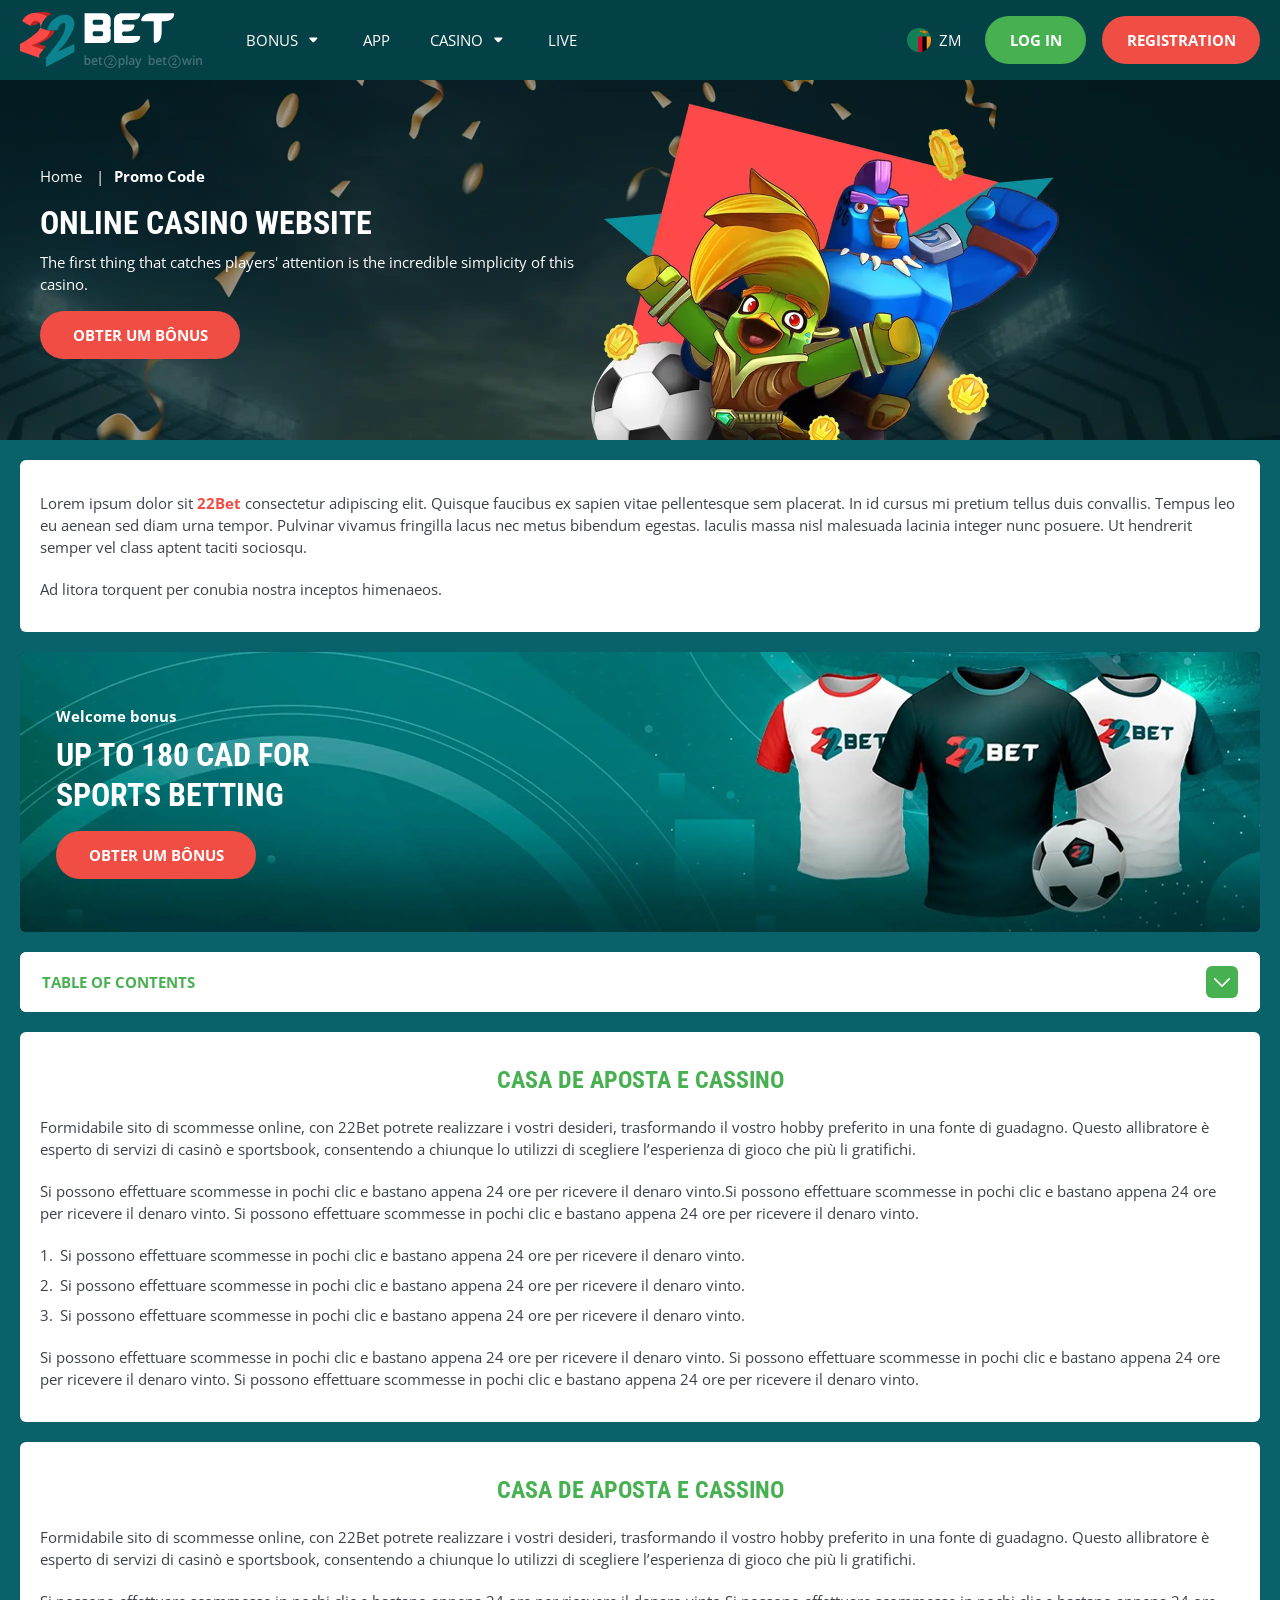
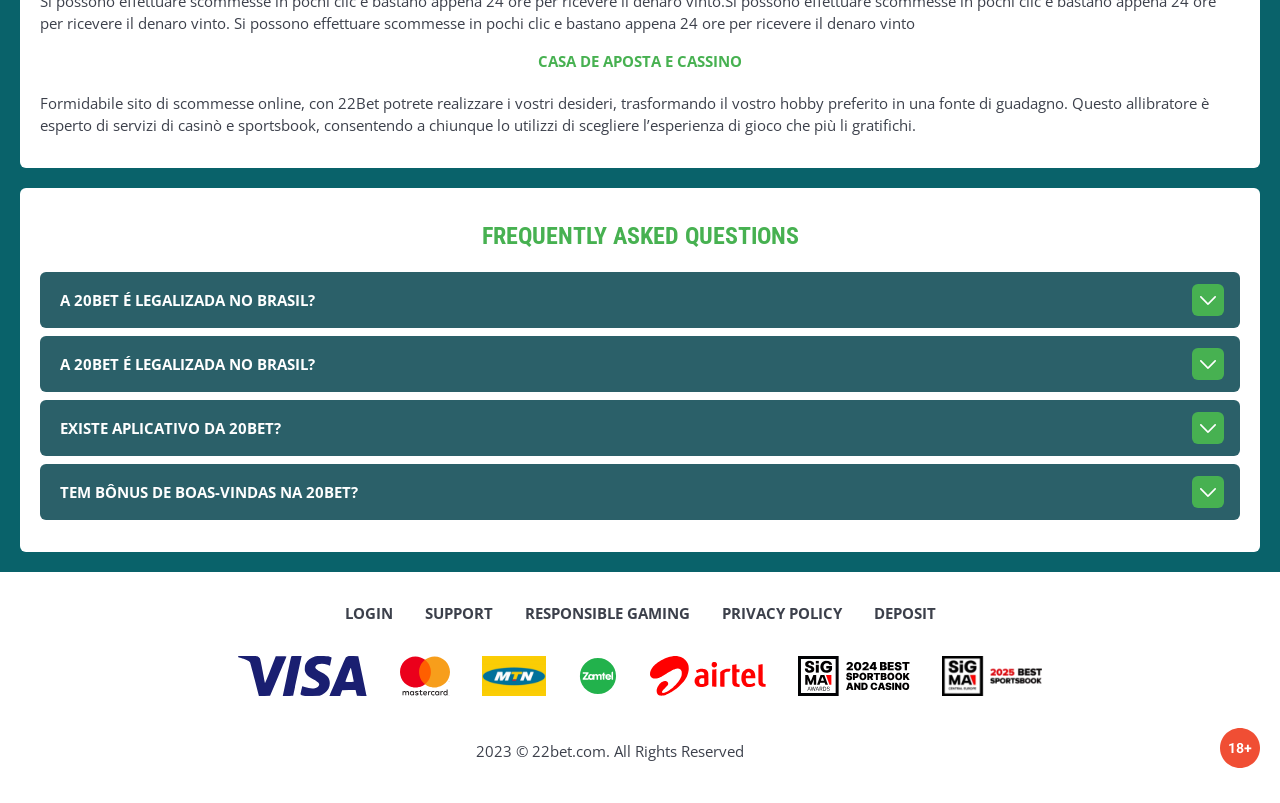
<file: promoCode.html>
<!DOCTYPE html>
<html lang="zm">
  <head>
    <meta charset="UTF-8" />
   
    <meta name="viewport" content="width=device-width, initial-scale=1.0" />
    <title>22Bet </title>
    <meta name="description" content />
    <meta property="og:site_name" content />
    <meta property="og:title" content />
    <meta property="og:type" content="website" />
    <meta property="og:url" content />
    <meta property="og:image" content />
    <meta property="og:image:alt" content />
    <meta property="og:locale" content="zm" />
    <meta property="og:description" content />
    <link rel="preconnect" href="https://fonts.googleapis.com" />
    <link rel="preconnect" href="https://fonts.gstatic.com" crossorigin="anonymous" />
   <link href="https://fonts.googleapis.com/css2?family=Open+Sans:ital,wght@0,300..800;1,300..800&display=swap" rel="stylesheet">
<link href="https://fonts.googleapis.com/css?family=Roboto+Condensed&display=swap" rel="stylesheet">

   <link rel="stylesheet" href="./css/reset.css" />
    <link rel="stylesheet" href="./css/main.css" />
    <link rel="stylesheet" href="./css/media.css"/>
    <link rel="icon" href="./images/Group.png" type="image/x-icon"/>
    <script
    src="https://code.jquery.com/jquery-3.6.1.min.js"
    integrity="sha256-o88AwQnZB+VDvE9tvIXrMQaPlFFSUTR+nldQm1LuPXQ="
    crossorigin="anonymous"
  ></script>
  </head>
  <body>
    <header class="header">
      <section class="content header__content">
        <a href="./index.html" class="logo header__logo"
          ><img src="./images/logo.svg" alt="logo" title
        /></a>
        <button class="header__btn-menu" >
          <svg width="16px" height="16px" viewBox="0 0 16 16" xmlns="http://www.w3.org/2000/svg">
              <rect y="0" width="16" height="3" rx="1.5"></rect>
              <rect y="6.5" width="16" height="3" rx="1.5"></rect>
              <rect y="13" width="16" height="3" rx="1.5"></rect>
            </svg>
        </button>

          <nav class="menu header__menu">
            <ul class="header__menu-list">
                
              <li class="">
              <div class="header__menu-wrapper">
                <div class="js-button-expander js-button-expander--menu" >
                <a href="./bonus.html" >
                <span>Bonus</span>
              </a>
              </div>
              <div class="header__menu-wrap js-expand-content js-expand-content--menu">
                <ul >
                  <li>
                    <a href="./freeSpins.html">
                    <span>Free Spins</span>
                  </a></li>
                  <li><a href="./promoCode.html">
                    <span>Promo Code</span>
                  </a>
                </li>
                  <li><a href="./welcomeBonus.html">
                    <span>Welcome Bonus</span>
                  </a>
                </li>
                <li><a href="./vip.html">
                    <span>VIP</span>
                  </a>
                </li>
                </ul>
              </div>
              </div>
               <a href="./bonus.html" class="header__menu-item">
                <span>Bonus</span>
              </a>
            </li>
              <li>
                <a href="./app.html">
                 App
                </a>
              </li>
              
              <li class="">
              <div class="header__menu-wrapper">
                <div class="js-button-expander js-button-expander--menu" >
                <a href="./casino.html" >
                <span> Casino</span>
              </a>
              </div>
              <div class="header__menu-wrap js-expand-content js-expand-content--menu">
                <ul >
                  <li>
                    <a href="./slots.html">
                    <span>Slots</span>
                  </a></li>
                 
                </ul>
              </div>
              </div>
               <a href="./casino.html" class="header__menu-item">
                <span>Casino</span>
              </a>
            </li>
               <li>
                <a href="./live.html">
               Live
                </a>
              </li>
              <li>
                    <a href="./freeSpins.html">
                    <span>Free Spins</span>
                  </a></li>
                  <li><a href="./promoCode.html">
                    <span>Promo Code</span>
                  </a>
                </li>
                  <li><a href="./welcomeBonus.html">
                    <span>Welcome Bonus</span>
                  </a>
                </li>
                <li><a href="./vip.html">
                    <span>VIP</span>
                  </a>
                </li>
             <li>
                    <a href="./slots.html">
                    <span>Slots</span>
                  </a></li>
             
             
            </ul>
            <div class="header__button header__button-menu " >
              <a href="#" class="button  button__login-menu">log in</a>
              <a href="#" class="button button__menu">registration</a>
            </div>
           
          </nav>
            <a href="" class="header__flag">
                <span><img src="./images/flag.png" alt="flag" title /></span>
                <span>zm</span>
              </a>
            <a href="#" class="button button__login">log in</a>
            <a href="#" class="button button__singup">registration</a>
            <!-- <div id="clock" class="header__time">00:00</div>
             -->
      </section>
    </header>
     <main class="main home main-page">
        <section class=" hero hero__page">
           
            <div class="background background-page">
              <img src="./images/layout-images/bg-promoCode.webp" alt="hero" title />
              
            </div>
            <div class="hero__wrapper hero__wrapper-page">
              <div class="hero__data hero__data-bonus">
                <ul
                class="breadcrumbs "
                
              >
                <li
                  
                >
                  <a href="#" >
                    <span >Home</span></a
                  >
                 
                </li>
                <li
                  
                >
                  <a href="#" > <span >Promo Code</span></a>
                 
                </li>
              </ul>
                <h1 class="title general hero__title">
                  Online Casino Website
                </h1>
                 <p class="hero__text">The first thing that catches players' attention is the incredible simplicity of this casino.</p>
               
                <a href="#" class="button  hero__button ">Obter um Bônus</a>
               
              </div>
             
            </div>
          </section>
      <section class="main__wrap main__wrap-page">
       
       <section class="content__wrapper content__wrapper-page">

         
        
       
          <section class="content article">
            <p>
             Lorem ipsum dolor sit <a href="#">22Bet</a> consectetur adipiscing elit. Quisque faucibus ex sapien vitae pellentesque sem placerat. In id cursus mi pretium tellus duis convallis. Tempus leo eu aenean sed diam urna tempor. Pulvinar vivamus fringilla lacus nec metus bibendum egestas. Iaculis massa nisl malesuada lacinia integer nunc posuere. Ut hendrerit semper vel class aptent taciti sociosqu.
            </p>
            <p>
             Ad litora torquent per conubia nostra inceptos himenaeos.
            </p>
          </section>
         
             
             <section class="content banner">
            <div class="background  ">
              
              <img src="./images/layout-images/banner-promoCode.webp" alt="banner" title />
              
               
            </div>
            <div class="banner__info">
              <p class="banner__subtitle">Welcome bonus</p>
              <h2 class="title high banner__title-main">
                  
               up to 180 CAD
for sports betting
              </h2>
            
              <a href="#" class="button banner__button">Obter um Bônus</a>
            </div>
          </section>
        
              <section class="content menu-review__content">
              

            
                <div class="menu__review-desk menu__review-content">Table of Contents</div>
                <ul class="menu__review menu__review-list">
                  <li><a href="#">Casa de Aposta e Cassino</a></li>
                    <li><a href="#">Casa de Aposta e Cassino</a></li>
                      <li><a href="#">Casa de Aposta e Cassino</a></li>
                        <li><a href="#">Casa de Aposta e Cassino</a></li>
                          <li><a href="#">Frequently Asked Questions</a></li>
                 
                </ul>
             
          
          </section>
          
        
          <section class="content article">
            <h2 class="title high article__title">Casa de Aposta e Cassino</h2>
             
            <p>
             Formidabile sito di scommesse online, con 22Bet potrete realizzare i vostri desideri, trasformando il vostro hobby preferito in una fonte di guadagno. Questo allibratore è esperto di servizi di casinò e sportsbook, consentendo a chiunque lo utilizzi di scegliere l’esperienza di gioco che più li gratifichi.
            </p>
            <p>
             Si possono effettuare scommesse in pochi clic e bastano appena 24 ore per ricevere il denaro vinto.Si possono effettuare scommesse in pochi clic e bastano appena 24 ore per ricevere il denaro vinto. Si possono effettuare scommesse in pochi clic e bastano appena 24 ore per ricevere il denaro vinto.
            </p>
           <ol>
              <li>Si possono effettuare scommesse in pochi clic e bastano appena 24 ore per ricevere il denaro vinto.</li>
              <li>Si possono effettuare scommesse in pochi clic e bastano appena 24 ore per ricevere il denaro vinto.</li>
              <li>Si possono effettuare scommesse in pochi clic e bastano appena 24 ore per ricevere il denaro vinto.</li>
            </ol>
            <p>Si possono effettuare scommesse in pochi clic e bastano appena 24 ore per ricevere il denaro vinto. Si possono effettuare scommesse in pochi clic e bastano appena 24 ore per ricevere il denaro vinto. Si possono effettuare scommesse in pochi clic e bastano appena 24 ore per ricevere il denaro vinto.</p>
          </section>
         
         
           <section class="content article">
            <h2 class="title high article__title">Casa de Aposta e Cassino</h2>
            <p>Formidabile sito di scommesse online, con 22Bet potrete realizzare i vostri desideri, trasformando il vostro hobby preferito in una fonte di guadagno. Questo allibratore è esperto di servizi di casinò e sportsbook, consentendo a chiunque lo utilizzi di scegliere l’esperienza di gioco che più li gratifichi.</p>
            <p>Si possono effettuare scommesse in pochi clic e bastano appena 24 ore per ricevere il denaro vinto.Si possono effettuare scommesse in pochi clic e bastano appena 24 ore per ricevere il denaro vinto. Si possono effettuare scommesse in pochi clic e bastano appena 24 ore per ricevere il denaro vinto</p>
            <h3>Casa de Aposta e Cassino</h3>
            <p>Formidabile sito di scommesse online, con 22Bet potrete realizzare i vostri desideri, trasformando il vostro hobby preferito in una fonte di guadagno. Questo allibratore è esperto di servizi di casinò e sportsbook, consentendo a chiunque lo utilizzi di scegliere l’esperienza di gioco che più li gratifichi.</p>
           </section>

          <section class="content faq">
            <h2 class="title high faq__title">Frequently Asked Questions</h2>
            <ul class="faq__list " >
              <li class="faq__item"  >
                <h3 class="title medium faq__subtitle js-button-expander js-button-expander--faq"  >A 20Bet é legalizada no Brasil?
                 </h3>
                <div  class="faq__answer js-expand-content js-expand-content--faq" >
                  <p  >
                    Sim, a casa de apostas tem licença emitida por Curaçao, que é reconhecida no Brasil e a permite atuar por aqui.
                  </p>
                </div>
              </li>
              <li class="faq__item"  >
                <h3 class="title medium faq__subtitle js-button-expander js-button-expander--faq"  >A 20Bet é legalizada no Brasil?</h3>
                <div class="faq__answer js-expand-content js-expand-content--faq" >
                  <p  >
                    Sim, a casa de apostas tem licença emitida por Curaçao, que é reconhecida no Brasil e a permite atuar por aqui.
                  </p>
                </div>
              </li> 
              <li class="faq__item"  >
                <h3 class="title medium faq__subtitle js-button-expander js-button-expander--faq"  >Existe aplicativo da 20Bet?</h3>
                <div class="faq__answer js-expand-content js-expand-content--faq" >
                  <p  >
                   Sim, disponível para sistemas operacionais iOS e Android.
                  </p>
                </div>
              </li> 
              <li class="faq__item"  >
                <h3 class="title medium faq__subtitle js-button-expander js-button-expander--faq"  >Tem bônus de boas-vindas na 20Bet?</h3>
                <div class="faq__answer js-expand-content js-expand-content--faq" >
                  <p  >
                   O pacote especial para novos usuários da 20Bet paga 100% sobre o primeiro depósito, com limite de 600 BRL.
                  </p>
                </div>
              </li> 
             
            </ul>
          </section>
          
        </section> 
      
        <div class=""  onclick="scrollToTop()">
          <button class="main__arrow" id="scrollToTopBtn"></button>
        </div> 
        
      </section>
    </main> 
   <footer class=" footer ">
      <section class="content footer__content">
        <ul class="footer__menu">
         <li><a href="./login.html">Login</a></li>
         <li><a href="./support.html">Support</a></li>
         <li><a href="./responsible.html">Responsible Gaming</a></li>
         <li><a href="./policy.html">Privacy Policy</a></li>
         <li><a href="./deposit.html">Deposit</a></li>
        </ul>
         <ul class="footer__cards-list">
           
            <li>
              <a href="#"
                ><img src="./images/footer-img1.svg" alt="cardpay" title
              /></a>
            </li>
             <li>
              <a href="#"
                ><img src="./images/footer-img2.svg" alt="cardpay" title
              /></a>
            </li>
             <li>
              <a href="#"
                ><img src="./images/footer-img3.svg" alt="cardpay" title
              /></a>
            </li>
             <li>
              <a href="#"
                ><img src="./images/footer-img4.svg" alt="cardpay" title
              /></a>
            </li>
             <li>
              <a href="#"
                ><img src="./images/footer-img5.svg" alt="cardpay" title
              /></a>
            </li>
             <li>
              <a href="#"
                ><img src="./images/footer-img6.svg" alt="cardpay" title
              /></a>
            </li>
             <li>
              <a href="#"
                ><img src="./images/footer-img7.svg" alt="cardpay" title
              /></a>
            </li>
           
            
          </ul>
       
        <div class="footer__wrapp">
          <div class="footer__text">
           
            <p>2023 &copy; 22bet.com. All Rights Reserved
</p>
           
          </div>
          <div class="footer__age">
            <img src="./images/age.svg" alt="age" title />
          </div>
        </div>
      
      </section>
    </footer>
    <script src="./js/arrowUp.js" defer></script>
    <script src="./js/sidebar.js" defer></script>
    <script src="./js/expander.js" defer></script>
    <script src="./js/mobile-menu.js" defer></script>
    <!-- <script src="./js/clock.js" defer></script> -->
  </body>
</html>
</file>
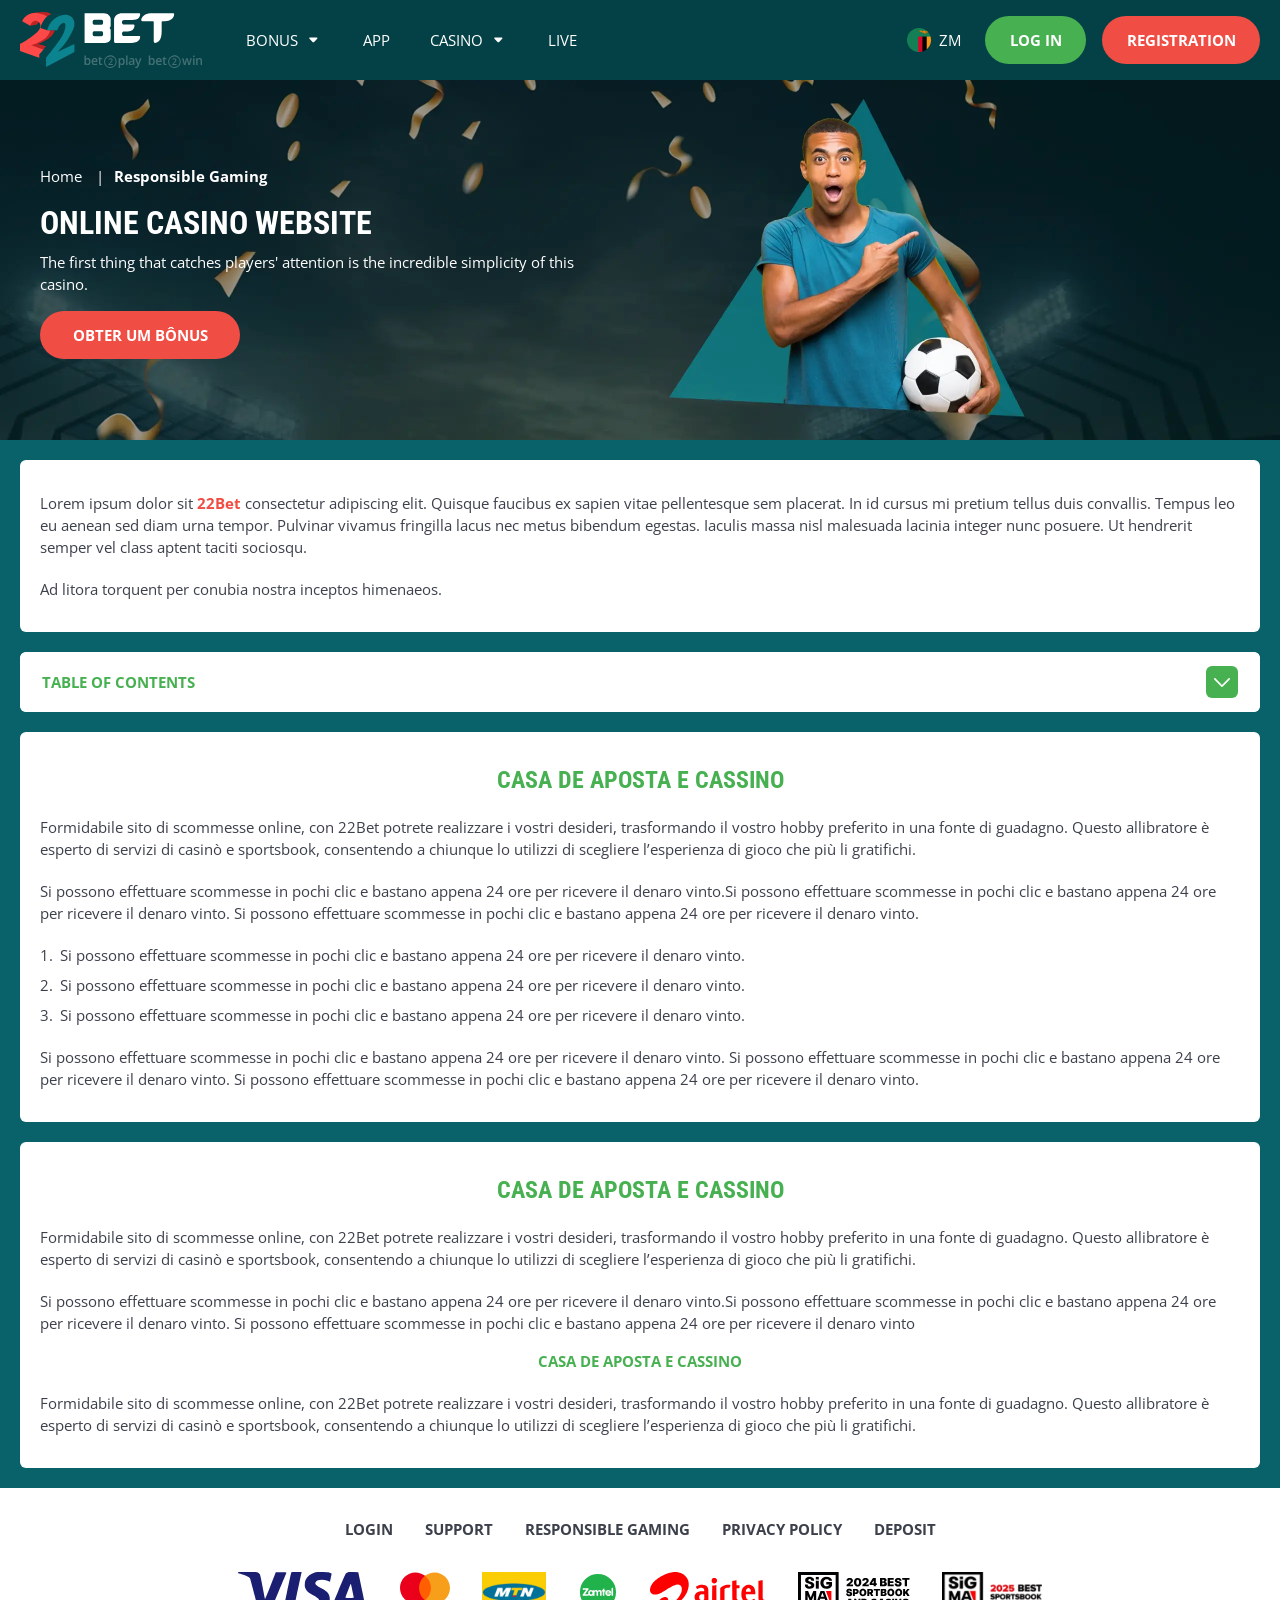
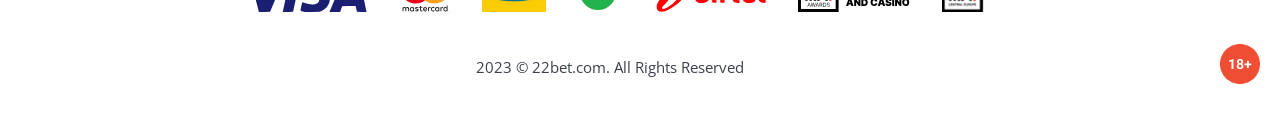
<file: responsible.html>
<!DOCTYPE html>
<html lang="zm">
  <head>
    <meta charset="UTF-8" />
   
    <meta name="viewport" content="width=device-width, initial-scale=1.0" />
    <title>22Bet </title>
    <meta name="description" content />
    <meta property="og:site_name" content />
    <meta property="og:title" content />
    <meta property="og:type" content="website" />
    <meta property="og:url" content />
    <meta property="og:image" content />
    <meta property="og:image:alt" content />
    <meta property="og:locale" content="zm" />
    <meta property="og:description" content />
    <link rel="preconnect" href="https://fonts.googleapis.com" />
    <link rel="preconnect" href="https://fonts.gstatic.com" crossorigin="anonymous" />
   <link href="https://fonts.googleapis.com/css2?family=Open+Sans:ital,wght@0,300..800;1,300..800&display=swap" rel="stylesheet">
<link href="https://fonts.googleapis.com/css?family=Roboto+Condensed&display=swap" rel="stylesheet">

   <link rel="stylesheet" href="./css/reset.css" />
    <link rel="stylesheet" href="./css/main.css" />
    <link rel="stylesheet" href="./css/media.css"/>
    <link rel="icon" href="./images/Group.png" type="image/x-icon"/>
    <script
    src="https://code.jquery.com/jquery-3.6.1.min.js"
    integrity="sha256-o88AwQnZB+VDvE9tvIXrMQaPlFFSUTR+nldQm1LuPXQ="
    crossorigin="anonymous"
  ></script>
  </head>
  <body>
    <header class="header">
      <section class="content header__content">
        <a href="./index.html" class="logo header__logo"
          ><img src="./images/logo.svg" alt="logo" title
        /></a>
        <button class="header__btn-menu" >
          <svg width="16px" height="16px" viewBox="0 0 16 16" xmlns="http://www.w3.org/2000/svg">
              <rect y="0" width="16" height="3" rx="1.5"></rect>
              <rect y="6.5" width="16" height="3" rx="1.5"></rect>
              <rect y="13" width="16" height="3" rx="1.5"></rect>
            </svg>
        </button>

          <nav class="menu header__menu">
            <ul class="header__menu-list">
                
              <li class="">
              <div class="header__menu-wrapper">
                <div class="js-button-expander js-button-expander--menu" >
                <a href="./bonus.html" >
                <span>Bonus</span>
              </a>
              </div>
              <div class="header__menu-wrap js-expand-content js-expand-content--menu">
                <ul >
                  <li>
                    <a href="./freeSpins.html">
                    <span>Free Spins</span>
                  </a></li>
                  <li><a href="./promoCode.html">
                    <span>Promo Code</span>
                  </a>
                </li>
                  <li><a href="./welcomeBonus.html">
                    <span>Welcome Bonus</span>
                  </a>
                </li>
                <li><a href="./vip.html">
                    <span>VIP</span>
                  </a>
                </li>
                </ul>
              </div>
              </div>
               <a href="./bonus.html" class="header__menu-item">
                <span>Bonus</span>
              </a>
            </li>
              <li>
                <a href="./app.html">
                 App
                </a>
              </li>
              
              <li class="">
              <div class="header__menu-wrapper">
                <div class="js-button-expander js-button-expander--menu" >
                <a href="./casino.html" >
                <span> Casino</span>
              </a>
              </div>
              <div class="header__menu-wrap js-expand-content js-expand-content--menu">
                <ul >
                  <li>
                    <a href="./slots.html">
                    <span>Slots</span>
                  </a></li>
                 
                </ul>
              </div>
              </div>
               <a href="./casino.html" class="header__menu-item">
                <span>Casino</span>
              </a>
            </li>
               <li>
                <a href="./live.html">
               Live
                </a>
              </li>
              <li>
                    <a href="./freeSpins.html">
                    <span>Free Spins</span>
                  </a></li>
                  <li><a href="./promoCode.html">
                    <span>Promo Code</span>
                  </a>
                </li>
                  <li><a href="./welcomeBonus.html">
                    <span>Welcome Bonus</span>
                  </a>
                </li>
                <li><a href="./vip.html">
                    <span>VIP</span>
                  </a>
                </li>
             <li>
                    <a href="./slots.html">
                    <span>Slots</span>
                  </a></li>
             
             
            </ul>
            <div class="header__button header__button-menu " >
              <a href="#" class="button  button__login-menu">log in</a>
              <a href="#" class="button button__menu">registration</a>
            </div>
           
          </nav>
          <a href="" class="header__flag">
                <span><img src="./images/flag.png" alt="flag" title /></span>
                <span>zm</span>
              </a>
            <a href="#" class="button button__login">log in</a>
            <a href="#" class="button button__singup">registration</a>
            <!-- <div id="clock" class="header__time">00:00</div>
             -->
      </section>
    </header>
     <main class="main home main-page">
        <section class=" hero hero__page">
           
            <div class="background background-page">
              <img src="./images/layout-images/bg-responsible.webp" alt="hero" title />
              
            </div>
            <div class="hero__wrapper hero__wrapper-page">
              <div class="hero__data hero__data-bonus">
                <ul
                class="breadcrumbs "
                
              >
                <li
                  
                >
                  <a href="#" >
                    <span >Home</span></a
                  >
                 
                </li>
                <li
                  
                >
                  <a href="#" > <span >Responsible Gaming</span></a>
                 
                </li>
              </ul>
                <h1 class="title general hero__title">
                  Online Casino Website
                </h1>
                 <p class="hero__text">The first thing that catches players' attention is the incredible simplicity of this casino.</p>
               
                <a href="#" class="button  hero__button ">Obter um Bônus</a>
               
              </div>
             
            </div>
          </section>
      <section class="main__wrap main__wrap-page">
       
       <section class="content__wrapper content__wrapper-page">

         
        
       
          <section class="content article">
            <p>
             Lorem ipsum dolor sit <a href="#">22Bet</a> consectetur adipiscing elit. Quisque faucibus ex sapien vitae pellentesque sem placerat. In id cursus mi pretium tellus duis convallis. Tempus leo eu aenean sed diam urna tempor. Pulvinar vivamus fringilla lacus nec metus bibendum egestas. Iaculis massa nisl malesuada lacinia integer nunc posuere. Ut hendrerit semper vel class aptent taciti sociosqu.
            </p>
            <p>
             Ad litora torquent per conubia nostra inceptos himenaeos.
            </p>
          </section>
        
        
              <section class="content menu-review__content">
              

            
                <div class="menu__review-desk menu__review-content">Table of Contents</div>
                <ul class="menu__review menu__review-list">
                  <li><a href="#">Casa de Aposta e Cassino</a></li>
                    <li><a href="#">Casa de Aposta e Cassino</a></li>
                      <li><a href="#">Casa de Aposta e Cassino</a></li>
                        <li><a href="#">Casa de Aposta e Cassino</a></li>
                          <li><a href="#">Frequently Asked Questions</a></li>
                 
                </ul>
             
          
          </section>
          
        
          <section class="content article">
            <h2 class="title high article__title">Casa de Aposta e Cassino</h2>
             
            <p>
             Formidabile sito di scommesse online, con 22Bet potrete realizzare i vostri desideri, trasformando il vostro hobby preferito in una fonte di guadagno. Questo allibratore è esperto di servizi di casinò e sportsbook, consentendo a chiunque lo utilizzi di scegliere l’esperienza di gioco che più li gratifichi.
            </p>
            <p>
             Si possono effettuare scommesse in pochi clic e bastano appena 24 ore per ricevere il denaro vinto.Si possono effettuare scommesse in pochi clic e bastano appena 24 ore per ricevere il denaro vinto. Si possono effettuare scommesse in pochi clic e bastano appena 24 ore per ricevere il denaro vinto.
            </p>
           <ol>
              <li>Si possono effettuare scommesse in pochi clic e bastano appena 24 ore per ricevere il denaro vinto.</li>
              <li>Si possono effettuare scommesse in pochi clic e bastano appena 24 ore per ricevere il denaro vinto.</li>
              <li>Si possono effettuare scommesse in pochi clic e bastano appena 24 ore per ricevere il denaro vinto.</li>
            </ol>
            <p>Si possono effettuare scommesse in pochi clic e bastano appena 24 ore per ricevere il denaro vinto. Si possono effettuare scommesse in pochi clic e bastano appena 24 ore per ricevere il denaro vinto. Si possono effettuare scommesse in pochi clic e bastano appena 24 ore per ricevere il denaro vinto.</p>
          </section>
         
         
           <section class="content article">
            <h2 class="title high article__title">Casa de Aposta e Cassino</h2>
            <p>Formidabile sito di scommesse online, con 22Bet potrete realizzare i vostri desideri, trasformando il vostro hobby preferito in una fonte di guadagno. Questo allibratore è esperto di servizi di casinò e sportsbook, consentendo a chiunque lo utilizzi di scegliere l’esperienza di gioco che più li gratifichi.</p>
            <p>Si possono effettuare scommesse in pochi clic e bastano appena 24 ore per ricevere il denaro vinto.Si possono effettuare scommesse in pochi clic e bastano appena 24 ore per ricevere il denaro vinto. Si possono effettuare scommesse in pochi clic e bastano appena 24 ore per ricevere il denaro vinto</p>
            <h3>Casa de Aposta e Cassino</h3>
            <p>Formidabile sito di scommesse online, con 22Bet potrete realizzare i vostri desideri, trasformando il vostro hobby preferito in una fonte di guadagno. Questo allibratore è esperto di servizi di casinò e sportsbook, consentendo a chiunque lo utilizzi di scegliere l’esperienza di gioco che più li gratifichi.</p>
           </section>

        </section> 
      
        <div class=""  onclick="scrollToTop()">
          <button class="main__arrow" id="scrollToTopBtn"></button>
        </div> 
        
      </section>
    </main> 
     <footer class=" footer ">
      <section class="content footer__content">
        <ul class="footer__menu">
         <li><a href="./login.html">Login</a></li>
         <li><a href="./support.html">Support</a></li>
         <li><a href="./responsible.html">Responsible Gaming</a></li>
         <li><a href="./policy.html">Privacy Policy</a></li>
         <li><a href="./deposit.html">Deposit</a></li>
        </ul>
       
      <ul class="footer__cards-list">
           
            <li>
              <a href="#"
                ><img src="./images/footer-img1.svg" alt="cardpay" title
              /></a>
            </li>
             <li>
              <a href="#"
                ><img src="./images/footer-img2.svg" alt="cardpay" title
              /></a>
            </li>
             <li>
              <a href="#"
                ><img src="./images/footer-img3.svg" alt="cardpay" title
              /></a>
            </li>
             <li>
              <a href="#"
                ><img src="./images/footer-img4.svg" alt="cardpay" title
              /></a>
            </li>
             <li>
              <a href="#"
                ><img src="./images/footer-img5.svg" alt="cardpay" title
              /></a>
            </li>
             <li>
              <a href="#"
                ><img src="./images/footer-img6.svg" alt="cardpay" title
              /></a>
            </li>
             <li>
              <a href="#"
                ><img src="./images/footer-img7.svg" alt="cardpay" title
              /></a>
            </li>
           
            
          </ul>
       
        <div class="footer__wrapp">
          <div class="footer__text">
           
            <p>2023 &copy; 22bet.com. All Rights Reserved
</p>
           
          </div>
          <div class="footer__age">
            <img src="./images/age.svg" alt="age" title />
          </div>
        </div>
      
      </section>
    </footer>
    <script src="./js/arrowUp.js" defer></script>
    <script src="./js/sidebar.js" defer></script>
    <script src="./js/expander.js" defer></script>
    <script src="./js/mobile-menu.js" defer></script>
    <!-- <script src="./js/clock.js" defer></script> -->
  </body>
</html>
</file>
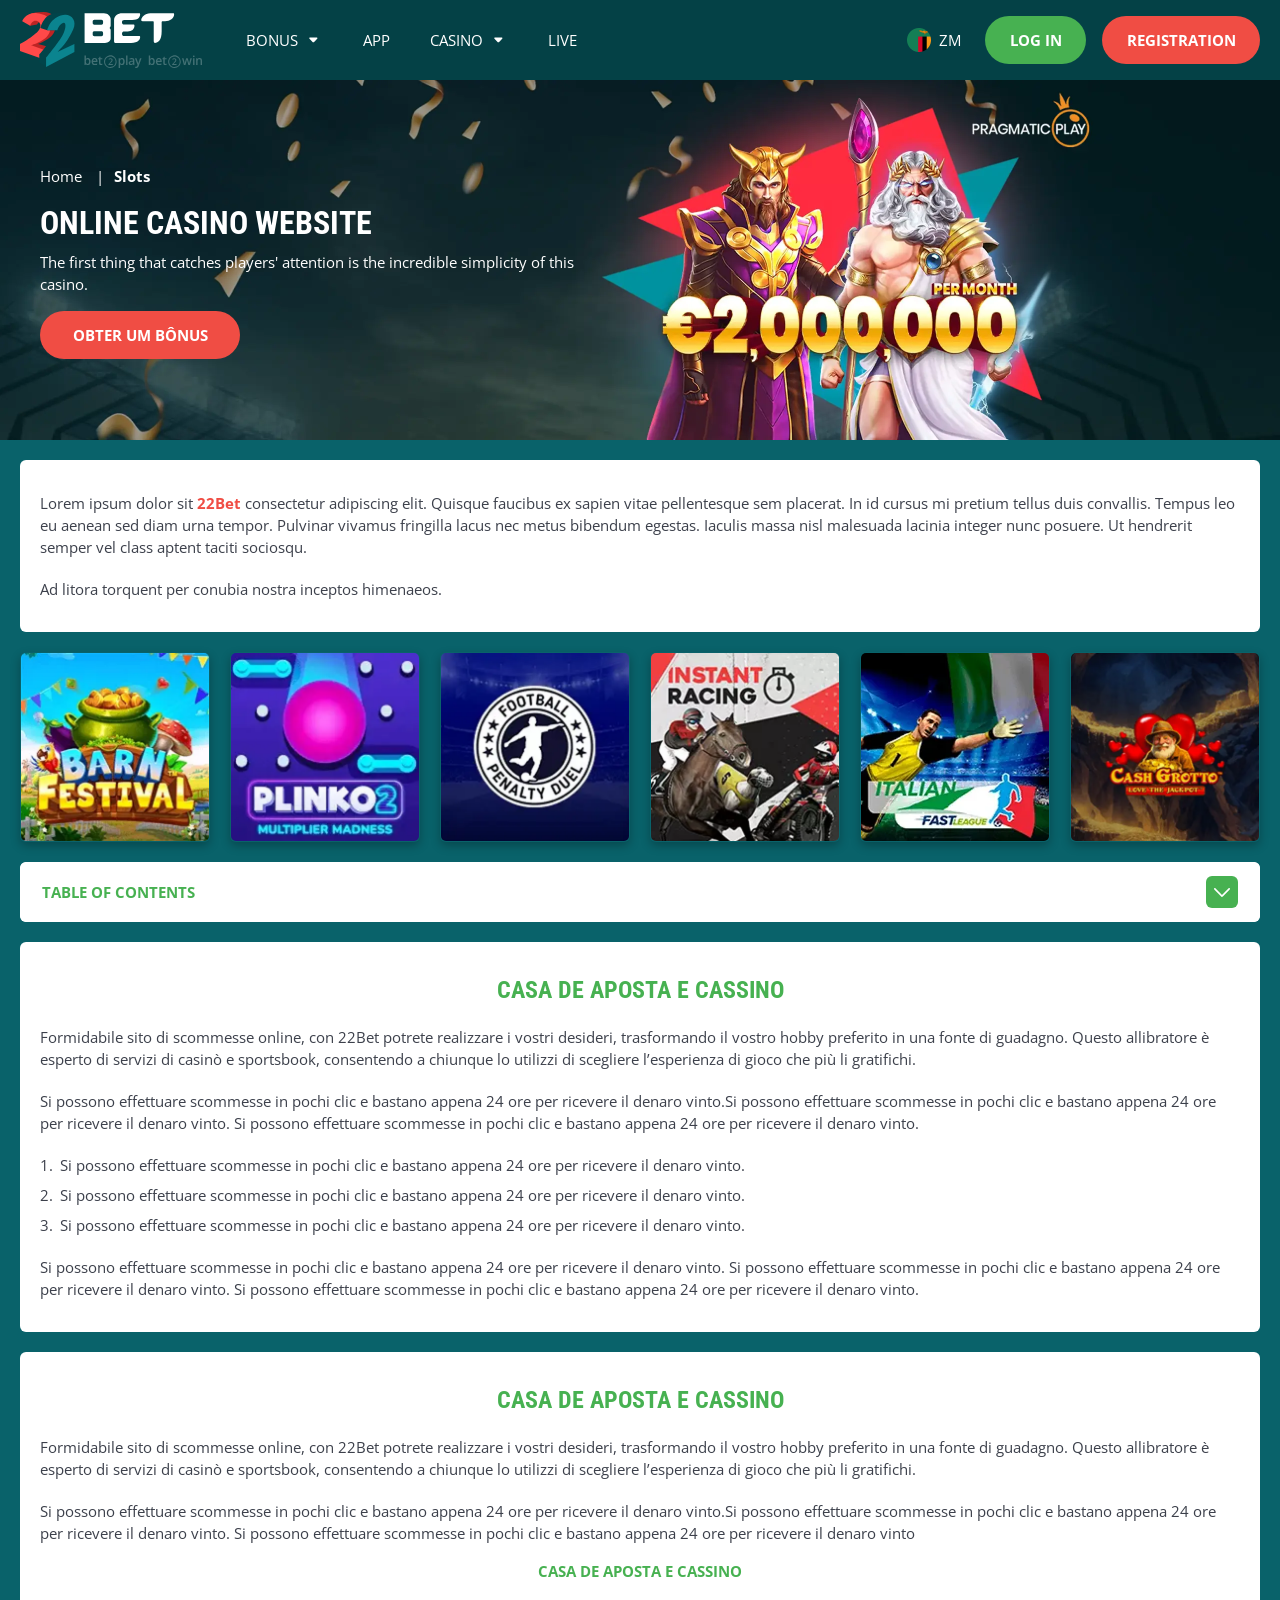
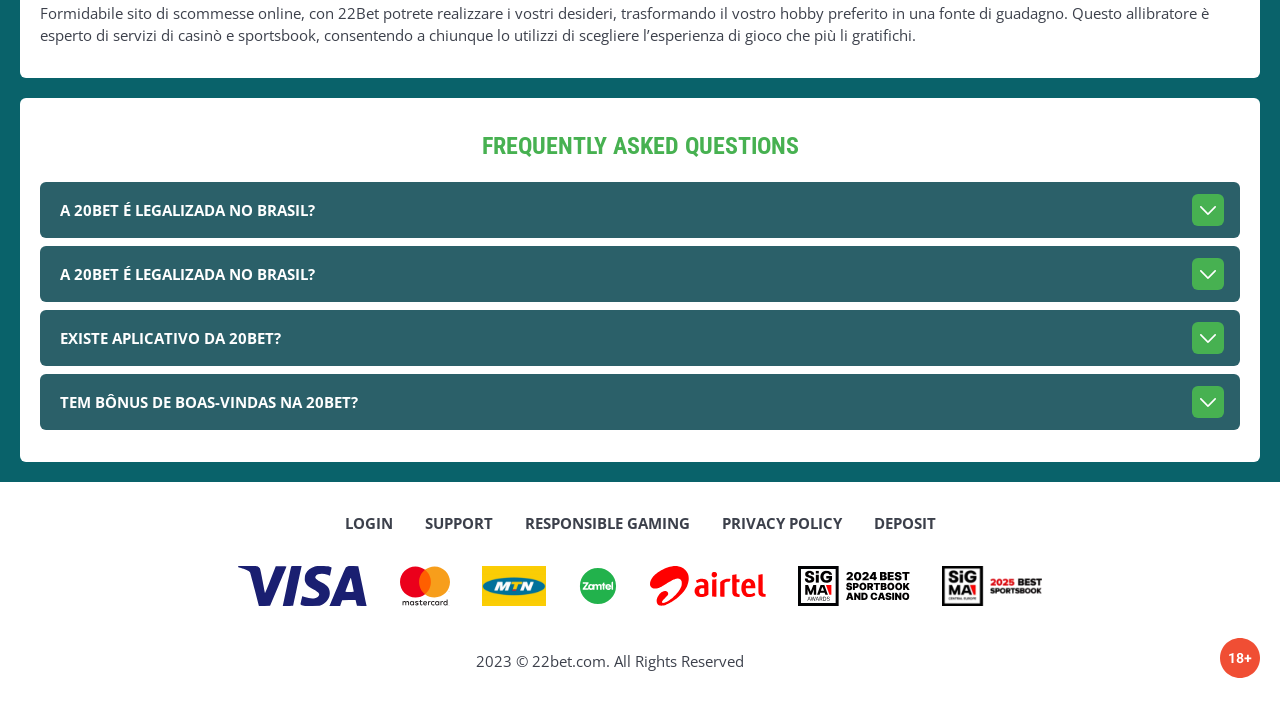
<file: slots.html>
<!DOCTYPE html>
<html lang="zm">
  <head>
    <meta charset="UTF-8" />
   
    <meta name="viewport" content="width=device-width, initial-scale=1.0" />
    <title>22Bet </title>
    <meta name="description" content />
    <meta property="og:site_name" content />
    <meta property="og:title" content />
    <meta property="og:type" content="website" />
    <meta property="og:url" content />
    <meta property="og:image" content />
    <meta property="og:image:alt" content />
    <meta property="og:locale" content="zm" />
    <meta property="og:description" content />
    <link rel="preconnect" href="https://fonts.googleapis.com" />
    <link rel="preconnect" href="https://fonts.gstatic.com" crossorigin="anonymous" />
   <link href="https://fonts.googleapis.com/css2?family=Open+Sans:ital,wght@0,300..800;1,300..800&display=swap" rel="stylesheet">
<link href="https://fonts.googleapis.com/css?family=Roboto+Condensed&display=swap" rel="stylesheet">

   <link rel="stylesheet" href="./css/reset.css" />
    <link rel="stylesheet" href="./css/main.css" />
    <link rel="stylesheet" href="./css/media.css"/>
    <link rel="icon" href="./images/Group.png" type="image/x-icon"/>
    <script
    src="https://code.jquery.com/jquery-3.6.1.min.js"
    integrity="sha256-o88AwQnZB+VDvE9tvIXrMQaPlFFSUTR+nldQm1LuPXQ="
    crossorigin="anonymous"
  ></script>
  </head>
  <body>
    <header class="header">
      <section class="content header__content">
        <a href="./index.html" class="logo header__logo"
          ><img src="./images/logo.svg" alt="logo" title
        /></a>
        <button class="header__btn-menu" >
          <svg width="16px" height="16px" viewBox="0 0 16 16" xmlns="http://www.w3.org/2000/svg">
              <rect y="0" width="16" height="3" rx="1.5"></rect>
              <rect y="6.5" width="16" height="3" rx="1.5"></rect>
              <rect y="13" width="16" height="3" rx="1.5"></rect>
            </svg>
        </button>

          <nav class="menu header__menu">
            <ul class="header__menu-list">
                
              <li class="">
              <div class="header__menu-wrapper">
                <div class="js-button-expander js-button-expander--menu" >
                <a href="./bonus.html" >
                <span>Bonus</span>
              </a>
              </div>
              <div class="header__menu-wrap js-expand-content js-expand-content--menu">
                <ul >
                  <li>
                    <a href="./freeSpins.html">
                    <span>Free Spins</span>
                  </a></li>
                  <li><a href="./promoCode.html">
                    <span>Promo Code</span>
                  </a>
                </li>
                  <li><a href="./welcomeBonus.html">
                    <span>Welcome Bonus</span>
                  </a>
                </li>
                <li><a href="./vip.html">
                    <span>VIP</span>
                  </a>
                </li>
                </ul>
              </div>
              </div>
               <a href="./bonus.html" class="header__menu-item">
                <span>Bonus</span>
              </a>
            </li>
              <li>
                <a href="./app.html">
                 App
                </a>
              </li>
              
              <li class="">
              <div class="header__menu-wrapper">
                <div class="js-button-expander js-button-expander--menu" >
                <a href="./casino.html" >
                <span> Casino</span>
              </a>
              </div>
              <div class="header__menu-wrap js-expand-content js-expand-content--menu">
                <ul >
                  <li>
                    <a href="./slots.html">
                    <span>Slots</span>
                  </a></li>
                 
                </ul>
              </div>
              </div>
               <a href="./casino.html" class="header__menu-item">
                <span>Casino</span>
              </a>
            </li>
               <li>
                <a href="./live.html">
               Live
                </a>
              </li>
              <li>
                    <a href="./freeSpins.html">
                    <span>Free Spins</span>
                  </a></li>
                  <li><a href="./promoCode.html">
                    <span>Promo Code</span>
                  </a>
                </li>
                  <li><a href="./welcomeBonus.html">
                    <span>Welcome Bonus</span>
                  </a>
                </li>
                <li><a href="./vip.html">
                    <span>VIP</span>
                  </a>
                </li>
             <li>
                    <a href="./slots.html">
                    <span>Slots</span>
                  </a></li>
             
             
            </ul>
            <div class="header__button header__button-menu " >
              <a href="#" class="button  button__login-menu">log in</a>
              <a href="#" class="button button__menu">registration</a>
            </div>
           
          </nav>
           <a href="" class="header__flag">
                <span><img src="./images/flag.png" alt="flag" title /></span>
                <span>zm</span>
              </a>
            <a href="#" class="button button__login">log in</a>
            <a href="#" class="button button__singup">registration</a>
            <!-- <div id="clock" class="header__time">00:00</div> -->
           
      </section>
    </header>
     <main class="main home main-page">
        <section class=" hero hero__page">
           
            <div class="background background-page">
              <img src="./images/slots/bg-slots.webp" alt="hero" title />
              
            </div>
            <div class="hero__wrapper hero__wrapper-page">
              <div class="hero__data hero__data-bonus">
                <ul
                class="breadcrumbs "
                
              >
                <li
                  
                >
                  <a href="#" >
                    <span >Home</span></a
                  >
                 
                </li>
                <li
                  
                >
                  <a href="#" > <span >Slots</span></a>
                 
                </li>
              </ul>
                <h1 class="title general hero__title">
                  Online Casino Website
                </h1>
                 <p class="hero__text">The first thing that catches players' attention is the incredible simplicity of this casino.</p>
               
                <a href="#" class="button  hero__button ">Obter um Bônus</a>
               
              </div>
             
            </div>
          </section>
      <section class="main__wrap main__wrap-page">
       
       <section class="content__wrapper content__wrapper-page">

         
        
       
          <section class="content article">
            <p>
             Lorem ipsum dolor sit <a href="#">22Bet</a> consectetur adipiscing elit. Quisque faucibus ex sapien vitae pellentesque sem placerat. In id cursus mi pretium tellus duis convallis. Tempus leo eu aenean sed diam urna tempor. Pulvinar vivamus fringilla lacus nec metus bibendum egestas. Iaculis massa nisl malesuada lacinia integer nunc posuere. Ut hendrerit semper vel class aptent taciti sociosqu.
            </p>
            <p>
             Ad litora torquent per conubia nostra inceptos himenaeos.
            </p>
          </section>
               <section class="content casino">
           
              <ul class="casino__list">
                <li class="casino__item">
                    <div class="casino__wrapper">
                      <img class="casino__img" src="./images/slots/card-slots1.webp" alt="" title>
                    <div class="casino__hover casino__hover-live">
                        
                        <div class="casino-box">
                            
                        <a href="#" class="button  casino__buttons">Play now</a>
                        </div>
                    </div>
                    </div>
                    
                </li>
                <li class="casino__item">
                  <div class="casino__wrapper">
                    <img class="casino__img" src="./images/slots/card-slots2.webp" alt="" title>
                <div class="casino__hover casino__hover-live">
                      
                        <div class="casino-box">
                            
                        <a href="#" class="button  casino__buttons">Play now</a>
                        </div>
                    </div>
                  </div>
                 
              </li>
              <li class="casino__item">
                <div class="casino__wrapper">
                  <img class="casino__img" src="./images/slots/card-slots3.webp" alt="" title>
               <div class="casino__hover casino__hover-live">
                        
                        <div class="casino-box">
                            
                        <a href="#" class="button  casino__buttons">Play now</a>
                        </div>
                    </div>
               
            </li>
             <li class="casino__item">
                <div class="casino__wrapper">
                  <img class="casino__img" src="./images/slots/card-slots4.webp" alt="" title>
               <div class="casino__hover casino__hover-live">
                        
                        <div class="casino-box">
                            
                        <a href="#" class="button  casino__buttons">Play now</a>
                        </div>
                    </div>
               
            </li>
             <li class="casino__item">
                <div class="casino__wrapper">
                  <img class="casino__img" src="./images/slots/card-slots5.webp" alt="" title>
               <div class="casino__hover casino__hover-live">
                        
                        <div class="casino-box">
                            
                        <a href="#" class="button  casino__buttons">Play now</a>
                        </div>
                    </div>
               
            </li>
              <li class="casino__item">
                <div class="casino__wrapper">
                  <img class="casino__img" src="./images/slots/card-slots6.webp" alt="" title>
               <div class="casino__hover casino__hover-live">
                        
                        <div class="casino-box">
                            
                        <a href="#" class="button  casino__buttons">Play now</a>
                        </div>
                    </div>
               
            </li>
           
    
      

              </ul>
         </section>
             
        
        
              <section class="content menu-review__content">
              

            
                <div class="menu__review-desk menu__review-content">Table of Contents</div>
                <ul class="menu__review menu__review-list">
                  <li><a href="#">Casa de Aposta e Cassino</a></li>
                    <li><a href="#">Casa de Aposta e Cassino</a></li>
                      <li><a href="#">Casa de Aposta e Cassino</a></li>
                        <li><a href="#">Casa de Aposta e Cassino</a></li>
                          <li><a href="#">Frequently Asked Questions</a></li>
                 
                </ul>
             
          
          </section>
          
        
          <section class="content article">
            <h2 class="title high article__title">Casa de Aposta e Cassino</h2>
             
            <p>
             Formidabile sito di scommesse online, con 22Bet potrete realizzare i vostri desideri, trasformando il vostro hobby preferito in una fonte di guadagno. Questo allibratore è esperto di servizi di casinò e sportsbook, consentendo a chiunque lo utilizzi di scegliere l’esperienza di gioco che più li gratifichi.
            </p>
            <p>
             Si possono effettuare scommesse in pochi clic e bastano appena 24 ore per ricevere il denaro vinto.Si possono effettuare scommesse in pochi clic e bastano appena 24 ore per ricevere il denaro vinto. Si possono effettuare scommesse in pochi clic e bastano appena 24 ore per ricevere il denaro vinto.
            </p>
           <ol>
              <li>Si possono effettuare scommesse in pochi clic e bastano appena 24 ore per ricevere il denaro vinto.</li>
              <li>Si possono effettuare scommesse in pochi clic e bastano appena 24 ore per ricevere il denaro vinto.</li>
              <li>Si possono effettuare scommesse in pochi clic e bastano appena 24 ore per ricevere il denaro vinto.</li>
            </ol>
            <p>Si possono effettuare scommesse in pochi clic e bastano appena 24 ore per ricevere il denaro vinto. Si possono effettuare scommesse in pochi clic e bastano appena 24 ore per ricevere il denaro vinto. Si possono effettuare scommesse in pochi clic e bastano appena 24 ore per ricevere il denaro vinto.</p>
          </section>
         
         
           <section class="content article">
            <h2 class="title high article__title">Casa de Aposta e Cassino</h2>
            <p>Formidabile sito di scommesse online, con 22Bet potrete realizzare i vostri desideri, trasformando il vostro hobby preferito in una fonte di guadagno. Questo allibratore è esperto di servizi di casinò e sportsbook, consentendo a chiunque lo utilizzi di scegliere l’esperienza di gioco che più li gratifichi.</p>
            <p>Si possono effettuare scommesse in pochi clic e bastano appena 24 ore per ricevere il denaro vinto.Si possono effettuare scommesse in pochi clic e bastano appena 24 ore per ricevere il denaro vinto. Si possono effettuare scommesse in pochi clic e bastano appena 24 ore per ricevere il denaro vinto</p>
            <h3>Casa de Aposta e Cassino</h3>
            <p>Formidabile sito di scommesse online, con 22Bet potrete realizzare i vostri desideri, trasformando il vostro hobby preferito in una fonte di guadagno. Questo allibratore è esperto di servizi di casinò e sportsbook, consentendo a chiunque lo utilizzi di scegliere l’esperienza di gioco che più li gratifichi.</p>
           </section>

          <section class="content faq">
            <h2 class="title high faq__title">Frequently Asked Questions</h2>
            <ul class="faq__list " >
              <li class="faq__item"  >
                <h3 class="title medium faq__subtitle js-button-expander js-button-expander--faq"  >A 20Bet é legalizada no Brasil?
                 </h3>
                <div  class="faq__answer js-expand-content js-expand-content--faq" >
                  <p  >
                    Sim, a casa de apostas tem licença emitida por Curaçao, que é reconhecida no Brasil e a permite atuar por aqui.
                  </p>
                </div>
              </li>
              <li class="faq__item"  >
                <h3 class="title medium faq__subtitle js-button-expander js-button-expander--faq"  >A 20Bet é legalizada no Brasil?</h3>
                <div class="faq__answer js-expand-content js-expand-content--faq" >
                  <p  >
                    Sim, a casa de apostas tem licença emitida por Curaçao, que é reconhecida no Brasil e a permite atuar por aqui.
                  </p>
                </div>
              </li> 
              <li class="faq__item"  >
                <h3 class="title medium faq__subtitle js-button-expander js-button-expander--faq"  >Existe aplicativo da 20Bet?</h3>
                <div class="faq__answer js-expand-content js-expand-content--faq" >
                  <p  >
                   Sim, disponível para sistemas operacionais iOS e Android.
                  </p>
                </div>
              </li> 
              <li class="faq__item"  >
                <h3 class="title medium faq__subtitle js-button-expander js-button-expander--faq"  >Tem bônus de boas-vindas na 20Bet?</h3>
                <div class="faq__answer js-expand-content js-expand-content--faq" >
                  <p  >
                   O pacote especial para novos usuários da 20Bet paga 100% sobre o primeiro depósito, com limite de 600 BRL.
                  </p>
                </div>
              </li> 
             
            </ul>
          </section>
          
        </section> 
      
        <div class=""  onclick="scrollToTop()">
          <button class="main__arrow" id="scrollToTopBtn"></button>
        </div> 
        
      </section>
    </main> 
      <footer class=" footer ">
      <section class="content footer__content">
        <ul class="footer__menu">
         <li><a href="./login.html">Login</a></li>
         <li><a href="./support.html">Support</a></li>
         <li><a href="./responsible.html">Responsible Gaming</a></li>
         <li><a href="./policy.html">Privacy Policy</a></li>
         <li><a href="./deposit.html">Deposit</a></li>
        </ul>
       
       <ul class="footer__cards-list">
           
            <li>
              <a href="#"
                ><img src="./images/footer-img1.svg" alt="cardpay" title
              /></a>
            </li>
             <li>
              <a href="#"
                ><img src="./images/footer-img2.svg" alt="cardpay" title
              /></a>
            </li>
             <li>
              <a href="#"
                ><img src="./images/footer-img3.svg" alt="cardpay" title
              /></a>
            </li>
             <li>
              <a href="#"
                ><img src="./images/footer-img4.svg" alt="cardpay" title
              /></a>
            </li>
             <li>
              <a href="#"
                ><img src="./images/footer-img5.svg" alt="cardpay" title
              /></a>
            </li>
             <li>
              <a href="#"
                ><img src="./images/footer-img6.svg" alt="cardpay" title
              /></a>
            </li>
             <li>
              <a href="#"
                ><img src="./images/footer-img7.svg" alt="cardpay" title
              /></a>
            </li>
           
            
          </ul>
        <div class="footer__wrapp">
          <div class="footer__text">
           
            <p>2023 &copy; 22bet.com. All Rights Reserved
</p>
           
          </div>
          <div class="footer__age">
            <img src="./images/age.svg" alt="age" title />
          </div>
        </div>
      
      </section>
    </footer>
    <script src="./js/arrowUp.js" defer></script>
    <script src="./js/sidebar.js" defer></script>
    <script src="./js/expander.js" defer></script>
    <script src="./js/mobile-menu.js" defer></script>
    <!-- <script src="./js/clock.js" defer></script> -->
  </body>
</html>
</file>
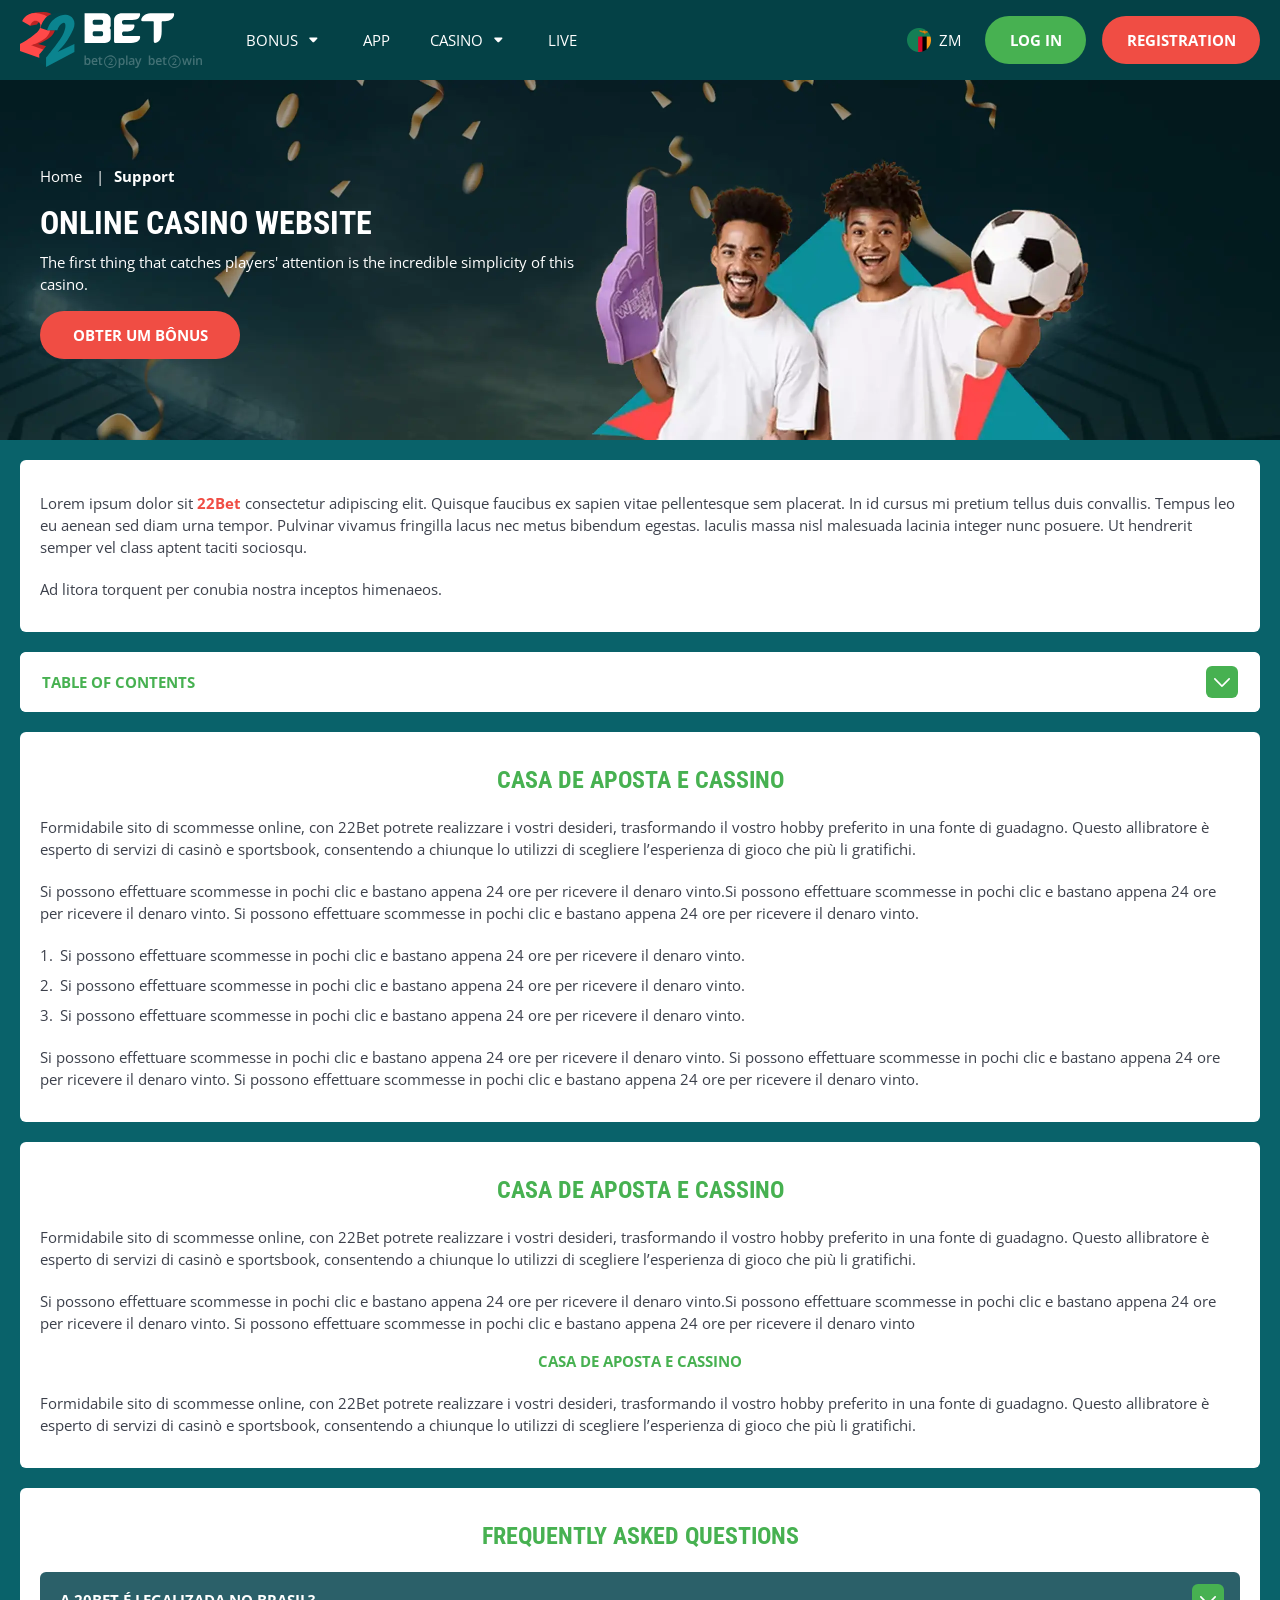
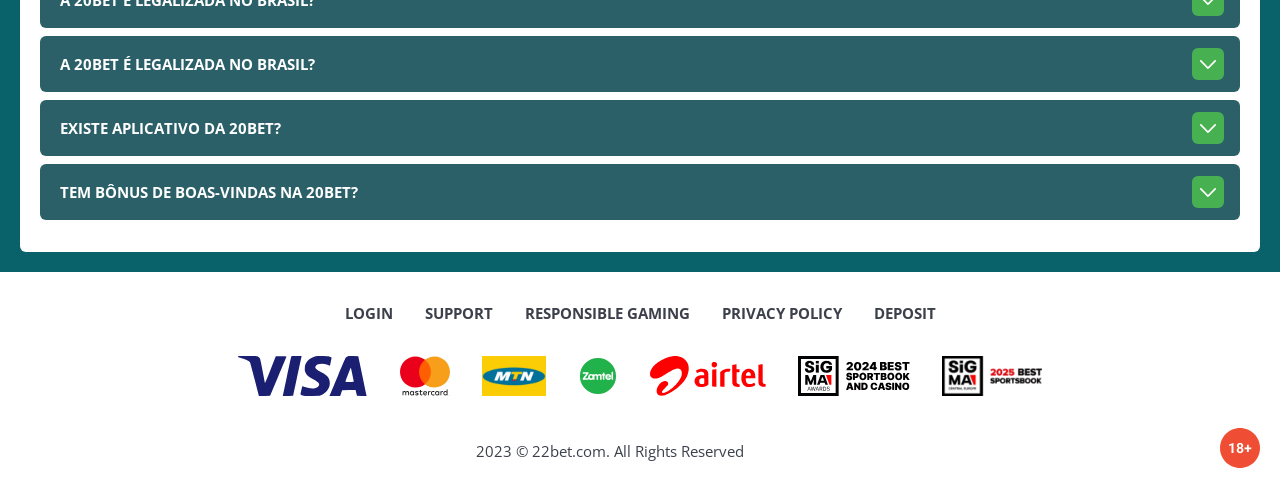
<file: support.html>
<!DOCTYPE html>
<html lang="zm">
  <head>
    <meta charset="UTF-8" />
   
    <meta name="viewport" content="width=device-width, initial-scale=1.0" />
    <title>22Bet </title>
    <meta name="description" content />
    <meta property="og:site_name" content />
    <meta property="og:title" content />
    <meta property="og:type" content="website" />
    <meta property="og:url" content />
    <meta property="og:image" content />
    <meta property="og:image:alt" content />
    <meta property="og:locale" content="zm" />
    <meta property="og:description" content />
    <link rel="preconnect" href="https://fonts.googleapis.com" />
    <link rel="preconnect" href="https://fonts.gstatic.com" crossorigin="anonymous" />
   <link href="https://fonts.googleapis.com/css2?family=Open+Sans:ital,wght@0,300..800;1,300..800&display=swap" rel="stylesheet">
<link href="https://fonts.googleapis.com/css?family=Roboto+Condensed&display=swap" rel="stylesheet">

   <link rel="stylesheet" href="./css/reset.css" />
    <link rel="stylesheet" href="./css/main.css" />
    <link rel="stylesheet" href="./css/media.css"/>
    <link rel="icon" href="./images/Group.png" type="image/x-icon"/>
    <script
    src="https://code.jquery.com/jquery-3.6.1.min.js"
    integrity="sha256-o88AwQnZB+VDvE9tvIXrMQaPlFFSUTR+nldQm1LuPXQ="
    crossorigin="anonymous"
  ></script>
  </head>
  <body>
    <header class="header">
      <section class="content header__content">
        <a href="./index.html" class="logo header__logo"
          ><img src="./images/logo.svg" alt="logo" title
        /></a>
        <button class="header__btn-menu" >
          <svg width="16px" height="16px" viewBox="0 0 16 16" xmlns="http://www.w3.org/2000/svg">
              <rect y="0" width="16" height="3" rx="1.5"></rect>
              <rect y="6.5" width="16" height="3" rx="1.5"></rect>
              <rect y="13" width="16" height="3" rx="1.5"></rect>
            </svg>
        </button>

          <nav class="menu header__menu">
            <ul class="header__menu-list">
                
              <li class="">
              <div class="header__menu-wrapper">
                <div class="js-button-expander js-button-expander--menu" >
                <a href="./bonus.html" >
                <span>Bonus</span>
              </a>
              </div>
              <div class="header__menu-wrap js-expand-content js-expand-content--menu">
                <ul >
                  <li>
                    <a href="./freeSpins.html">
                    <span>Free Spins</span>
                  </a></li>
                  <li><a href="./promoCode.html">
                    <span>Promo Code</span>
                  </a>
                </li>
                  <li><a href="./welcomeBonus.html">
                    <span>Welcome Bonus</span>
                  </a>
                </li>
                <li><a href="./vip.html">
                    <span>VIP</span>
                  </a>
                </li>
                </ul>
              </div>
              </div>
               <a href="./bonus.html" class="header__menu-item">
                <span>Bonus</span>
              </a>
            </li>
              <li>
                <a href="./app.html">
                 App
                </a>
              </li>
              
              <li class="">
              <div class="header__menu-wrapper">
                <div class="js-button-expander js-button-expander--menu" >
                <a href="./casino.html" >
                <span> Casino</span>
              </a>
              </div>
              <div class="header__menu-wrap js-expand-content js-expand-content--menu">
                <ul >
                  <li>
                    <a href="./slots.html">
                    <span>Slots</span>
                  </a></li>
                 
                </ul>
              </div>
              </div>
               <a href="./casino.html" class="header__menu-item">
                <span>Casino</span>
              </a>
            </li>
               <li>
                <a href="./live.html">
               Live
                </a>
              </li>
              <li>
                    <a href="./freeSpins.html">
                    <span>Free Spins</span>
                  </a></li>
                  <li><a href="./promoCode.html">
                    <span>Promo Code</span>
                  </a>
                </li>
                  <li><a href="./welcomeBonus.html">
                    <span>Welcome Bonus</span>
                  </a>
                </li>
                <li><a href="./vip.html">
                    <span>VIP</span>
                  </a>
                </li>
             <li>
                    <a href="./slots.html">
                    <span>Slots</span>
                  </a></li>
             
             
            </ul>
            <div class="header__button header__button-menu " >
              <a href="#" class="button  button__login-menu">log in</a>
              <a href="#" class="button button__menu">registration</a>
            </div>
           
          </nav>
            <a href="" class="header__flag">
                <span><img src="./images/flag.png" alt="flag" title /></span>
                <span>zm</span>
              </a>
            <a href="#" class="button button__login">log in</a>
            <a href="#" class="button button__singup">registration</a>
            <!-- <div id="clock" class="header__time">00:00</div>
           -->
      </section>
    </header>
     <main class="main home main-page">
        <section class=" hero hero__page">
           
            <div class="background ">
              <img src="./images/layout-images/bg-support.webp" alt="hero" title />
              
            </div>
            <div class="hero__wrapper hero__wrapper-page">
              <div class="hero__data hero__data-bonus">
                <ul
                class="breadcrumbs "
                
              >
                <li
                  
                >
                  <a href="#" >
                    <span >Home</span></a
                  >
                 
                </li>
                <li
                  
                >
                  <a href="#" > <span >Support</span></a>
                 
                </li>
              </ul>
                <h1 class="title general hero__title">
                  Online Casino Website
                </h1>
                 <p class="hero__text">The first thing that catches players' attention is the incredible simplicity of this casino.</p>
               
                <a href="#" class="button  hero__button ">Obter um Bônus</a>
               
              </div>
             
            </div>
          </section>
      <section class="main__wrap main__wrap-page">
       
       <section class="content__wrapper content__wrapper-page">

         
        
       
          <section class="content article">
            <p>
             Lorem ipsum dolor sit <a href="#">22Bet</a> consectetur adipiscing elit. Quisque faucibus ex sapien vitae pellentesque sem placerat. In id cursus mi pretium tellus duis convallis. Tempus leo eu aenean sed diam urna tempor. Pulvinar vivamus fringilla lacus nec metus bibendum egestas. Iaculis massa nisl malesuada lacinia integer nunc posuere. Ut hendrerit semper vel class aptent taciti sociosqu.
            </p>
            <p>
             Ad litora torquent per conubia nostra inceptos himenaeos.
            </p>
          </section>
        
        
              <section class="content menu-review__content">
              

            
                <div class="menu__review-desk menu__review-content">Table of Contents</div>
                <ul class="menu__review menu__review-list">
                  <li><a href="#">Casa de Aposta e Cassino</a></li>
                    <li><a href="#">Casa de Aposta e Cassino</a></li>
                      <li><a href="#">Casa de Aposta e Cassino</a></li>
                        <li><a href="#">Casa de Aposta e Cassino</a></li>
                          <li><a href="#">Frequently Asked Questions</a></li>
                 
                </ul>
             
          
          </section>
          
        
          <section class="content article">
            <h2 class="title high article__title">Casa de Aposta e Cassino</h2>
             
            <p>
             Formidabile sito di scommesse online, con 22Bet potrete realizzare i vostri desideri, trasformando il vostro hobby preferito in una fonte di guadagno. Questo allibratore è esperto di servizi di casinò e sportsbook, consentendo a chiunque lo utilizzi di scegliere l’esperienza di gioco che più li gratifichi.
            </p>
            <p>
             Si possono effettuare scommesse in pochi clic e bastano appena 24 ore per ricevere il denaro vinto.Si possono effettuare scommesse in pochi clic e bastano appena 24 ore per ricevere il denaro vinto. Si possono effettuare scommesse in pochi clic e bastano appena 24 ore per ricevere il denaro vinto.
            </p>
           <ol>
              <li>Si possono effettuare scommesse in pochi clic e bastano appena 24 ore per ricevere il denaro vinto.</li>
              <li>Si possono effettuare scommesse in pochi clic e bastano appena 24 ore per ricevere il denaro vinto.</li>
              <li>Si possono effettuare scommesse in pochi clic e bastano appena 24 ore per ricevere il denaro vinto.</li>
            </ol>
            <p>Si possono effettuare scommesse in pochi clic e bastano appena 24 ore per ricevere il denaro vinto. Si possono effettuare scommesse in pochi clic e bastano appena 24 ore per ricevere il denaro vinto. Si possono effettuare scommesse in pochi clic e bastano appena 24 ore per ricevere il denaro vinto.</p>
          </section>
         
         
           <section class="content article">
            <h2 class="title high article__title">Casa de Aposta e Cassino</h2>
            <p>Formidabile sito di scommesse online, con 22Bet potrete realizzare i vostri desideri, trasformando il vostro hobby preferito in una fonte di guadagno. Questo allibratore è esperto di servizi di casinò e sportsbook, consentendo a chiunque lo utilizzi di scegliere l’esperienza di gioco che più li gratifichi.</p>
            <p>Si possono effettuare scommesse in pochi clic e bastano appena 24 ore per ricevere il denaro vinto.Si possono effettuare scommesse in pochi clic e bastano appena 24 ore per ricevere il denaro vinto. Si possono effettuare scommesse in pochi clic e bastano appena 24 ore per ricevere il denaro vinto</p>
            <h3>Casa de Aposta e Cassino</h3>
            <p>Formidabile sito di scommesse online, con 22Bet potrete realizzare i vostri desideri, trasformando il vostro hobby preferito in una fonte di guadagno. Questo allibratore è esperto di servizi di casinò e sportsbook, consentendo a chiunque lo utilizzi di scegliere l’esperienza di gioco che più li gratifichi.</p>
           </section>

          <section class="content faq">
            <h2 class="title high faq__title">Frequently Asked Questions</h2>
            <ul class="faq__list " >
              <li class="faq__item"  >
                <h3 class="title medium faq__subtitle js-button-expander js-button-expander--faq"  >A 20Bet é legalizada no Brasil?
                 </h3>
                <div  class="faq__answer js-expand-content js-expand-content--faq" >
                  <p  >
                    Sim, a casa de apostas tem licença emitida por Curaçao, que é reconhecida no Brasil e a permite atuar por aqui.
                  </p>
                </div>
              </li>
              <li class="faq__item"  >
                <h3 class="title medium faq__subtitle js-button-expander js-button-expander--faq"  >A 20Bet é legalizada no Brasil?</h3>
                <div class="faq__answer js-expand-content js-expand-content--faq" >
                  <p  >
                    Sim, a casa de apostas tem licença emitida por Curaçao, que é reconhecida no Brasil e a permite atuar por aqui.
                  </p>
                </div>
              </li> 
              <li class="faq__item"  >
                <h3 class="title medium faq__subtitle js-button-expander js-button-expander--faq"  >Existe aplicativo da 20Bet?</h3>
                <div class="faq__answer js-expand-content js-expand-content--faq" >
                  <p  >
                   Sim, disponível para sistemas operacionais iOS e Android.
                  </p>
                </div>
              </li> 
              <li class="faq__item"  >
                <h3 class="title medium faq__subtitle js-button-expander js-button-expander--faq"  >Tem bônus de boas-vindas na 20Bet?</h3>
                <div class="faq__answer js-expand-content js-expand-content--faq" >
                  <p  >
                   O pacote especial para novos usuários da 20Bet paga 100% sobre o primeiro depósito, com limite de 600 BRL.
                  </p>
                </div>
              </li> 
             
            </ul>
          </section>
          
        </section> 
      
        <div class=""  onclick="scrollToTop()">
          <button class="main__arrow" id="scrollToTopBtn"></button>
        </div> 
        
      </section>
    </main> 
      <footer class=" footer ">
      <section class="content footer__content">
        <ul class="footer__menu">
         <li><a href="./login.html">Login</a></li>
         <li><a href="./support.html">Support</a></li>
         <li><a href="./responsible.html">Responsible Gaming</a></li>
         <li><a href="./policy.html">Privacy Policy</a></li>
         <li><a href="./deposit.html">Deposit</a></li>
        </ul>
       
        <ul class="footer__cards-list">
           
            <li>
              <a href="#"
                ><img src="./images/footer-img1.svg" alt="cardpay" title
              /></a>
            </li>
             <li>
              <a href="#"
                ><img src="./images/footer-img2.svg" alt="cardpay" title
              /></a>
            </li>
             <li>
              <a href="#"
                ><img src="./images/footer-img3.svg" alt="cardpay" title
              /></a>
            </li>
             <li>
              <a href="#"
                ><img src="./images/footer-img4.svg" alt="cardpay" title
              /></a>
            </li>
             <li>
              <a href="#"
                ><img src="./images/footer-img5.svg" alt="cardpay" title
              /></a>
            </li>
             <li>
              <a href="#"
                ><img src="./images/footer-img6.svg" alt="cardpay" title
              /></a>
            </li>
             <li>
              <a href="#"
                ><img src="./images/footer-img7.svg" alt="cardpay" title
              /></a>
            </li>
           
            
          </ul>
       
        <div class="footer__wrapp">
          <div class="footer__text">
           
            <p>2023 &copy; 22bet.com. All Rights Reserved
</p>
           
          </div>
          <div class="footer__age">
            <img src="./images/age.svg" alt="age" title />
          </div>
        </div>
      
      </section>
    </footer>
    <script src="./js/arrowUp.js" defer></script>
    <script src="./js/sidebar.js" defer></script>
    <script src="./js/expander.js" defer></script>
    <script src="./js/mobile-menu.js" defer></script>
    <!-- <script src="./js/clock.js" defer></script> -->
  </body>
</html>
</file>
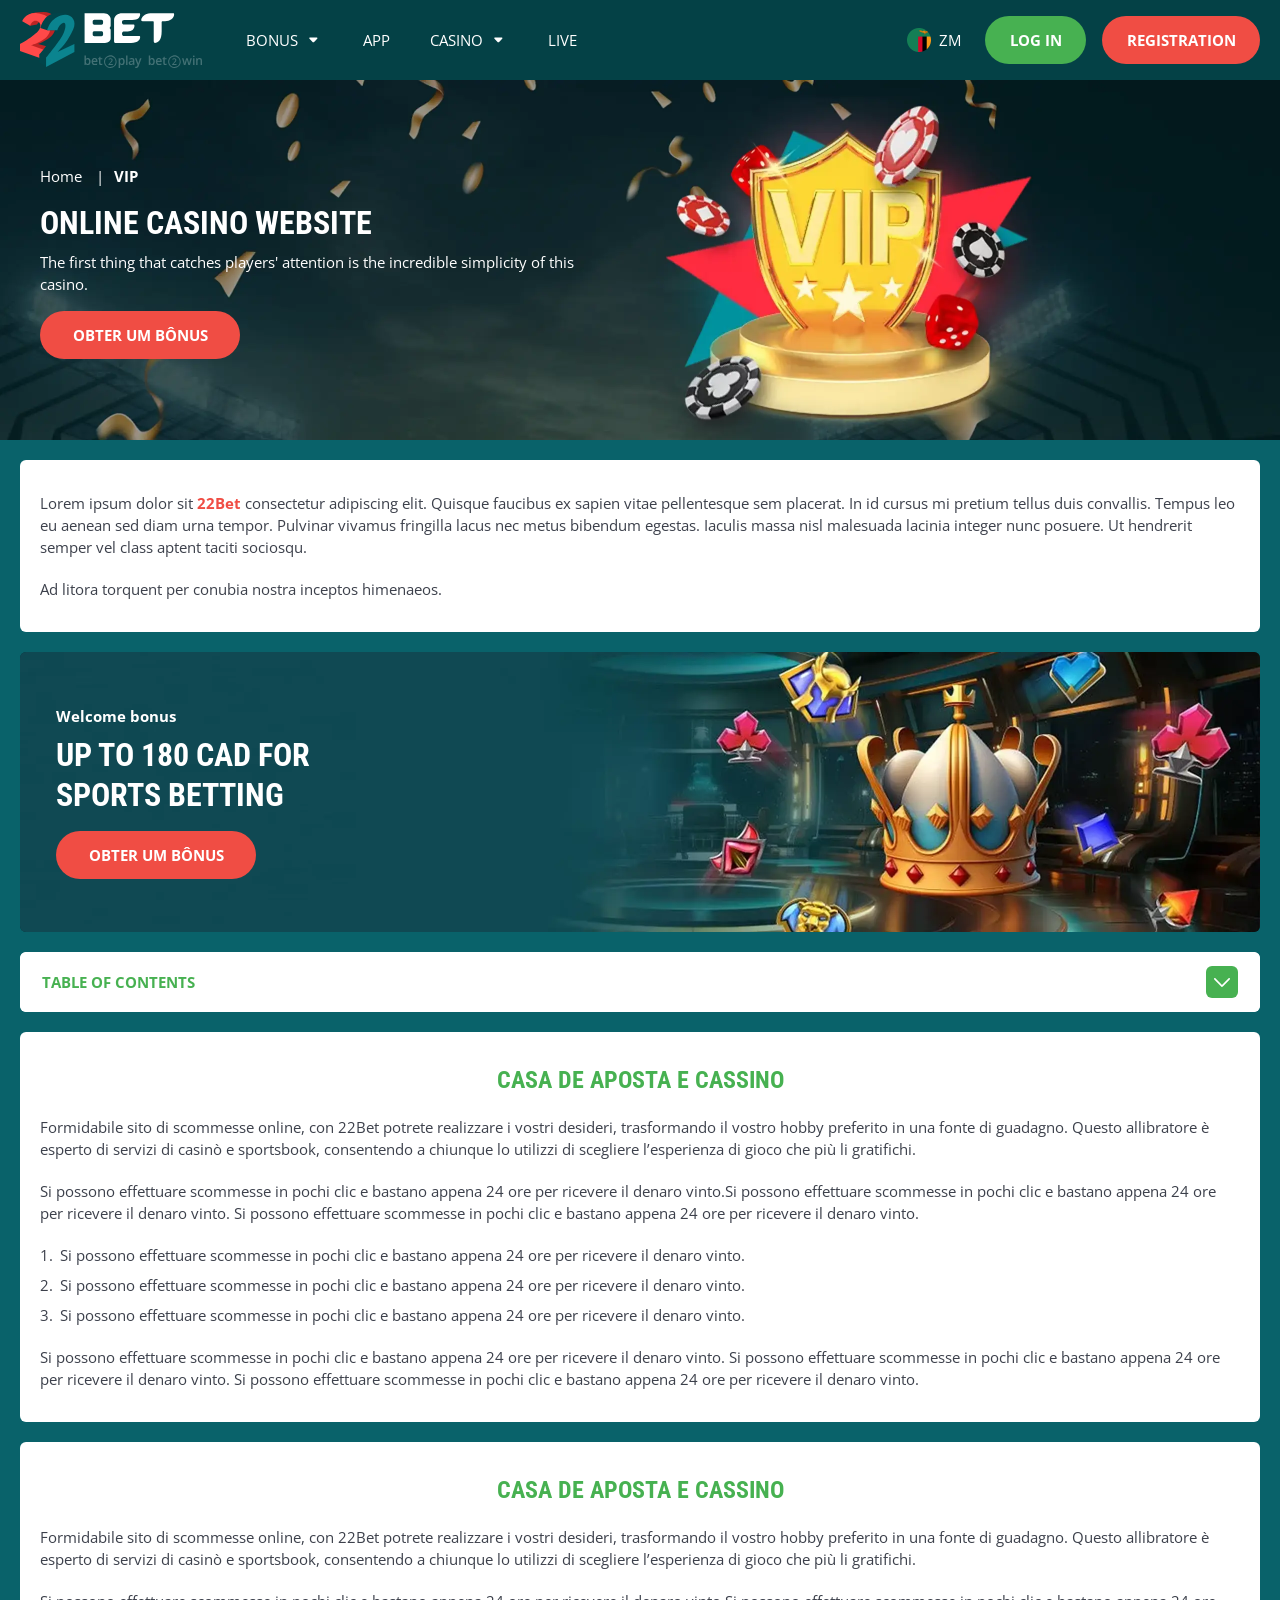
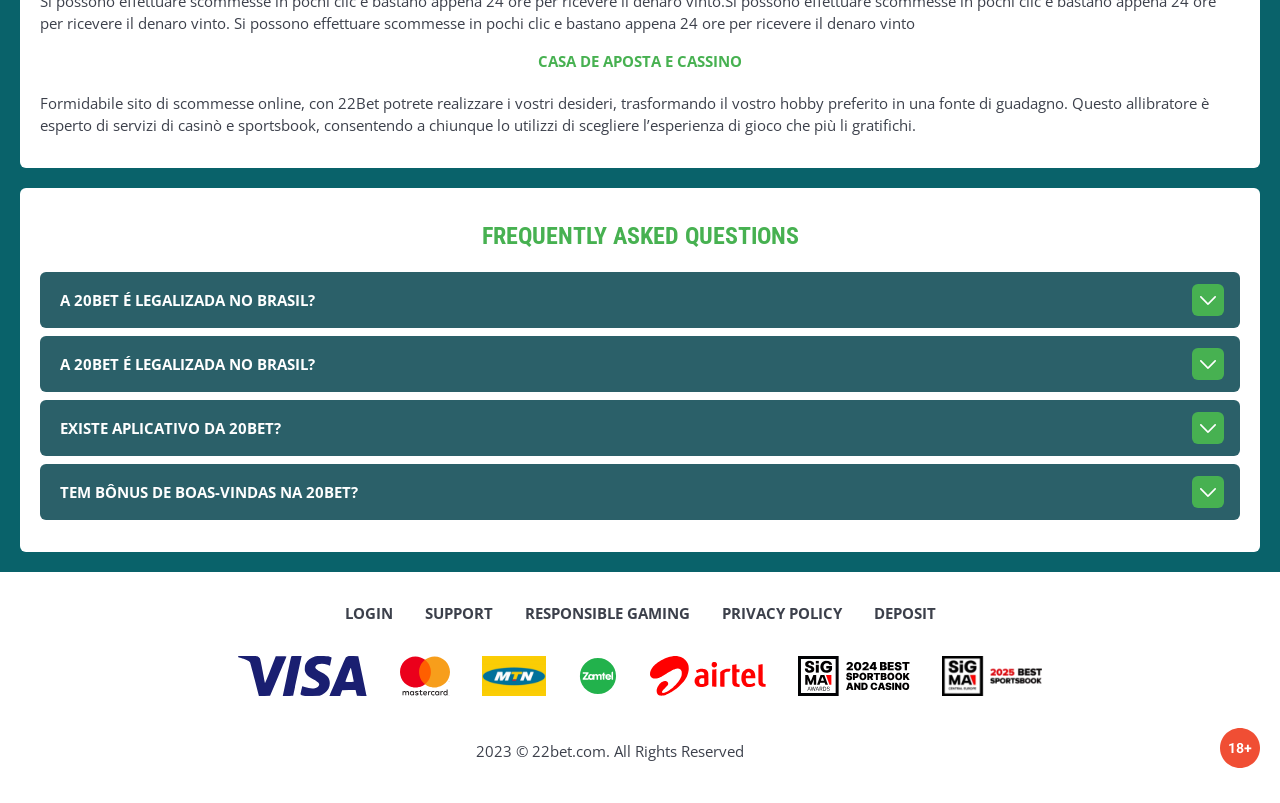
<file: vip.html>
<!DOCTYPE html>
<html lang="zm">
  <head>
    <meta charset="UTF-8" />
   
    <meta name="viewport" content="width=device-width, initial-scale=1.0" />
    <title>22Bet </title>
    <meta name="description" content />
    <meta property="og:site_name" content />
    <meta property="og:title" content />
    <meta property="og:type" content="website" />
    <meta property="og:url" content />
    <meta property="og:image" content />
    <meta property="og:image:alt" content />
    <meta property="og:locale" content="zm" />
    <meta property="og:description" content />
    <link rel="preconnect" href="https://fonts.googleapis.com" />
    <link rel="preconnect" href="https://fonts.gstatic.com" crossorigin="anonymous" />
   <link href="https://fonts.googleapis.com/css2?family=Open+Sans:ital,wght@0,300..800;1,300..800&display=swap" rel="stylesheet">
<link href="https://fonts.googleapis.com/css?family=Roboto+Condensed&display=swap" rel="stylesheet">

   <link rel="stylesheet" href="./css/reset.css" />
    <link rel="stylesheet" href="./css/main.css" />
    <link rel="stylesheet" href="./css/media.css"/>
    <link rel="icon" href="./images/Group.png" type="image/x-icon"/>
    <script
    src="https://code.jquery.com/jquery-3.6.1.min.js"
    integrity="sha256-o88AwQnZB+VDvE9tvIXrMQaPlFFSUTR+nldQm1LuPXQ="
    crossorigin="anonymous"
  ></script>
  </head>
  <body>
    <header class="header">
      <section class="content header__content">
        <a href="./index.html" class="logo header__logo"
          ><img src="./images/logo.svg" alt="logo" title
        /></a>
        <button class="header__btn-menu" >
          <svg width="16px" height="16px" viewBox="0 0 16 16" xmlns="http://www.w3.org/2000/svg">
              <rect y="0" width="16" height="3" rx="1.5"></rect>
              <rect y="6.5" width="16" height="3" rx="1.5"></rect>
              <rect y="13" width="16" height="3" rx="1.5"></rect>
            </svg>
        </button>

          <nav class="menu header__menu">
            <ul class="header__menu-list">
                
              <li class="">
              <div class="header__menu-wrapper">
                <div class="js-button-expander js-button-expander--menu" >
                <a href="./bonus.html" >
                <span>Bonus</span>
              </a>
              </div>
              <div class="header__menu-wrap js-expand-content js-expand-content--menu">
                <ul >
                  <li>
                    <a href="./freeSpins.html">
                    <span>Free Spins</span>
                  </a></li>
                  <li><a href="./promoCode.html">
                    <span>Promo Code</span>
                  </a>
                </li>
                  <li><a href="./welcomeBonus.html">
                    <span>Welcome Bonus</span>
                  </a>
                </li>
                <li><a href="./vip.html">
                    <span>VIP</span>
                  </a>
                </li>
                </ul>
              </div>
              </div>
               <a href="./bonus.html" class="header__menu-item">
                <span>Bonus</span>
              </a>
            </li>
              <li>
                <a href="./app.html">
                 App
                </a>
              </li>
              
              <li class="">
              <div class="header__menu-wrapper">
                <div class="js-button-expander js-button-expander--menu" >
                <a href="./casino.html" >
                <span> Casino</span>
              </a>
              </div>
              <div class="header__menu-wrap js-expand-content js-expand-content--menu">
                <ul >
                  <li>
                    <a href="./slots.html">
                    <span>Slots</span>
                  </a></li>
                 
                </ul>
              </div>
              </div>
               <a href="./casino.html" class="header__menu-item">
                <span>Casino</span>
              </a>
            </li>
               <li>
                <a href="./live.html">
               Live
                </a>
              </li>
              <li>
                    <a href="./freeSpins.html">
                    <span>Free Spins</span>
                  </a></li>
                  <li><a href="./promoCode.html">
                    <span>Promo Code</span>
                  </a>
                </li>
                  <li><a href="./welcomeBonus.html">
                    <span>Welcome Bonus</span>
                  </a>
                </li>
                <li><a href="./vip.html">
                    <span>VIP</span>
                  </a>
                </li>
             <li>
                    <a href="./slots.html">
                    <span>Slots</span>
                  </a></li>
             
             
            </ul>
            <div class="header__button header__button-menu " >
              <a href="#" class="button  button__login-menu">log in</a>
              <a href="#" class="button button__menu">registration</a>
            </div>
           
          </nav>
            <a href="" class="header__flag">
                <span><img src="./images/flag.png" alt="flag" title /></span>
                <span>zm</span>
              </a>
            <a href="#" class="button button__login">log in</a>
            <a href="#" class="button button__singup">registration</a>
            <!-- <div id="clock" class="header__time">00:00</div>
           -->
      </section>
    </header>
     <main class="main home main-page">
        <section class=" hero hero__page">
           
            <div class="background background-page">
              <img src="./images/layout-images/bg-vip.webp" alt="hero" title />
              
            </div>
            <div class="hero__wrapper hero__wrapper-page">
              <div class="hero__data hero__data-bonus">
                <ul
                class="breadcrumbs "
                
              >
                <li
                  
                >
                  <a href="#" >
                    <span >Home</span></a
                  >
                 
                </li>
                <li
                  
                >
                  <a href="#" > <span >VIP</span></a>
                 
                </li>
              </ul>
                <h1 class="title general hero__title">
                  Online Casino Website
                </h1>
                 <p class="hero__text">The first thing that catches players' attention is the incredible simplicity of this casino.</p>
               
                <a href="#" class="button  hero__button ">Obter um Bônus</a>
               
              </div>
             
            </div>
          </section>
      <section class="main__wrap main__wrap-page">
       
       <section class="content__wrapper content__wrapper-page">

         
        
       
          <section class="content article">
            <p>
             Lorem ipsum dolor sit <a href="#">22Bet</a> consectetur adipiscing elit. Quisque faucibus ex sapien vitae pellentesque sem placerat. In id cursus mi pretium tellus duis convallis. Tempus leo eu aenean sed diam urna tempor. Pulvinar vivamus fringilla lacus nec metus bibendum egestas. Iaculis massa nisl malesuada lacinia integer nunc posuere. Ut hendrerit semper vel class aptent taciti sociosqu.
            </p>
            <p>
             Ad litora torquent per conubia nostra inceptos himenaeos.
            </p>
          </section>
         
             
             <section class="content banner">
            <div class="background ">
              
              <img src="./images/layout-images/banner-vip.webp" alt="banner" title />
              
            </div>
            <div class="banner__info">
               <p class="banner__subtitle">Welcome bonus</p>
              <h2 class="title high banner__title-main">
                 
               up to 180 CAD
for sports betting
              </h2>
            
              <a href="#" class="button banner__button">Obter um Bônus</a>
            </div>
          </section>
        
              <section class="content menu-review__content">
              

            
                <div class="menu__review-desk menu__review-content">Table of Contents</div>
                <ul class="menu__review menu__review-list">
                  <li><a href="#">Casa de Aposta e Cassino</a></li>
                    <li><a href="#">Casa de Aposta e Cassino</a></li>
                      <li><a href="#">Casa de Aposta e Cassino</a></li>
                        <li><a href="#">Casa de Aposta e Cassino</a></li>
                          <li><a href="#">Frequently Asked Questions</a></li>
                 
                </ul>
             
          
          </section>
          
        
          <section class="content article">
            <h2 class="title high article__title">Casa de Aposta e Cassino</h2>
             
            <p>
             Formidabile sito di scommesse online, con 22Bet potrete realizzare i vostri desideri, trasformando il vostro hobby preferito in una fonte di guadagno. Questo allibratore è esperto di servizi di casinò e sportsbook, consentendo a chiunque lo utilizzi di scegliere l’esperienza di gioco che più li gratifichi.
            </p>
            <p>
             Si possono effettuare scommesse in pochi clic e bastano appena 24 ore per ricevere il denaro vinto.Si possono effettuare scommesse in pochi clic e bastano appena 24 ore per ricevere il denaro vinto. Si possono effettuare scommesse in pochi clic e bastano appena 24 ore per ricevere il denaro vinto.
            </p>
           <ol>
              <li>Si possono effettuare scommesse in pochi clic e bastano appena 24 ore per ricevere il denaro vinto.</li>
              <li>Si possono effettuare scommesse in pochi clic e bastano appena 24 ore per ricevere il denaro vinto.</li>
              <li>Si possono effettuare scommesse in pochi clic e bastano appena 24 ore per ricevere il denaro vinto.</li>
            </ol>
            <p>Si possono effettuare scommesse in pochi clic e bastano appena 24 ore per ricevere il denaro vinto. Si possono effettuare scommesse in pochi clic e bastano appena 24 ore per ricevere il denaro vinto. Si possono effettuare scommesse in pochi clic e bastano appena 24 ore per ricevere il denaro vinto.</p>
          </section>
         
         
           <section class="content article">
            <h2 class="title high article__title">Casa de Aposta e Cassino</h2>
            <p>Formidabile sito di scommesse online, con 22Bet potrete realizzare i vostri desideri, trasformando il vostro hobby preferito in una fonte di guadagno. Questo allibratore è esperto di servizi di casinò e sportsbook, consentendo a chiunque lo utilizzi di scegliere l’esperienza di gioco che più li gratifichi.</p>
            <p>Si possono effettuare scommesse in pochi clic e bastano appena 24 ore per ricevere il denaro vinto.Si possono effettuare scommesse in pochi clic e bastano appena 24 ore per ricevere il denaro vinto. Si possono effettuare scommesse in pochi clic e bastano appena 24 ore per ricevere il denaro vinto</p>
            <h3>Casa de Aposta e Cassino</h3>
            <p>Formidabile sito di scommesse online, con 22Bet potrete realizzare i vostri desideri, trasformando il vostro hobby preferito in una fonte di guadagno. Questo allibratore è esperto di servizi di casinò e sportsbook, consentendo a chiunque lo utilizzi di scegliere l’esperienza di gioco che più li gratifichi.</p>
           </section>

          <section class="content faq">
            <h2 class="title high faq__title">Frequently Asked Questions</h2>
            <ul class="faq__list " >
              <li class="faq__item"  >
                <h3 class="title medium faq__subtitle js-button-expander js-button-expander--faq"  >A 20Bet é legalizada no Brasil?
                 </h3>
                <div  class="faq__answer js-expand-content js-expand-content--faq" >
                  <p  >
                    Sim, a casa de apostas tem licença emitida por Curaçao, que é reconhecida no Brasil e a permite atuar por aqui.
                  </p>
                </div>
              </li>
              <li class="faq__item"  >
                <h3 class="title medium faq__subtitle js-button-expander js-button-expander--faq"  >A 20Bet é legalizada no Brasil?</h3>
                <div class="faq__answer js-expand-content js-expand-content--faq" >
                  <p  >
                    Sim, a casa de apostas tem licença emitida por Curaçao, que é reconhecida no Brasil e a permite atuar por aqui.
                  </p>
                </div>
              </li> 
              <li class="faq__item"  >
                <h3 class="title medium faq__subtitle js-button-expander js-button-expander--faq"  >Existe aplicativo da 20Bet?</h3>
                <div class="faq__answer js-expand-content js-expand-content--faq" >
                  <p  >
                   Sim, disponível para sistemas operacionais iOS e Android.
                  </p>
                </div>
              </li> 
              <li class="faq__item"  >
                <h3 class="title medium faq__subtitle js-button-expander js-button-expander--faq"  >Tem bônus de boas-vindas na 20Bet?</h3>
                <div class="faq__answer js-expand-content js-expand-content--faq" >
                  <p  >
                   O pacote especial para novos usuários da 20Bet paga 100% sobre o primeiro depósito, com limite de 600 BRL.
                  </p>
                </div>
              </li> 
             
            </ul>
          </section>
          
        </section> 
      
        <div class=""  onclick="scrollToTop()">
          <button class="main__arrow" id="scrollToTopBtn"></button>
        </div> 
        
      </section>
    </main> 
       <footer class=" footer ">
      <section class="content footer__content">
        <ul class="footer__menu">
         <li><a href="./login.html">Login</a></li>
         <li><a href="./support.html">Support</a></li>
         <li><a href="./responsible.html">Responsible Gaming</a></li>
         <li><a href="./policy.html">Privacy Policy</a></li>
         <li><a href="./deposit.html">Deposit</a></li>
        </ul>
       
          <ul class="footer__cards-list">
           
            <li>
              <a href="#"
                ><img src="./images/footer-img1.svg" alt="cardpay" title
              /></a>
            </li>
             <li>
              <a href="#"
                ><img src="./images/footer-img2.svg" alt="cardpay" title
              /></a>
            </li>
             <li>
              <a href="#"
                ><img src="./images/footer-img3.svg" alt="cardpay" title
              /></a>
            </li>
             <li>
              <a href="#"
                ><img src="./images/footer-img4.svg" alt="cardpay" title
              /></a>
            </li>
             <li>
              <a href="#"
                ><img src="./images/footer-img5.svg" alt="cardpay" title
              /></a>
            </li>
             <li>
              <a href="#"
                ><img src="./images/footer-img6.svg" alt="cardpay" title
              /></a>
            </li>
             <li>
              <a href="#"
                ><img src="./images/footer-img7.svg" alt="cardpay" title
              /></a>
            </li>
           
            
          </ul>
       
        <div class="footer__wrapp">
          <div class="footer__text">
           
            <p>2023 &copy; 22bet.com. All Rights Reserved
</p>
           
          </div>
          <div class="footer__age">
            <img src="./images/age.svg" alt="age" title />
          </div>
        </div>
      
      </section>
    </footer>
    <script src="./js/arrowUp.js" defer></script>
    <script src="./js/sidebar.js" defer></script>
    <script src="./js/expander.js" defer></script>
    <script src="./js/mobile-menu.js" defer></script>
    <!-- <script src="./js/clock.js" defer></script> -->
  </body>
</html>
</file>
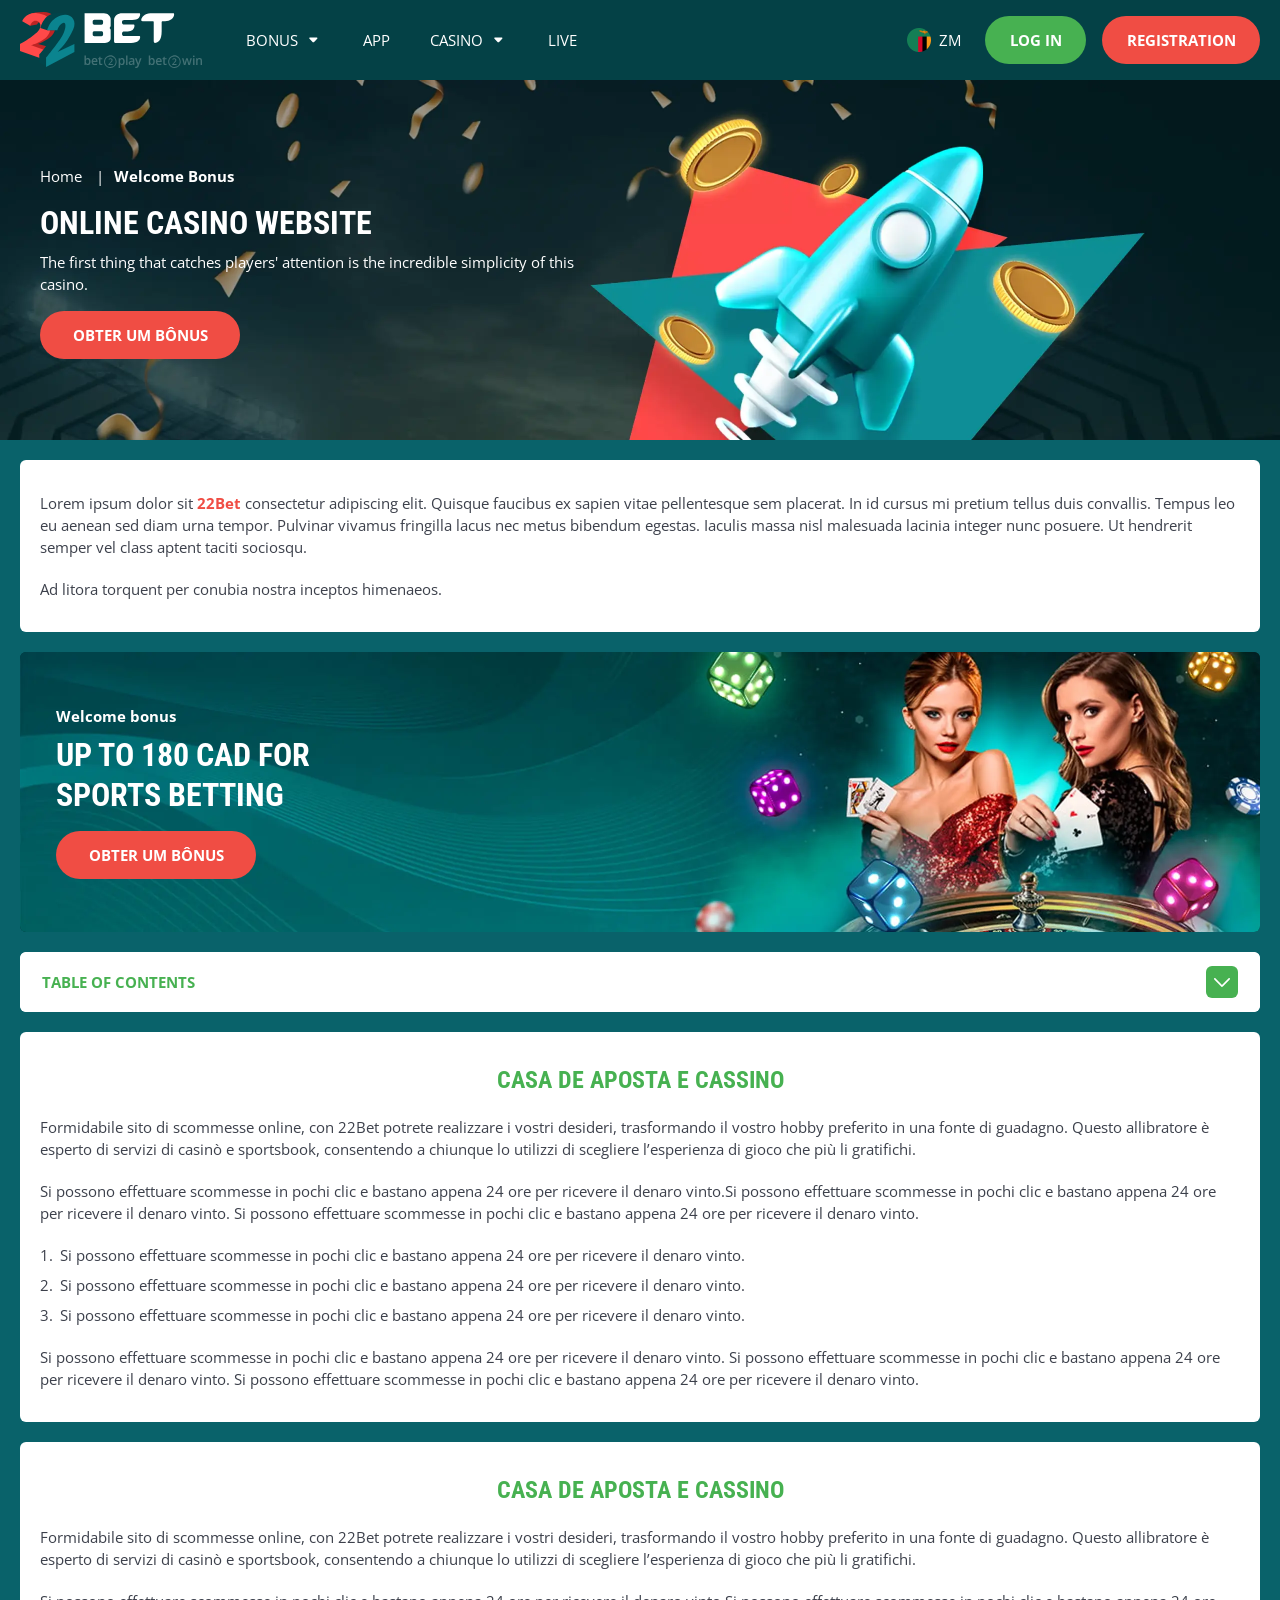
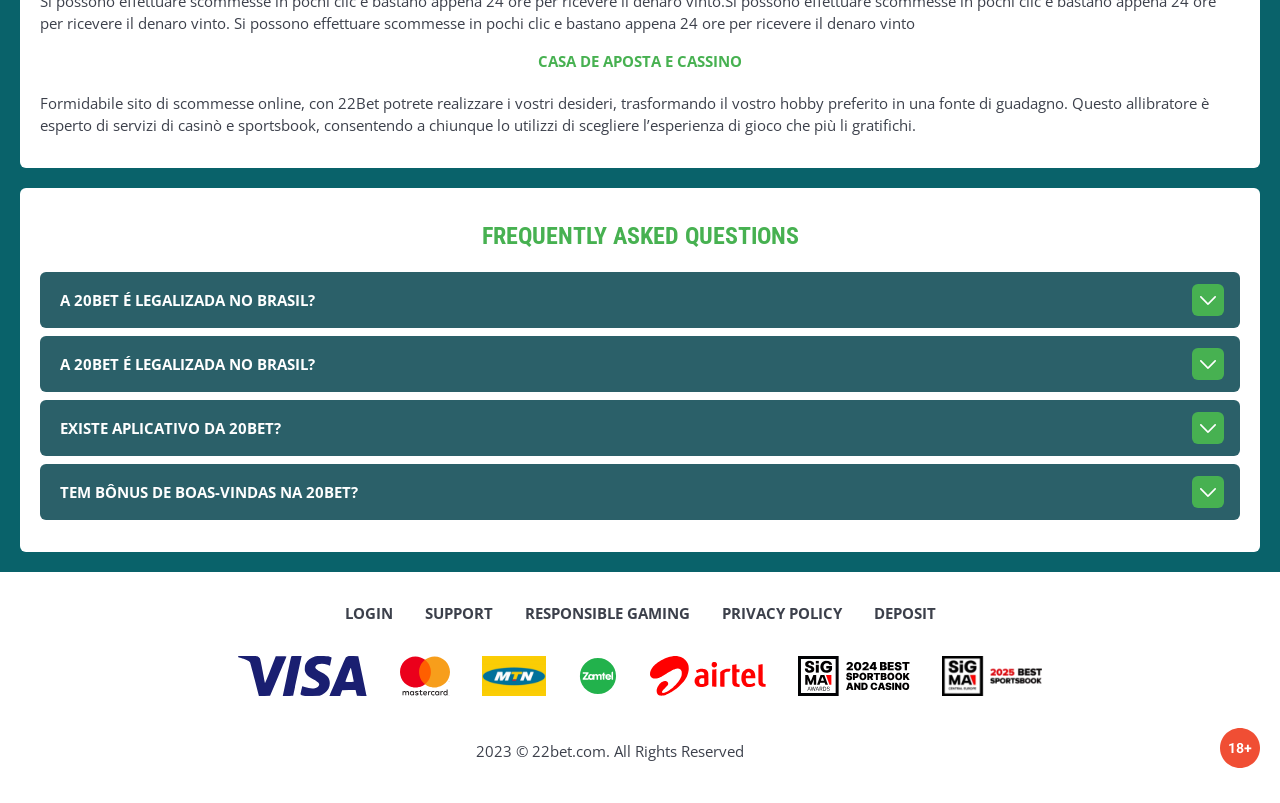
<file: welcomeBonus.html>
<!DOCTYPE html>
<html lang="zm">
  <head>
    <meta charset="UTF-8" />
   
    <meta name="viewport" content="width=device-width, initial-scale=1.0" />
    <title>22Bet </title>
    <meta name="description" content />
    <meta property="og:site_name" content />
    <meta property="og:title" content />
    <meta property="og:type" content="website" />
    <meta property="og:url" content />
    <meta property="og:image" content />
    <meta property="og:image:alt" content />
    <meta property="og:locale" content="zm" />
    <meta property="og:description" content />
    <link rel="preconnect" href="https://fonts.googleapis.com" />
    <link rel="preconnect" href="https://fonts.gstatic.com" crossorigin="anonymous" />
   <link href="https://fonts.googleapis.com/css2?family=Open+Sans:ital,wght@0,300..800;1,300..800&display=swap" rel="stylesheet">
<link href="https://fonts.googleapis.com/css?family=Roboto+Condensed&display=swap" rel="stylesheet">

   <link rel="stylesheet" href="./css/reset.css" />
    <link rel="stylesheet" href="./css/main.css" />
    <link rel="stylesheet" href="./css/media.css"/>
    <link rel="icon" href="./images/Group.png" type="image/x-icon"/>
    <script
    src="https://code.jquery.com/jquery-3.6.1.min.js"
    integrity="sha256-o88AwQnZB+VDvE9tvIXrMQaPlFFSUTR+nldQm1LuPXQ="
    crossorigin="anonymous"
  ></script>
  </head>
  <body>
    <header class="header">
      <section class="content header__content">
        <a href="./index.html" class="logo header__logo"
          ><img src="./images/logo.svg" alt="logo" title
        /></a>
        <button class="header__btn-menu" >
          <svg width="16px" height="16px" viewBox="0 0 16 16" xmlns="http://www.w3.org/2000/svg">
              <rect y="0" width="16" height="3" rx="1.5"></rect>
              <rect y="6.5" width="16" height="3" rx="1.5"></rect>
              <rect y="13" width="16" height="3" rx="1.5"></rect>
            </svg>
        </button>

          <nav class="menu header__menu">
            <ul class="header__menu-list">
                
              <li class="">
              <div class="header__menu-wrapper">
                <div class="js-button-expander js-button-expander--menu" >
                <a href="./bonus.html" >
                <span>Bonus</span>
              </a>
              </div>
              <div class="header__menu-wrap js-expand-content js-expand-content--menu">
                <ul >
                  <li>
                    <a href="./freeSpins.html">
                    <span>Free Spins</span>
                  </a></li>
                  <li><a href="./promoCode.html">
                    <span>Promo Code</span>
                  </a>
                </li>
                  <li><a href="./welcomeBonus.html">
                    <span>Welcome Bonus</span>
                  </a>
                </li>
                <li><a href="./vip.html">
                    <span>VIP</span>
                  </a>
                </li>
                </ul>
              </div>
              </div>
               <a href="./bonus.html" class="header__menu-item">
                <span>Bonus</span>
              </a>
            </li>
              <li>
                <a href="./app.html">
                 App
                </a>
              </li>
              
              <li class="">
              <div class="header__menu-wrapper">
                <div class="js-button-expander js-button-expander--menu" >
                <a href="./casino.html" >
                <span> Casino</span>
              </a>
              </div>
              <div class="header__menu-wrap js-expand-content js-expand-content--menu">
                <ul >
                  <li>
                    <a href="./slots.html">
                    <span>Slots</span>
                  </a></li>
                 
                </ul>
              </div>
              </div>
               <a href="./casino.html" class="header__menu-item">
                <span>Casino</span>
              </a>
            </li>
               <li>
                <a href="./live.html">
               Live
                </a>
              </li>
              <li>
                    <a href="./freeSpins.html">
                    <span>Free Spins</span>
                  </a></li>
                  <li><a href="./promoCode.html">
                    <span>Promo Code</span>
                  </a>
                </li>
                  <li><a href="./welcomeBonus.html">
                    <span>Welcome Bonus</span>
                  </a>
                </li>
                <li><a href="./vip.html">
                    <span>VIP</span>
                  </a>
                </li>
             <li>
                    <a href="./slots.html">
                    <span>Slots</span>
                  </a></li>
             
             
            </ul>
            <div class="header__button header__button-menu " >
              <a href="#" class="button  button__login-menu">log in</a>
              <a href="#" class="button button__menu">registration</a>
            </div>
           
          </nav>
            <a href="" class="header__flag">
                <span><img src="./images/flag.png" alt="flag" title /></span>
                <span>zm</span>
              </a>
            <a href="#" class="button button__login">log in</a>
            <a href="#" class="button button__singup">registration</a>
            <!-- <div id="clock" class="header__time">00:00</div>
           -->
      </section>
    </header>
     <main class="main home main-page">
        <section class=" hero hero__page">
           
            <div class="background ">
              <img src="./images/layout-images/bg-welcome.webp" alt="hero" title />
              
            </div>
            <div class="hero__wrapper hero__wrapper-page">
              <div class="hero__data hero__data-bonus">
                <ul
                class="breadcrumbs "
                
              >
                <li
                  
                >
                  <a href="#" >
                    <span >Home</span></a
                  >
                 
                </li>
                <li
                  
                >
                  <a href="#" > <span >Welcome Bonus</span></a>
                 
                </li>
              </ul>
                <h1 class="title general hero__title">
                  Online Casino Website
                </h1>
                 <p class="hero__text">The first thing that catches players' attention is the incredible simplicity of this casino.</p>
               
                <a href="#" class="button  hero__button ">Obter um Bônus</a>
               
              </div>
             
            </div>
          </section>
      <section class="main__wrap main__wrap-page">
       
       <section class="content__wrapper content__wrapper-page">

         
        
       
          <section class="content article">
            <p>
             Lorem ipsum dolor sit <a href="#">22Bet</a> consectetur adipiscing elit. Quisque faucibus ex sapien vitae pellentesque sem placerat. In id cursus mi pretium tellus duis convallis. Tempus leo eu aenean sed diam urna tempor. Pulvinar vivamus fringilla lacus nec metus bibendum egestas. Iaculis massa nisl malesuada lacinia integer nunc posuere. Ut hendrerit semper vel class aptent taciti sociosqu.
            </p>
            <p>
             Ad litora torquent per conubia nostra inceptos himenaeos.
            </p>
          </section>
         
             
             <section class="content banner">
            <div class="background banner__background">
              
              <img src="./images/layout-images/banner-welcome.webp" alt="banner" title />
              
                
            </div>
            <div class="banner__info">
               <p class="banner__subtitle">Welcome bonus</p>
              <h2 class="title high banner__title-main">
                 
               up to 180 CAD
for sports betting
              </h2>
            
              <a href="#" class="button banner__button">Obter um Bônus</a>
            </div>
          </section>
        
              <section class="content menu-review__content">
              

            
                <div class="menu__review-desk menu__review-content">Table of Contents</div>
                <ul class="menu__review menu__review-list">
                  <li><a href="#">Casa de Aposta e Cassino</a></li>
                    <li><a href="#">Casa de Aposta e Cassino</a></li>
                      <li><a href="#">Casa de Aposta e Cassino</a></li>
                        <li><a href="#">Casa de Aposta e Cassino</a></li>
                          <li><a href="#">Frequently Asked Questions</a></li>
                 
                </ul>
             
          
          </section>
          
        
          <section class="content article">
            <h2 class="title high article__title">Casa de Aposta e Cassino</h2>
             
            <p>
             Formidabile sito di scommesse online, con 22Bet potrete realizzare i vostri desideri, trasformando il vostro hobby preferito in una fonte di guadagno. Questo allibratore è esperto di servizi di casinò e sportsbook, consentendo a chiunque lo utilizzi di scegliere l’esperienza di gioco che più li gratifichi.
            </p>
            <p>
             Si possono effettuare scommesse in pochi clic e bastano appena 24 ore per ricevere il denaro vinto.Si possono effettuare scommesse in pochi clic e bastano appena 24 ore per ricevere il denaro vinto. Si possono effettuare scommesse in pochi clic e bastano appena 24 ore per ricevere il denaro vinto.
            </p>
           <ol>
              <li>Si possono effettuare scommesse in pochi clic e bastano appena 24 ore per ricevere il denaro vinto.</li>
              <li>Si possono effettuare scommesse in pochi clic e bastano appena 24 ore per ricevere il denaro vinto.</li>
              <li>Si possono effettuare scommesse in pochi clic e bastano appena 24 ore per ricevere il denaro vinto.</li>
            </ol>
            <p>Si possono effettuare scommesse in pochi clic e bastano appena 24 ore per ricevere il denaro vinto. Si possono effettuare scommesse in pochi clic e bastano appena 24 ore per ricevere il denaro vinto. Si possono effettuare scommesse in pochi clic e bastano appena 24 ore per ricevere il denaro vinto.</p>
          </section>
         
         
           <section class="content article">
            <h2 class="title high article__title">Casa de Aposta e Cassino</h2>
            <p>Formidabile sito di scommesse online, con 22Bet potrete realizzare i vostri desideri, trasformando il vostro hobby preferito in una fonte di guadagno. Questo allibratore è esperto di servizi di casinò e sportsbook, consentendo a chiunque lo utilizzi di scegliere l’esperienza di gioco che più li gratifichi.</p>
            <p>Si possono effettuare scommesse in pochi clic e bastano appena 24 ore per ricevere il denaro vinto.Si possono effettuare scommesse in pochi clic e bastano appena 24 ore per ricevere il denaro vinto. Si possono effettuare scommesse in pochi clic e bastano appena 24 ore per ricevere il denaro vinto</p>
            <h3>Casa de Aposta e Cassino</h3>
            <p>Formidabile sito di scommesse online, con 22Bet potrete realizzare i vostri desideri, trasformando il vostro hobby preferito in una fonte di guadagno. Questo allibratore è esperto di servizi di casinò e sportsbook, consentendo a chiunque lo utilizzi di scegliere l’esperienza di gioco che più li gratifichi.</p>
           </section>

          <section class="content faq">
            <h2 class="title high faq__title">Frequently Asked Questions</h2>
            <ul class="faq__list " >
              <li class="faq__item"  >
                <h3 class="title medium faq__subtitle js-button-expander js-button-expander--faq"  >A 20Bet é legalizada no Brasil?
                 </h3>
                <div  class="faq__answer js-expand-content js-expand-content--faq" >
                  <p  >
                    Sim, a casa de apostas tem licença emitida por Curaçao, que é reconhecida no Brasil e a permite atuar por aqui.
                  </p>
                </div>
              </li>
              <li class="faq__item"  >
                <h3 class="title medium faq__subtitle js-button-expander js-button-expander--faq"  >A 20Bet é legalizada no Brasil?</h3>
                <div class="faq__answer js-expand-content js-expand-content--faq" >
                  <p  >
                    Sim, a casa de apostas tem licença emitida por Curaçao, que é reconhecida no Brasil e a permite atuar por aqui.
                  </p>
                </div>
              </li> 
              <li class="faq__item"  >
                <h3 class="title medium faq__subtitle js-button-expander js-button-expander--faq"  >Existe aplicativo da 20Bet?</h3>
                <div class="faq__answer js-expand-content js-expand-content--faq" >
                  <p  >
                   Sim, disponível para sistemas operacionais iOS e Android.
                  </p>
                </div>
              </li> 
              <li class="faq__item"  >
                <h3 class="title medium faq__subtitle js-button-expander js-button-expander--faq"  >Tem bônus de boas-vindas na 20Bet?</h3>
                <div class="faq__answer js-expand-content js-expand-content--faq" >
                  <p  >
                   O pacote especial para novos usuários da 20Bet paga 100% sobre o primeiro depósito, com limite de 600 BRL.
                  </p>
                </div>
              </li> 
             
            </ul>
          </section>
          
        </section> 
      
        <div class=""  onclick="scrollToTop()">
          <button class="main__arrow" id="scrollToTopBtn"></button>
        </div> 
        
      </section>
    </main> 
   <footer class=" footer ">
      <section class="content footer__content">
        <ul class="footer__menu">
         <li><a href="./login.html">Login</a></li>
         <li><a href="./support.html">Support</a></li>
         <li><a href="./responsible.html">Responsible Gaming</a></li>
         <li><a href="./policy.html">Privacy Policy</a></li>
         <li><a href="./deposit.html">Deposit</a></li>
        </ul>
       
        <ul class="footer__cards-list">
           
            <li>
              <a href="#"
                ><img src="./images/footer-img1.svg" alt="cardpay" title
              /></a>
            </li>
             <li>
              <a href="#"
                ><img src="./images/footer-img2.svg" alt="cardpay" title
              /></a>
            </li>
             <li>
              <a href="#"
                ><img src="./images/footer-img3.svg" alt="cardpay" title
              /></a>
            </li>
             <li>
              <a href="#"
                ><img src="./images/footer-img4.svg" alt="cardpay" title
              /></a>
            </li>
             <li>
              <a href="#"
                ><img src="./images/footer-img5.svg" alt="cardpay" title
              /></a>
            </li>
             <li>
              <a href="#"
                ><img src="./images/footer-img6.svg" alt="cardpay" title
              /></a>
            </li>
             <li>
              <a href="#"
                ><img src="./images/footer-img7.svg" alt="cardpay" title
              /></a>
            </li>
           
            
          </ul>
       
        <div class="footer__wrapp">
          <div class="footer__text">
           
            <p>2023 &copy; 22bet.com. All Rights Reserved
</p>
           
          </div>
          <div class="footer__age">
            <img src="./images/age.svg" alt="age" title />
          </div>
        </div>
      
      </section>
    </footer>
    <script src="./js/arrowUp.js" defer></script>
    <script src="./js/sidebar.js" defer></script>
    <script src="./js/expander.js" defer></script>
    <script src="./js/mobile-menu.js" defer></script>
    <!-- <script src="./js/clock.js" defer></script> -->
  </body>
</html>
</file>
<file: css/main.css>
html{
    -webkit-text-size-adjust: 100%;
    scroll-behavior: smooth;
  }
  
  body {
      display: block;
      position: relative;
      width: 100%;
     background: #09626A;

      font-family: 'Open Sans', sans-serif;
      font-size: 15px;
      font-weight: 400;
      line-height: 22px;
      text-align: left;
      color: #3C404B;
      overflow-x: hidden;
    }
  
    
    .content {
      display: block;
      position: relative;
      width: 100%;
      max-width: 1020px;
      max-width: 100%;
      /* overflow: hidden; */
      border-radius: 6px;
      background: #ffffff;
      padding:32px 20px;
      margin: 0 auto 20px auto;
    }
    
    h1,
    h2,
    h3,
    h4,
    .title {
      display: block;
      position: relative;
      font-size: 32px;
      font-weight: 700;
      line-height: 40px;
      text-align: center;
      color: #ffffff;
    }
    
    h1,
    .title.general {
      text-transform: uppercase;
    }
    
    h2,
    .title.high {
      display: flex;
      align-items: center;
      justify-content: center;
      font-size: 24px;
      line-height: 32px;
      color: #47B151;
      text-transform: uppercase;
      font-family: 'Roboto Condensed', sans-serif;
    
    }

    
    h3,
    title.medium {
      font-size: 15px;
      line-height: 22px;
      text-align: center;
      color: #47B151;
      text-transform: uppercase;
    }
    
    article > *,
    .article > *,
    .desk > * {
      margin-top: 20px;
    }
    
    article > *:first-child,
    .article > *:first-child,
    .desk > *:first-child {
      margin-top: 0 !important;
    }
    
    article > h2,
    .article > h2,
    .desk > h2 {
      margin-top: 32px;
    }
    
    article > h3,
    .article > h3,
    .desk > h3 {
      margin-top: 16px;
    }
    
    .button {
      
      position: relative;
    display: inline-block;
      min-width: 200px;
      height: 48px;
      border-radius: 50px;
      background: #F04D44;

      overflow: hidden;
      font-size: 15px;
      font-weight: 700;
      line-height: 22px;
      text-align: center;
      text-decoration: none;
      text-transform: uppercase;
      color: #ffffff;
      white-space: nowrap;
      cursor: pointer;
      padding: 13px 24px;
      margin: 0 auto;
    
      transition: all 0.5s;
    }
    
    .button:hover {
      background: #47B151;

    }
    
    
    .header,
    .main ,.footer {
      display: flex;
      position: relative;
      justify-content: space-between;
      align-items: center;
     
      max-width: 1440px;
      max-width: 100%;
      
      margin: 0 auto;
    }
    
    .background{
      display: block;
      position: absolute;
      bottom: 0;left: 0;
      height: 100%;
      width: 100%;
      overflow: hidden;
    }
    
    .background img{
      position: relative;
      width: 100%;height: 100%;object-fit: cover;
      
    }

    .background-page img{
      border-radius: 0;
    }
    
    .images img{
      border-radius: 6px;
      width: 100%;
      height: 100%;
      overflow: hidden;
      display: block;
    }

    .faq {
      overflow-anchor: none;
    }
    
    /* -------------------HEADER---------------- */
    .header {
      position: fixed;
      top: 0;
      left: 0;
      right: 0;
      width: 100%;
      z-index: 100;
      background: #044146;

    }
    
    .header__content {
      position: relative;
      display: flex;
      flex-direction: row;
      align-items: center;
      justify-content: space-between;
      max-width: 1300px;
      max-height: 80px;
      border-radius: 0;
      background: #044146;

      padding: 16px 30px;
      margin: 0 auto;
    }
    
    .logo {
      display: block;
      position: relative;
      flex: 0 0 182px;
      margin-right: 24px;
    }
    
    .logo img {
      display: block;
      position: relative;
      width: auto;
      max-height: 56px;
    }
    
    .logo:hover{
      transform: scale(1.1);
    }
    .header__menu {
      display: flex;
      white-space: nowrap;
      max-height: calc(100vh - 70px);
    /* overflow-y: auto; */
    }
    
    
    
    .header__menu-list {
      display: flex;
      justify-content: center;
      align-items: center;
      white-space: nowrap;
      flex: 1 1 auto;
      
      border-radius: 50px;
     


    }
    .header__menu-list li {
      display: block;
      padding:  13px 20px;
    }
    
    .header__menu-list li a {
      display: inline-flex;
      position: relative;
      align-items: center;
      font-weight: 400;
      font-size: 15px;
      line-height: 22px;
      text-transform: uppercase;
      color:#FFFFFF;
      transition: all 0.5s;
     
    }
    
    .header__menu-list li:hover {
    background: #0B626A;

border-radius: 50px;
      
    }
    
    .menu a{
      display: none;
    }
    
  
    span {
      display: inline-block;
    }
    
    .header__menu-list a img,
    .header__flag img {
      width: 24px;
      height: 24px;
      vertical-align: middle;
    }
    
    /* .header__menu-list a span:last-child {
      margin-left: 16px;
    } */
    
    .header__flag span:first-child {
      flex: 0 1 24px;
      margin-right: 8px;
      
    }

    .header__menu-wrap {
    display: none;
    display: block;
    position: absolute;
    left: 0;
    top: 55px;
    min-width: 120px;
    height: auto;
   background: #044146;
    border-radius: 6px;
    padding: 8px 16px;
    z-index: 100;
    overflow-y: hidden;
}

.header__menu-wrap ul{
  display: flex;
  flex-direction: column;
  gap: 8px;
}
.header__menu-wrap ul li{
  padding: 0;
}

.header__menu-wrap ul li:hover{
  background: none;
  
}
.header__menu-list li:first-child a ,.header__menu-list li:nth-child(3) a{
    position: relative;
    padding-right: 25px;
}

.header__menu-list .header__menu-item {
    display: none;
}

.header__menu-list li:first-child .header__menu-item {
    padding-left: 0;
}


.header__menu-list > li {
  position: relative;
}

.header__menu-wrap ul li:nth-last-child(-n+4){
  display: block;
}

.header__menu-list li:nth-last-child(-n+5) {
    display: none;
}

.header__menu-list li .header__menu-wrap ul li a{
  color:#FFFFFF !important;
  padding-right: 12px;
}

.header__menu-list li .header__menu-wrap ul li a:hover{
text-decoration: underline !important;
}

.header__menu-list li .header__menu-wrap ul li a::after{
  display: none;
}

.header__menu-wrap.js-expand-content.expanded {
  height: auto;
}
.header__menu-list li:first-child a::after, .header__menu-list li:nth-child(3) a::after{
  content: '';
  display: block;position: absolute;
  width: 20px;height: 20px;
  right: 0;
  top: 50%;
  transform: translateY(-50%);
  background: url(../images/menu-arrowDown.svg) no-repeat center center / contain;
  transition: transform 0.5s ease;
}

.header__menu-list li:first-child.active a::after,.header__menu-list li:nth-child(3).active a::after{
transform: translateY(-50%) rotate(180deg);
}

.header__menu-list li:first-child:hover a::after,.header__menu-list li:nth-child(3):hover a::after{
transform: translateY(-50%) rotate(180deg);
}

li.active .header__menu-wrap{
display: flex;
  gap: 8px;
}
    .header__flag {
      display: flex
;
    align-items: center;
      margin-left: auto;
      color:#ffffff;
      text-transform: uppercase;
      margin-right: 24px;
    }

    .button__login{
        margin-left: auto;
    }

    .button__login{
      line-height: 22px;
        min-width: 101px;
       background: #47B151;

        padding: 13px 24px;
        margin: 0 16px 0 0;
    }
    
 .button__singup{
  line-height: 22px;
  min-width: 158px;
  padding: 13px 24px;
 background: #F04D44;

    margin: 0;
 }

 .button__singup:hover{
  background: #47B151;

 }
    .header__time{
        color:#FFFFFF;
        position: relative;
        margin-left: 24px;
    }

   
    .button__login:hover {
     background: #F04D44;

    }
    
    .header__btn-menu{
      display: block;
      flex: 0 1 auto;
      min-width: 0;
      border:1px solid #ffffff; 
      border-radius: 10px;
      background: #054146;

      padding: 12px;
      margin-left: 12px;
      order: 3;
     
      
    }
    
    
    svg {
      position: relative;
      fill: #ffffff;
      line-height: 1;
      vertical-align: 1;
    }
    
     
    
     
    
    
    /* ------------------ MAIN------------- */
    .main.home{
      display: flex;
     
    }
    
    .main__wrap {
      display: flex;
      position: relative;
      flex: 1 1 100%;
      justify-content: center;
      align-items: stretch;
      max-width: 1300px;
      padding: 20px 30px;
      margin: 0 auto;
    }
    
    
    
   
    .menu__review-content::after {
      content: "";
      position: absolute;
      right: 20px;
      top:50%;
      transform: translateY(-50%);
      width: 32px;
      height: 32px;
     background: url(../images/faq-arrowDown.svg) no-repeat center center / contain;
      transition:  all 0.5s;
    }

   
    
   
    
    .menu__review-content.active::after {
      transform: translateY(-50%) rotate(180deg);
    }
    
    .menu-review__content{
     overflow: hidden;
      padding: 0;
      margin-bottom: 20px;
      
      
    }
  
    .menu__review-content{
      position: relative;
      padding:17px 60px 17px 20px;
      color: #47B151;
      font-weight: 700;
      border-radius: 6px;
      text-transform: uppercase;
background: #FFFFFF;

border: 2px solid transparent;

    }

    
    .menu__review-content.active{
     border: 2px solid #47B151;
    }
    
    .menu__review li a {
     color: #3C404B;
      position: relative;
     display: flex;
    }
  
    .menu__review li:hover a{
      color: #DE594C;
      font-weight: 700;
      font-size: 15px;
      
    }

    .menu__review li:hover{
      /* border-left: 2px solid #054146; */
     
    }
   
   
     
    .menu__review.active{
      display: block;
      background: #ffffff;
      border-radius: 0 0 6px 6px;
    }
    .menu__review-list{
      padding: 0;
    }
    .menu__review-list li{
      padding: 8px 16px;
    }
    .content__wrapper {
      
    
      flex: 0 1 100% ;
    }

    
  
      
    /* -----------hero ----------- */
    .content__wrapper{
      position: relative;
       
     
    
    }
    
    .hero{
      padding: 0;
      min-height: 360px;
      display: flex;
      background:none;
  
      align-items: center;
      padding: 24px 24px 24px 0;
  }
    
    .hero__wrapper {
     
      display: flex;
      align-items: center;
     
    }
    
  
    .hero__data{
    display: block;
      position: relative;
        max-width: 610px;
      padding: 12px; 
    }
    
    .hero__title{
      margin-bottom: 8px;
      text-align: start;
      font-family: 'Roboto Condensed', sans-serif;
      
    }
  
    .hero__data p{
      color:#ffffff;
      font-weight: 400;
      text-transform: none;
      margin-bottom: 16px;
    }
    
    
    .hero__rating {
      display: flex;
      font-weight: 700;
      align-items: center;
      text-transform: uppercase;
      color:#ffffff;
      margin-bottom: 8px;
    }
    
    .hero__rating p{
       text-transform: uppercase;
     margin-right: 10px;
     margin-bottom: 0;
    
     
    }
    .hero__button{
      display: inline-block;
    
      
      
      
      
    }

    .hero__data  li:nth-child(1) span{
      font-weight: 400;
      padding-left: 0;
    }
    .hero__data span{
      font-size: 15px;
      font-weight: 700;
      line-height: 18px;
     
        color:#FFFFFF;
        white-space: nowrap;
    }

    
    
   .hero__data .hero__span{
      font-weight: 400;
      font-size: 12px;line-height: 18px;
      color:#ffffff;
    }
    
    
    
 

/* ------------features------ */
.features{
 /* padding: 0;background: transparent; */
}
  
.features__wrap {
  display: flex;
  gap:20px;
}
.features__list,
.features__table {
  width: calc(50% - 10px);
  
  border-radius: 6px;
  

}

.features__title{
  margin-bottom: 16px;

}

.features__list li {
  display: flex;
  gap: 8px;
  position: relative;
   padding: 8px 16px ;
}

/* .features__list li + li,
.features__table tr + tr {
  margin-top: 8px;
} */

.features__table tr,.features__list li{
background: #2B6069;

border-radius: 6px;
  color:#FFFFFF;
}


.features__table {
border-collapse: separate;
display: flex;
width: 100%;
gap: 20px;
}

.features__table tbody{
  width: 100%;
  display: grid;
  grid-template-columns: repeat(2,1fr);
  gap: 20px;
  row-gap: 4px;
}

.features__table tr {
  font-weight: 700;
  display: flex;
  flex-direction: row;
  text-align: left;
  padding:12px  16px;
  gap: 10px;
}

.features__table tr td:last-child{
  font-weight: 400;
  
}

.features__table tr td:first-child{
  font-weight: 700;
  text-transform: uppercase;
 
 
}

.features__table td {
  width: 100%;
}



/* -------------banner---------------- */

.banner {
  display: flex;
  align-items: center;
  justify-content:flex-start;
  overflow: hidden;
  width: 100%;
  min-height: 280px;
  padding:  20px;
  background: #003439;

    border-radius: 6px;
    margin-bottom: 20px;

  
}

.banner__decor{
  position: absolute;
  right: 177px;top: 0;bottom: 0;
}

.banner__info {
  display: flex;
 
  flex-direction: column;
  align-items: flex-start;
  position: relative;
  max-width: 500px;
  
  text-align: center;
 
  border-radius: 20px;
  padding: 16px;
}

.banner .banner__title-main {
  flex-direction: column;
  align-items:flex-start;
  width: auto;
  font-family: 'Roboto Condensed', sans-serif;
  font-weight: 700;
  line-height: 40px;
  font-size: 32px;
  width: 60%;
  color: #FFFFFF;
  text-align: left;
  text-transform: uppercase;
  margin-bottom: 16px;
  padding-left: 0;
  padding-right: 0;
  border-left: none;
}

.banner .banner__title::after,.banner .banner__title-main::before, .banner .banner__title-main::after {
  display: none;
  
}

.banner__subtitle{
  position: relative;
  color: #FFFFFF;
  font-size: 15px;
  line-height: 22px;
  font-weight: 700;
  text-align: left;
  text-transform: none;
  
  margin-bottom: 8px;
  
}



.banner__button {
  
 margin-left:0;
}



   
        /* ----------------review------------- */
    
      
        .article {
          display: flex;
          flex-direction: column;
        }
        .article ul li{
          position: relative;
          padding-left: 15px;
          
        }
    
        .article ul li + li,.article ol li + li{
          margin-top: 8px;
        }
    
        .article ul li::before{
          content:'';
          position: absolute;
          left: 0;
          top:50%;
          transform: translateY(-50%);
          width: 6px;height: 6px;
          border-radius: 50%;
          background:#3C404B;
        }

        .article-page ul li::before{

          background:#054146;
        }

       

       
    
    
        .article  .button{
          margin: 20px auto 0 auto;
          

        }

        .article__background .article__button:hover{
          background: #2E9344;

        }
  
    

        .article a:not(.button){
            color:#F04D44; 
            font-weight: 700;
        }

        /* для нумерованного списка */

.article ol {
  counter-reset: ol;
  position: relative;
  
}

.article ol li {
  counter-increment: ol; 
  position: relative; 
  padding-left: 20px;}

.article ol li::before {
  content: counter(ol) "."; 
  display: inline-block;
  position: absolute;
  font: inherit;
  font-weight: 400;
  color: inherit;
  left: 0;
  
}
/*  */
    
        /* ------------sidebar-right----------- */
    
        .menu__casino{
          display: flex;
          flex-wrap: wrap;
          gap:8px;
          align-items: center;
          padding: 8px;
        }
    
        .menu__casino li a{
          border-radius: 10px;
          overflow: hidden;
        }
  
        .menu__casino li a img{
          display: block;
          border-radius: 12px;
        }
    
    
        .main__sidebar-right{
          margin-bottom: 0;
        }
      /* --------------rating------------------- */
      .ratings__list {
  display: flex;

  flex-wrap: wrap;
  gap: 20px;
  display: grid;
  grid-template-columns: repeat(6,1fr);
}

.ratings__list li {
  position: relative;
  display: flex;
  justify-content: center;
  flex-direction: column;
  width: 100%;

  color: #ffffff;
}

.ratings__content {
  display: flex;
  flex-direction: column;
  gap: 4px;
  margin-bottom: 16px;
  margin-top: 16px;
}

.ratings__info {
  display: flex;
  flex-direction: column-reverse;
  justify-content: center;
  align-items: center;
  font-size: 15px;
  line-height: 22px;
  font-weight: 400;
 background: #ECF5F8;

  border-radius: 6px;
  color: #185A61;
  text-transform: uppercase;
  gap: 8px;
  padding: 16px 20px ;
}

.ratings__list p {
  font-size: 15px;
  line-height: 22px;
  font-weight: 700;
  text-transform: uppercase;
 text-align: center;
  color: #185A61;
}

.ratings__img {
  display: flex;
  gap: 4px;
}

.ratings__img img {
  width: 32px;
  height: 32px;
}




.ratings__data span:first-child {
  font-weight: 700;
}

    /* ----------faq----------------------- */
    
    .faq__subtitle {
      position: relative;
      font-weight: 700;
      font-size: 15px;
      line-height: 22px;
      text-align: left;
      color: #FFFFFF;
background: #2B6069;

      border-radius: 6px;
      text-transform: uppercase;
      cursor: pointer;
      padding: 17px 56px 17px 20px;
    }
    
    
  
    .faq__title{
      margin-bottom: 20px;
    }
    
    .faq__subtitle::after {
      content: "";
      display: block;
      position: absolute;
      top: 50%;
      transform: translateY(-50%);
      right: 16px;
      width: 32px;
      height: 32px;
      background: url(../images/faq-arrowDown.svg) no-repeat center center / contain;
      transition: transform 0.3s ease-in-out;
    }
    
    .faq__subtitle.active::after {
     
      transform: translateY(-50%) rotate(180deg); 
    }
    
    .faq__item{
      position: relative;
      
    }
    
    .faq__item + .faq__item{
      margin-top: 8px;
    }
    .faq__subtitle.active {
  border-radius: 6px 6px 0 0;
  background: #FFFFFF;
border: 1px solid #47B151;
color: #47B151;
  border-bottom: none;

    }
    
    .faq__answer {
      position: relative;
   background: #FFFFFF;
border: 1px solid #47B151;
      color: #3C404B;
      border-top: none;
     border-radius:0 0 6px 6px;
      padding: 0 20px 12px 20px;
      
    }
    
    .js-expand-content {
      display: none;
      overflow: hidden;
    }
    
    .js-expand-content.expanded {
      height: 100%;
    }
    
    
    /* ---------main__arrow------ */
    .main__arrow {
      display: block;
      position: fixed;
      width: 40px;
      height: 40px;
      right: 20px;
      bottom: 80px;
       box-shadow: 0 4px 12px rgba(0, 0, 0, 0.25);
    overflow: hidden;
    border-radius: 6px;
      background: url(../images/ArrowUp.svg) no-repeat center center / contain;
      z-index: 100;
  
      
  }

  .content:last-child{
    margin-bottom: 0;
  }
    
    /* ------------footer----------------- */
    .footer{
       display: flex;
      position: relative;
     
      background: #ffffff;
       
      
    }
    
    .footer__content{
      display: flex
;
    flex-direction: column;
    align-items: center;
      gap:32px;
      max-width: 1280px;
      padding: 30px 20px;
      /* padding: 30px 10px 10px 30px; */
      background: transparent;
      margin-bottom: 0;
      
    }
    .footer__menu{
      display: flex;
      justify-content:center;
      gap: 32px;
      flex-wrap: wrap;
    }
    
   

    .footer__menu li a{
      font-weight: 700;text-transform: uppercase;
        position: relative;
        color:#3C404B;
        transition: all 0.5s;
    
    }

    .footer__menu li:hover a{
color: #5AB060;
    }
    .footer__info{
        position: relative;
    }

    
    .footer__info a{
     
      color: inherit;
    
    } 
    
    .footer__cards-list {
      display: flex;
      flex-wrap: wrap;
      align-content: center;
      justify-content: center;
      align-items: center;
      gap:32px;
      
    }
    
    
    
    .footer__cards-list li img {
      width: 100%;
      
      height: auto;
      display: block;
    }

    .footer__cards-list li{
      transition:  all 0.5s;
    }
    .footer__cards-list li:hover{
      transform: scale(1.1);
    }
    
    .footer__text{
      text-align: center;
      margin-left: auto;
      margin-right: auto;
      
    }
    
    .footer__text p{
      color: #3C404B;
      font-size: 15px;
      font-weight: 400;
      line-height: 22px;
    }
    
    .footer__text p + p {
      margin-top: 8px;
    }
    
    .footer__wrapp{
      display: flex;
      width: 100%;
      flex-direction: row;
      justify-content: space-between;
      align-items: center;
      gap: 20px;
    }
    
    
    
    .footer__age img{
     max-width: 40px;
     max-height: 40px;
    }
    
    .footer__information{
      display: flex;
      justify-content: center;
    }
    
    .footer__information li + li{
      margin-left: 24px;
    }

    .footer__copy{
color: #0B3338;
font-size: 14px;
line-height: 16.41px;
text-align: center;
    }
    
/* --------------bonus page------------- */


    .breadcrumbs {
      display: flex;
      text-align: center;
      margin-bottom: 8px;
      white-space: nowrap;
    }
    
    .breadcrumbs li:not(:last-child) a {
      padding-left: 0;
    }
    
    .breadcrumbs li a span{
      /* font-weight: 400; */
      color: #ffffff;
      padding: 10px;
    }
    
    .breadcrumbs li:first-child a:hover span{
      color: #EB5851;
    }
    
    .breadcrumbs li:last-child a {
      font-weight: 400;
      cursor: default;
    }
    
    .breadcrumbs > li:not(:last-child):after {
      content: "|";
      position: relative;
      color: #ffffff;
      
    }
    
    .main-page.home{
   
      padding-top: 80px;
      display: block;
    }
    
    .main__wrap-page{
      justify-content: flex-start
    }
    
    .home .hero__page{
     
      position: relative;
        width: 100vw;
        display: flex
    ;
        justify-content: start;
        align-items: center;
        background: linear-gradient(to right, rgba(23, 25, 35, 0.8) 100%, rgba(23, 25, 35, 0.6) 40%, rgba(23, 25, 35, 0.2) 70%, rgba(23, 25, 35, 0.8) 80%);
        padding-top: 24px;
        padding-bottom: 24px;
        padding-left: calc(50% - 620px);
        padding-right: calc(50% - 600px);
       
    }

    .hero__data-page{
      max-width: 600px;
      padding: 32px;
    }
    
    .hero__data .hero__text-page{
      font-size: 15px;
      text-transform: none;
      margin-bottom: 32px;

    }

    
    
    .content__wrapper-page{
      top:0;
    }
    
    .content.bonuses {
      padding: 0;
      background: none;
    }
    
    .bonuses__list {
  
      gap: 20px;
      display: grid;
      grid-template-columns: repeat(2, 1fr);}

            
    
    .bonuses__item {
     background: #F8F8F8;

      border-radius: 6px;
      padding: 0;
      overflow: hidden;
    }
    
    .bonuses__item > * {
      position: relative;
    }
    
    .bonuses__item + .bonuses__item {
      margin-top: 0;
    }
    
    .bonuses__item:before {
      display: none;
    }
    
    
    .bonuses__img img {
      display: block;
      width: 100%;
    }
    
    .bonuses__desc {
      margin-top: -36px;
      padding: 0 33px 40px;
    }
    
    .bonuses__desc .wrap {
     background: #FCFCFC;

      border-radius: 3px;
      color: #3C404B;
     box-shadow: 0px 4px 40px 0px #044146;

      padding: 48px 16px 24px;
      text-align: center;
    }
    
    .bonuses__icon {
      background-color: #fff;
      width: 80px;
      height: 80px;
      border-radius: 50%;
      position: absolute;
      top: -40px;
      left: 0;
      right: 0;
      margin: auto;
     
      display: flex;
      
      align-items: center;
      
      justify-content: center;
    }
    
    .title.bonuses__title {
      flex-direction: column;
      color: #0E4852;
      font-size: 24px;
      line-height: 32px;
      border: none;
      
      padding-left: 0;
      position: relative;
    }
  
    
    .bonuses__text {
      margin-top: 16px;
      color: #1A2930;
    }
    
    .bonuses__text p {
      margin-top: 0;
      color:#3C404B;
    }
    
    .bonuses__buttons {
     
      display: flex;
     
      justify-content: center;
     flex-wrap: wrap;
      gap: 8px;
      margin-top: 24px;
    }
    
    .bonuses__button {
      
      height: 48px;
      width: max-content;
      /* max-width: 268px; */
      min-width: 268px;
      font-size: 15px;
      line-height: 22px;
      font-weight: 600;
      padding: 13px 24px;
      /* width: calc(50% - 8px); */
      margin: 0;
    }
    
    .bonuses__button:first-child {
     background: #F04D44;

     
    }
    
    .bonuses__button:first-child:hover {
    background: #778CA9;


    }
    
    .bonuses__button:last-child {
    background: #778CA9;


    }
    
    .bonuses__button:last-child:hover {
    background: #F04D44;



    }
    
    .hero__button-page{
      display: block;
    margin-top: 0;
    margin-left: 0;
    width: 185px;
    margin-right: auto;

    }

    .hero__button-page:hover{
      background:#2E9344;
    }
   
    

    /* --------------------app-page------------- */

    .hero__page-app{
      /* min-height: 650px; */
      height: auto;
    }

    .hero__img{
      
      z-index: 1;
      position: relative;
      
    }

    .hero__images-decor{
      position: absolute;
      bottom:-40px;right: 0;
     
      
    }
    .banner__app {
      display: flex;
      align-items: center;
      justify-content: center;
      min-height: 200px;
      border-radius: 16px;
      padding: 30px;
    }
    .banner__logo {
      max-width: 243px;
      flex: 0 0 243px;
      margin-right: 106px;
      margin-left: 106px;
      z-index: 3;
    }
    
    .banner__logo img {
      max-height: 91px;
    }
    
    .banner__content-app {
      display: flex;
      
      flex-direction: row;
      align-items: center;
      width: 650px;
      gap:16px;
     
      

    }
    .banner__btn {
      display: flex;
      flex-direction: row ;
      position: relative;
      min-width: 200px;
      height: 62px;
      font-size: 15px;
      font-weight: 700;
      align-items: center;
      line-height:18px;
      text-align: center;
      text-decoration: none;
      justify-content: flex-start;
      border-radius: 50px;
      background: transparent;
      color: #ffffff;
     background: #DE594C;
gap: 8px;
      text-transform: uppercase;
        cursor: pointer;
        text-align: left;
      padding:  16px 38px;
      padding: 13px 24px;
      /* margin: 0 auto; */
      transition: all 0.3s ease;
      overflow: hidden;
      z-index: 3;
      
    }
    
    .banner__btn:hover {
     background: #5AB060;

      border:none;

    }
    
   
 
    
    .button__wrap-app {
      display: flex;
      flex-direction: column;
      gap: 16px;
      z-index: 3;
      ;
    }
    
    
    .banner__btn-app img,
    .banner__btn-android img {
     
      width: 24px;
      height: 24px;
      
    }
    
  

    .hero__list{
      position: relative;
      display: flex;
      justify-content: center;
      flex-wrap: wrap;
      flex-direction: row;
      gap:20px;
      margin-bottom: 32px;
    }

    .hero__list li{
      display: flex;
      flex-direction: column;
      position: relative;
      justify-content: center;
      color:#ffffff;
      align-items: center;
      flex: 0 0 112px;
      gap: 8px;
      text-align: center;
      
    }

      .hero__list li img{
        width: 40px;height: 40px;
      }
    /* -------------casino-page------------- */
    .casino__hover-link {
  color: #4da533;
  font-weight: 700;
}
.casino__item h3 {
  display: flex;align-items: center;
  font-weight: 700;
  justify-content: center;
  color: #1a2930;
  padding: 16px;
  text-align: center;
  text-decoration: none;
  text-transform: capitalize;
}

.casino__hover p {
  color: #ffffff;
  font-weight: 700;
}

.casino__buttons {
  min-width: 113px;
  height: 38px;
  line-height: 22px;
  padding: 8px 14px;
  background: #5AB060;

  
}

.casino__buttons:hover{
background: #DE594C;
}
.casino__hover {
  display: flex;
  flex-direction: column;
  justify-content: center;
  align-items: center;
 background: #000000CC;
  border-radius: 6px;
  border-bottom-right-radius: 0;
  border-bottom-left-radius: 0;
  position: absolute;
  left: 0;
  top: 0;
  width: 100%;
  height: 100%;
  opacity: 0;
  transform: translateY(100%);
  transition: transform 250ms cubic-bezier(0.4, 0, 0.2, 1),
    -webkit-transform 250ms cubic-bezier(0.4, 0, 0.2, 1);
    padding: 0;
    gap: 16px;
}


.casino__hover-casino{
justify-content: center;
padding: 24px;
}
.casino__item {
  position: relative;
  border-radius: 6px;
  border: 1px solid transparent;
  box-shadow: 0px 4px 10px 0px #00000040;
  width: 100%;

  overflow: hidden;
}

.casino__item:hover .casino__hover {
  transform: translateY(0);
  opacity: 1;
  z-index: 1;
}

.casino__item:hover{
  border: 1px solid #47B151;
}
.casino__img {
  display: block;
  width: 220px;
  height: 220px;
  width: 100%;
  height: auto;
}

.casino__list {
  display: flex;
  flex-wrap: wrap;
  gap: 20px;
 
  display: grid;
  grid-template-columns: auto auto auto auto auto auto ;
}

.casino__wrapper {
  /* position: relative; */
  overflow: hidden;
}

.casino__hover h3{
color: #ffffff;
text-decoration: none;
text-transform: uppercase;
font-size: 15px;
line-height: 22px;
padding: 0;
}
.casino-box{
  display: flex;flex-direction: column;
  align-items: center;
  gap: 12px;
}

.casino__hover-links{
  color: #FDFDFD;
  text-transform: uppercase
  ;
  
}

.casino{
  background: transparent;
  padding: 0;
}
/*  */
.casino__hover .live__subtitle{
  font-size: 24px;
  line-height: 32px;
}
</file>
<file: css/media.css>
@media screen and (max-width: 480px) {
    .content {
      
      margin-left: 0;
      margin-right: 0;
    }}
  
    /* ----------------header------------------- */
    @media screen and (max-width: 1568px){

      .background img{
        object-position: 100%;
      }
.ratings__info {
  padding: 16px;
}}
    @media screen and (max-width: 1560px){
      .table tr td:nth-child(1) {
        flex: 0 0 200px;
    }
    } 


    @media screen and (max-width: 1524px){
      .ratings__list{
        grid-template-columns: repeat(4, 1fr);
      }
    } 

   @media screen and (max-width: 1340px){
   .hero__data-app{
background: rgba(0, 0, 0, 0.5);
        padding: 20px;
        border-radius: 10px;
   }

   .home .hero__page-app{
    padding-left: 20px;
   }
  
   .header__wrap-nav{
     margin-right: auto;
   }
  
      .header__app  span:nth-child(3n) {
          display: none;
      }

      .banner__background-page img{
        object-position: 49%;
      }

      .hero__data {
        padding: 20px;
      }
  } 
  
     @media screen and (max-width: 1210px) {
  
   

  .home .hero__page {
        padding-left: 20px;
        padding-right: 20px;
    }

  .hero__data{
      background: rgba(0,0,0,0.5);
      border-radius: 6px;
    }

    .banner__decor {
    right: 0;
    }

  } 
   @media screen and (max-width: 1281px) {
  
   
  
      .header__btn-menu.active {
        background: #054146;

      }
    }
    
    @media screen and (min-width: 1194px) {
      .header__btn-menu {
        display: none;
       
      }

    
    }
  
    @media screen and (max-width: 1194px) {
      .header__btn-menu svg {
        display: block;
        margin: 0;
      }
      .header__menu-list .header__menu-item {
        display: block;
      }

      .header__menu-list li:nth-last-child(-n+5) {
    display: block;
}

       .header__menu-wrapper {
        display: none;
    }

    .header__menu-list li:first-child a::after, .header__menu-list li:nth-child(3) a::after{
      display: none;
    }

    .header__menu-list li:first-child a, .header__menu-list li:nth-child(3) a {
      padding-right: 0;
    }
    }
    
    @media screen and (max-width: 1194px) {
      .header__btn-menu svg rect {
        transform-origin: 50% 50%;
        transition: all 0.5s;
      }
    }
    
    @media screen and (max-width: 1194px) {
      .header__btn-menu.active svg rect:nth-child(1) {
        x: -2px;
        y: 6px;
        width: 20px;
        transform: rotate(225deg);
      }
    
      .header__btn-menu.active svg rect:nth-child(3) {
        opacity: 0;
      }
    
      .header__btn-menu.active svg rect:nth-child(2) {
        x: -2px;
        y: 6px;
        width: 20px;
        transform: rotate(135deg);
      }
    }
    
   
 @media screen and (max-width: 1194px) {
      .header__menu {
        
        position: fixed; 
        top: 70px; 
        left: 0;
        width: 100%; 
        height: 0;
        overflow: hidden; 
        background: #054146;
        text-align: center;
        z-index: 100; 
        transition: height 0.5s ease, opacity 0.5s ease;
        opacity: 0; 
        padding:20px 50px;
        overflow-y: auto;
        display: block;
        
      }
    
      .header__menu.active {
        display: block; 
        height: 100vh; 
        opacity: 1;
        
      }
    
      
    
      .header {
        z-index: 101; 
      }
    }
    
    @media screen and (max-width: 1194px) {
      .header__menu ul {
          display: flex;
          flex-direction: column;
          justify-content: center;
          text-align: center;
          margin-bottom: 16px;
          gap: 5px;
          background: none;
        
      }
  
      .header__menu ul li{
        font-size: 15px;
        white-space: nowrap;
        padding: 5px;
        
      }
      .header__menu-list li:hover{
        background: none;
       
      }

       .header__menu-list li:hover a{

color: #DE594C;
       }
  
      .header__menu ul li + li{
        margin-top: 5px;
      }
  
      .menu ul li:not(:last-child) {
        margin-right: 0;
        
      }

      .logo{
        margin-right: auto;
      }
  
  
  } 

  @media screen and (max-width: 1188px) {
    .rating__table tr + tr {
      margin-top: 0;
    }
  
    .banner .banner__title-main {
      width: 100%;
    }

    .casino__list {
          grid-template-columns: auto auto auto auto ;
    }

    .casino__buttons {
      min-width: 150px;
      height: 48px;
      padding: 13px 24px;
    }
  }

  @media screen and (max-width: 1070px) {
  

    

    .background img {
      object-position: 90%;
    }

        .banner__background-page img {
        object-position: 50%;
    }
    .features__table tr {
      flex-direction: column;
      text-align: center;
    }
  }
  @media screen and (max-width: 950px) {
    .hero__data-bonus{
      background: rgba(0,0,0,0.5);
      border-radius: 6px;
    }

    .home .hero__page{padding-left: 20px;}
    .banner__info {
      background: rgba(0,0,0,0.5);
      border-radius: 6px;
    }

     .casino__list {
          grid-template-columns: auto auto auto  ;
    }
  }

  @media screen and (max-width: 829px) {
    .hero__data ,.banner__info {
      background: rgba(0,0,0,0.5);
      border-radius: 6px;
    }

    .hero{
      padding-left: 20px;
    }

    .features__wrap ,.features__table {
      flex-direction: column;
      gap: 4px;
      
    }
    .features__list, .features__table {
      width: 100%;
    }
  



  }


  

  @media screen and (max-width: 774px) {
    .button__login {
      display: none;
    }

   .header__button-menu > .button__login-menu{
        display: inline-block;
            min-width: 101px;
    background: #2D5A61;
        margin: 0;
        
    } 
  
    .button__login-menu:hover{
      background: #5AB060;
    }
  
      .menu .button__singup{
         display: none;
      }
  
      
       .header__button {
        display: block;
        
      }

      
        .table tr td:nth-child(1) {
            flex: 0 0 160px;
        }
  
    }
  
    @media screen and (max-width: 711px) {
    .button__login{
      display: none;
      
  } 
  .sport-menu__list li a{
    padding: 13px;
  }
  .sport-menu__list {
    gap:16px;
  }
 }


  
  @media screen and (max-width: 664px) {
      
      .header__content{
          padding: 15px;
      }
      .menu .button__singup{
          display: inline-block;
          margin: 0;
          margin-left: 10px;
       }
      
      .header__menu .header__button-menu{
        display: flex;
            flex-direction: column;
            
            justify-content: center;
            align-items: center;
      }
  
      .header__menu .button__menu {
        display: inline-block;
        margin-top: 20px;
           background: #5AB060;
            min-width: 158px
        
      }
      .button__singup{display: none;}
     
  }

 

  @media screen and (max-width: 616px) {

    

    .sport-menu{
      flex-direction: column;
      align-items: center;
    }
    .sport-menu__list{
      justify-content: center;
    }

    .sport-menu__wrap {
      width: max-content;
    }
  }

    @media screen and (max-width: 576px) {
      

      .banner__info{
        width: 100%;
        min-width: 0;
      }
    }  


    @media screen and (max-width: 535px) {
      .rating__table img + img {
        margin-left: 2px;
    }

   
    }

    @media screen and (max-width: 509px) {
      .banner__info {
        text-align: center;
       align-items: center;
      }

      .banner .banner__title-main{
        font-size: 28px;
        text-align: center;
        align-items: center;
      }

      .banner__subtitle  {
        text-align: center;
      }

      .banner__button {
        margin-left: auto;
      }

      .table tr td:nth-child(1) {
        font-size: 14px;font-weight: 500;
      }
    }

 
  @media screen and (max-width: 468px) {
      
     
      .header__flag{
        margin-right: 0;
      }

      .hero__data,.hero__title{
        text-align: center;
      }

      .hero__rating{
        justify-content: center;
      }

    
  }

  @media screen and (max-width: 447px) {
    
   
  .table tr td:nth-child(1) {
    font-weight: 700;
  }
  .main__wrap {
    padding: 20px 10px 10px 10px;}
  }

  @media screen and (max-width: 447px) {
    .table tr td:nth-child(1) {
       flex: 0 0 150px;
    }
    .rating__table tr {
      padding: 16px 10px;
  }
  
  }
  
  @media screen and (max-width: 1440px) {
      .sidebar-left{
          display: none;
      }
  
      .header__content {padding-left: 20px;
      padding-right: 20px;}
      
     
     
  
  } 
  
  @media screen and (max-width: 1440px) {
    .menu-review__content{
      display: block;
      padding: 0;
      border-radius: 6px;
     }
  
     
     .menu-review-desk{
       padding: 16px;
     } 
     
    
    .menu-review__content > .menu-review__list.active {
      display: block ;
    }
  }
  
  /* -----------------main--------- */
  
  @media screen and (max-width: 1440px) {
  
    .main__wrap{
      
      padding: 20px;
    }
  
      .content__wrapper  {
          
          flex: 1 1 100%;
          margin: auto 20px 0 0
         
      }
  
       .content__wrapper .content{
        max-width: 100%;
          margin-left: 0;
          margin-right: 0;
         } 
  }
  
  @media screen and (max-width:1100px) {
      
  
      .content__wrapper {
          flex: 1 1 100%;
          margin-right: 0;
          max-width: 100%;
         } 
  }
  
  
  @media screen and (max-width:560px) {
    .main.home{
      display: block;
    }
  }
  
  
  
  /* -----------features---------------- */
  
  @media screen and (max-width:1189px) {
     
    .ratings__list {
        grid-template-columns: repeat(3, 1fr);
    }
        
        .features__table td:last-child {
         
          white-space: normal;
        }
  
        table tr{
          padding: 10px;
        }
  
        

        .background-page-casino img,.background-page-live img{
          object-position: 50%;
        }
  
  }
  
  @media screen and (max-width:1100px) {
      .sidebar-right{
          display: none;
      }
  }

  @media screen and (max-width:859px) {
    .features__content {
      flex-direction: column;
    }

    .features__table tbody {
      grid-template-columns: repeat(2, 1fr);
    }

    .features__wrapp {
      width: 100%;height: 450px;
    }

    .content__wrapp {
      width: 100%;
    }

   .footer__cards-list {
    gap: 20px;
   }

  .rating__table img{
    width: 28px;
  }
  }

  
  @media screen and (max-width:750px) {
    
    .ratings__list li {
        width: 100%;
    }
  
    
  
    .ratings__button{
      margin-left: auto;
    }
  
    .hero__title{
      font-size: 28px;
    }
  
    .rating__table img + img {
      margin-left: 4px;
  }
  
    .review__title, .ratings__title, .faq__title{
      font-size: 28px;
    }
  }

  @media screen and (max-width:713px) {
  

    .ratings__list {
        grid-template-columns: repeat(2, 1fr);
    }

    .hero{
      padding: 20px;
    }

    .hero__data{
      background: rgba(0,0,0,0.5);
      padding: 20px;
      border-radius: 10px;
    }
    .hero__text{
      text-shadow: 2px 2px 4px black;
    }

        .background img {
        object-position: 75%;
    }
      .background-page img {
        object-position: 75%;
    }

        .banner .background img {
        object-position: 90%;
    }
  }

  @media screen and (max-width: 687px) {
    
    .rating__table tr {
      flex-direction: column;
      justify-content: center;
      gap:12px;
      padding: 16px;
    }

    .table tr td:nth-child(1) {
      flex: 0 ;
      justify-content: center;
  }
  .table tr td:nth-child(3) {
    margin-left: 0;
    flex: 0;
  }
  .rating__table img + img {
    margin-left: 8px;
}

   
  }

  @media screen and (max-width:650px) {
    table{
      flex-direction: column;
    }
   
  }
  
  @media screen and (max-width:600px) {
    .review__title, .ratings__title, .faq__title{
      font-size: 24px;
      line-height: 32px;
      white-space: wrap;
    }
    .hero__title{
      font-size: 24px;
    }
  
   
  }

  @media screen and (max-width:576px) {
    .button__wrap-app{
      flex-direction: column;
    }

        .background img {
        object-position: 70%;
    }
    .background-page img {
        object-position: 70%;
    }

     .features__table tbody {
      grid-template-columns: repeat(1, 1fr);
    }


     
   

        .banner__background img {
        object-position: 69%;
    }
  }

  

  @media screen and (max-width:536px) {
    

    .features__wrapp {
      height: 350px;
    }
    .ratings__list {
        grid-template-columns: repeat(1, 1fr);
    }
  }

  

  @media screen and (max-width:480px) {
    .hero__wrapper{
      position: relative;
      max-width: 100%;
      align-items: center;
      flex-direction: column;
      justify-content: center;
      
      
    }
        .main__wrap {
        padding: 20px 10px 10px 10px;
    }
    
    .sport-menu{
      display: none;
    }
  
  
    .hero__img{
      position: absolute;
      opacity: 0.5;
      
    }
  
    .hero__title{
      
      
      z-index: 1;
    }
  
    .hero__button{
      
      z-index: 1;
      
    }
    .features__table tr{
      padding: 16px;
      flex-direction: column;
      text-align: center;
    }

    .features__table tr td:first-child ,.features__table tr td:last-child {
width: 100%;
padding-left: 0;padding-right: 0;
    }
  
    .header__logo {
      margin-right: auto;
    }
  
    .features__table td:last-child {
      
      word-wrap: break-word; 
      white-space: normal;  
      
    }

    .rating__table img + img {
      margin-left: 4px;
  }

    
  } 

  @media screen and (max-width:454px) {
    .features-banner__data {
      max-width: 300px;
    }

    .features-banner__title {
      font-size: 22px;
    }

    .header__logo {
      flex: 0 0 140px;
    }

    .main-page.home {
    padding-top: 70px;}

    .rating__table img {
      width: 24px;
  }

  h2, .title.high{
    font-size: 22px;
    line-height: 24px;
  }

  .banner__decorPC{
right: -80px;
  }
  }

  @media screen and (max-width:414px) {
    .features-banner__data {
      max-width: 280px;}

      .features__button {
        min-width: 170px;
        padding-left: 20px;padding-right: 20px;
        
      }
    }
  @media screen and (max-width:395px) {
    .hero__data {
      padding: 16px;
    }

    .features-banner__data {
      max-width: 260px;}

      .features-banner__title {
        font-size: 20px;
        margin-bottom: 16px;
      }

      .features-banner__title span{
        font-size: 12px;
      }
  }
  @media screen and (max-width:387px) {
    .hero__data {
      padding: 13px;
    }

    .features__table tr {
      padding: 12px;
    }
    .rating__table img {
      width: 18px;
  }

  .rating__table img + img {
    margin-left: 3px;
}
  } 


  @media screen and (max-width:385px) {
    .footer__wrapp {
        flex-direction: column;
        gap:12px;
    }
    .footer__text {
        margin-right: 0;
        margin-left: 0;
    }

    .main__arrow {
      bottom: 20px;
      opacity: 0.5;
    }
   
  }
  
  @media screen and (max-width:370px) {
     
  
     .header__app  {
      display: none;
  }
  
    .logo{
        max-width: 100px;
    }
    .banner__logo{
      max-width: 243px;
    }
  
     table td:first-child {
      width: 70%;
      font-size: 14px;
       font-weight: 500;
       white-space:normal;
       padding-right: 10px;
    }
    
    table td:last-child {
      
      font-size: 14px;
    }
  
    
    .header__time::before {
        display: none;
    }
  
    .ratings__wrap{white-space: nowrap;}

    .features-banner__data {
      max-width: 240px;}

      .features-banner__title {
        font-size: 18px;
        
      }
  }
  
  
  @media screen and (max-width:480px) {
   
  
    .footer__information{
      display: flex;
      flex-wrap: wrap;
    }
  
    .footer__information li {
      margin-left: 24px;
      margin-top: 24px;
    }
    .banner__backgroud img {
        object-position: 99%;
    }
}
@media screen and (max-width:442px) {
    .footer__menu{
        display: block;
        text-align: center;
      }
      .footer__menu li{ 
        text-align: center;
        padding-left: 0;
        
      }
      .footer__menu .footer__info li::before {
        display: none;
      }
      .footer__menu div{
        border: none;
      }
    }
  
  
  @media screen and (max-width:440px) {
    
    .banner__info .banner__title {
      font-size: 20px;}

      .banner__button{
          width: 180px;
          padding: 14px;
      }
   
  
    .footer__menu > li:not(:last-child){ 
      margin-bottom: 16px;
      
    }

    .banner__info .banner__title {
        font-size: 24px;}

        .sport-menu__list li a {
          padding: 5px;
        }
  }



  @media screen and (max-width:348px) {
    
  .features-banner__data {
    max-width: 220px;}

    .features-banner__title {
      font-size: 16px;
      
    }

    
  }
  /* ------------bonus-page-------------- */

  
  @media screen and (max-width:1440px) {
    .sidebar-left-page{
      display: block;
      margin-right: 20px;
    }

    .menu-review__content-page{
      display: none;
      
    }
    .bonuses__img img{
      
      width: 100%;
    }
    
    .content__wrapper-page{
      margin-right: 0;
      
    }

    .content.menu-review__content.content-page{
      margin: 0;
    }


    .bonuses__button{
      margin-left: 0;margin-right: 0;
    }
    
  }

@media screen and (max-width:1032px) {
  
.bonuses__desc {
    margin-top: -36px;
    padding: 0 16px 40px;
  }
}
  @media screen and (max-width:986px) {
    .sidebar-left-page{
      display: none;
    }

    .menu-review__content-page{
      display: block;
      
    }

    .content__wrapper-page{
      margin-right: 0;
    }
    .main__wrap-page{
      display: block;
    }

    .bonuses__buttons {
      flex-wrap: wrap;
    }
  }

  
  /* @media screen and (max-width:713px) {
  .hero__wrapper-page{
    padding: 20px;
  }


} */

@media screen and (max-width:693px) {
  
  .bonuses__desc {
      margin-top: -16px;
    }

    .hero__data-page{
      width: 100%;min-width: 0;
    }

   
  }

@media screen and (max-width:616px) {
    .bonuses__list{ grid-template-columns: repeat(1, 1fr);}

    .bonuses__desc {
      margin-top: -56px;
    }
   } 

@media screen and (max-width:598px) {
  .bonuses__list {
    flex-direction: column;
  }
  .bonuses__item {
    max-width: 100%;
    width: 100%;
    max-width: 560px;
}



    .bonuses__desc {
      margin-top: -36px;
    }

    
}

@media screen and (max-width: 468px) {
  .breadcrumbs{
    justify-content: center;
  }

     

  .bonuses__desc {
    margin-top: -16px;
  }
  .hero__button-page{
    margin-left: auto;
  }
  
}



/* --------------app-page-------------- */
@media screen and (max-width: 1531px) {
  .banner__logo {
    
    margin-right: 80px;
    margin-left: 80px;
  }



}

@media screen and (max-width: 1470px) {
  .banner__logo {
    
    margin-right: 50px;
    margin-left: 50px;
  }
}
@media screen and (max-width: 1440px) {
  .banner__logo {
    
    margin-right: 280px;
    margin-left:280px;
  }
}
@media screen and (max-width: 1391px) {
  .banner__logo {
    
    margin-right: 230px;
    margin-left:230px;
  }
}

@media screen and (max-width: 1291px) {
  .banner__logo {
    
    margin-right: 180px;
    margin-left:180px;
  }
}

@media screen and (max-width: 1240px) {
  .banner__logo {
    
    margin-right: 160px;
    margin-left:160px;
  }
}

@media screen and (max-width: 1145px) {
  .banner__logo {
    
    margin-right: 100px;
    margin-left:100px;
  }

 
}

@media screen and (max-width: 1122px) {
  .content__wrapp {
    flex-direction: column;
  }

  .content__wrapp div{
    width: 100%;
  }
}

@media screen and (max-width: 1014px) {
  .hero__img{
    /* display: none; */
    right: 50px;
  }

  .banner__content-app{
    width: max-content;
  }
}

@media screen and (max-width: 951px) {
  .banner__logo {
    
    margin-right: 50px;
    margin-left:50px;
  }

  


}

@media screen and (max-width: 891px) {
  .banner__logo {
    
    margin-right: 20px;
    margin-left:20px;
  }

  .hero__img{
    display: none;}
}
@media screen and (max-width: 838px) {
 
  .banner__logo {
      margin: 0;
      flex: 0;
  }
  .banner__app{
      justify-content: center;
    }

    .casino__list {
          grid-template-columns: auto auto auto;
    }
}



@media screen and (max-width: 645px) {
 .casino__list {
          grid-template-columns: auto auto ;
    }
}

@media screen and (max-width: 598px) {
.banner__content-app {
  flex-direction: column;
 
}
}

@media screen and (max-width: 480px) {
  .casino__list {
    gap: 16px;
  }
}
@media screen and (max-width: 468px) {
 .banner__content-app {
        width: 100%;}
      }
@media screen and (max-width: 435px) {
.casino__list {
          grid-template-columns: auto ;
    }}

@media screen and (max-width: 426px) {
  .banner__app{
    justify-content: center;
  }
}

@media screen and (max-width: 390px) {
  .banner__content-app {
    background: none;
  }
}
</file>
